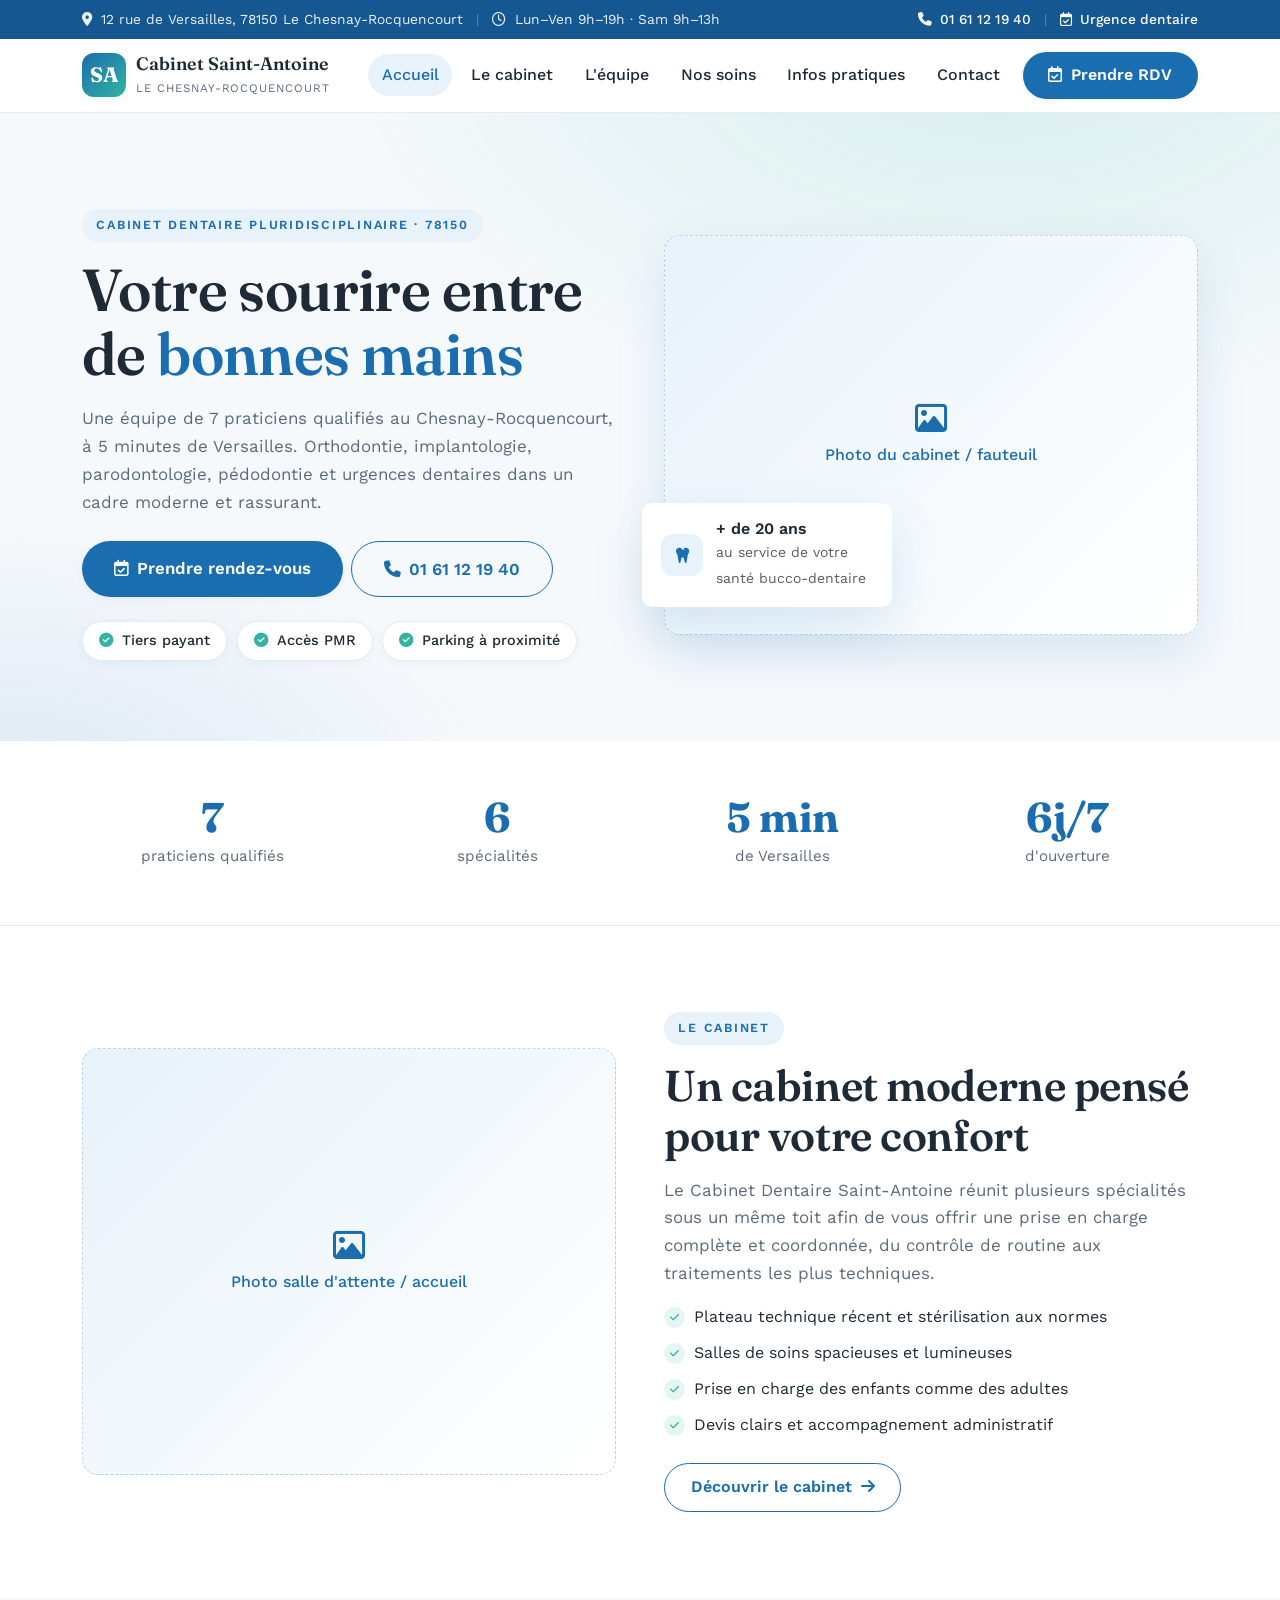
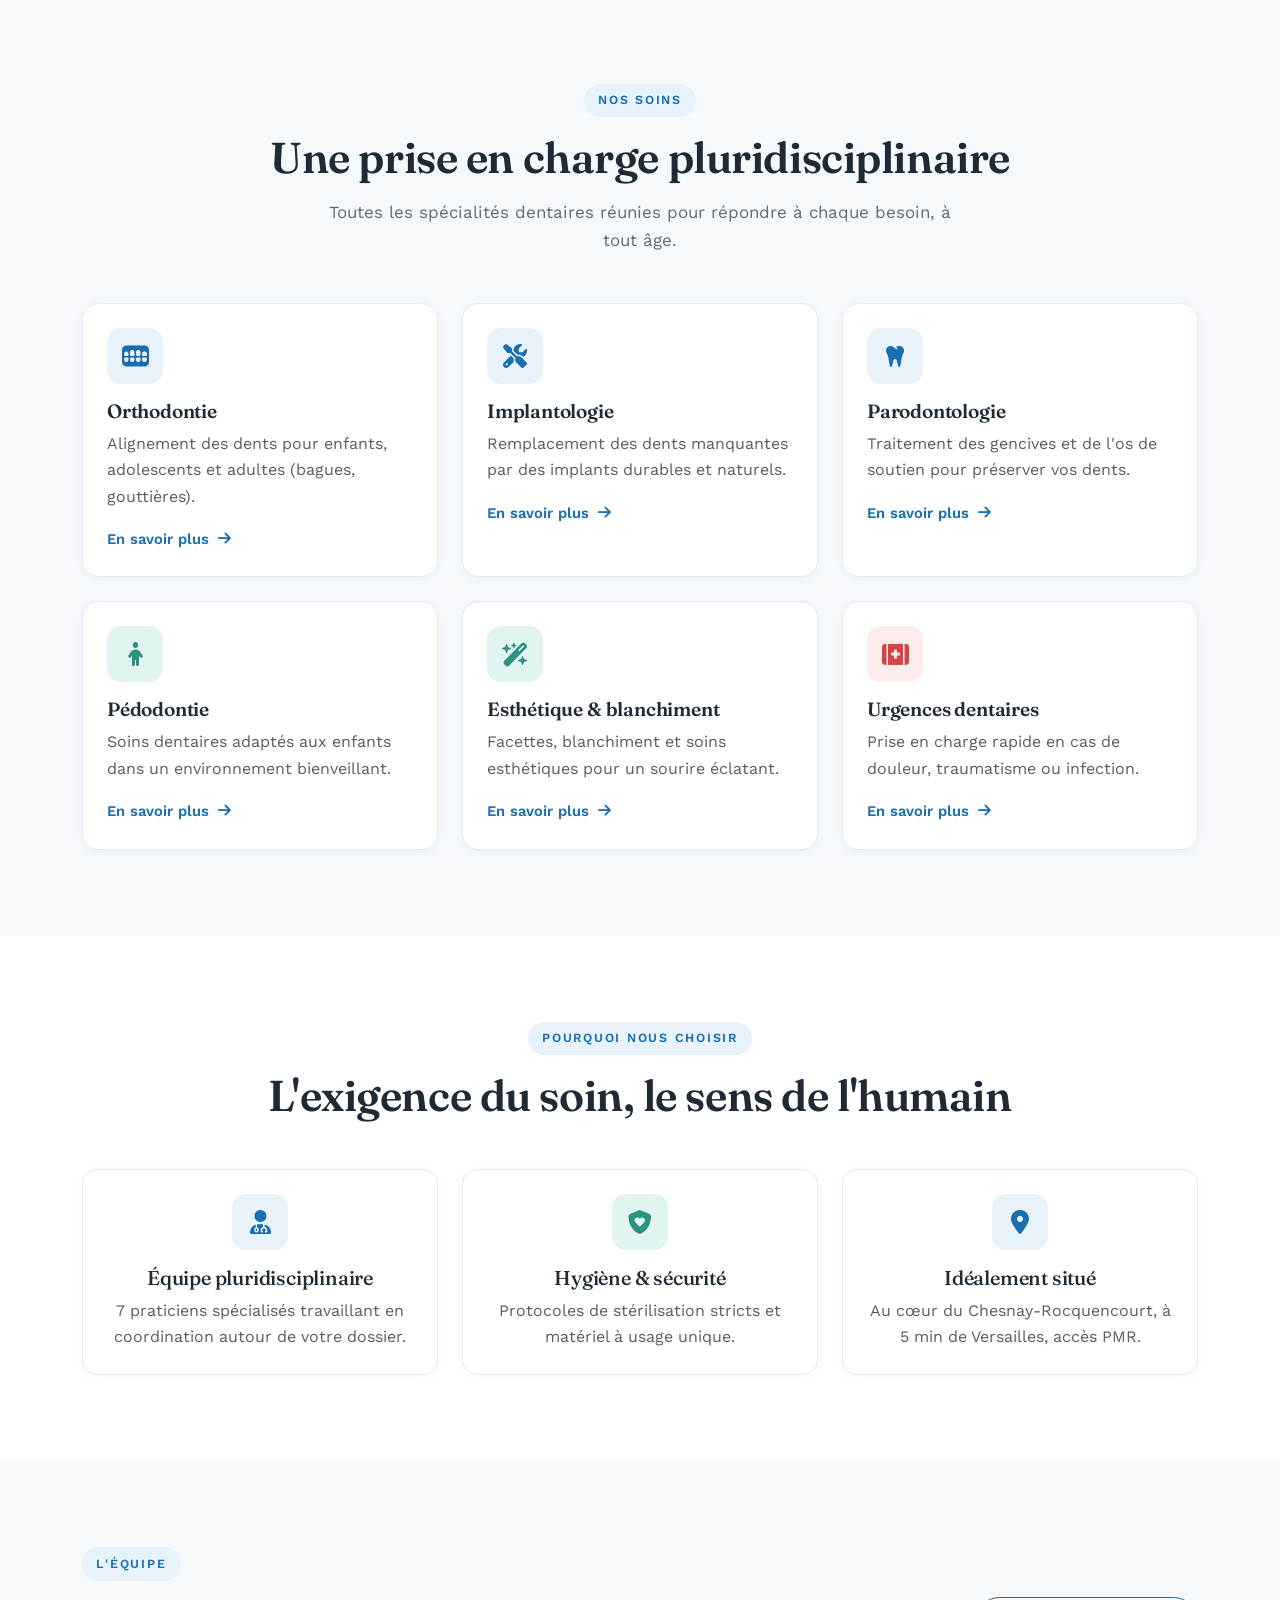
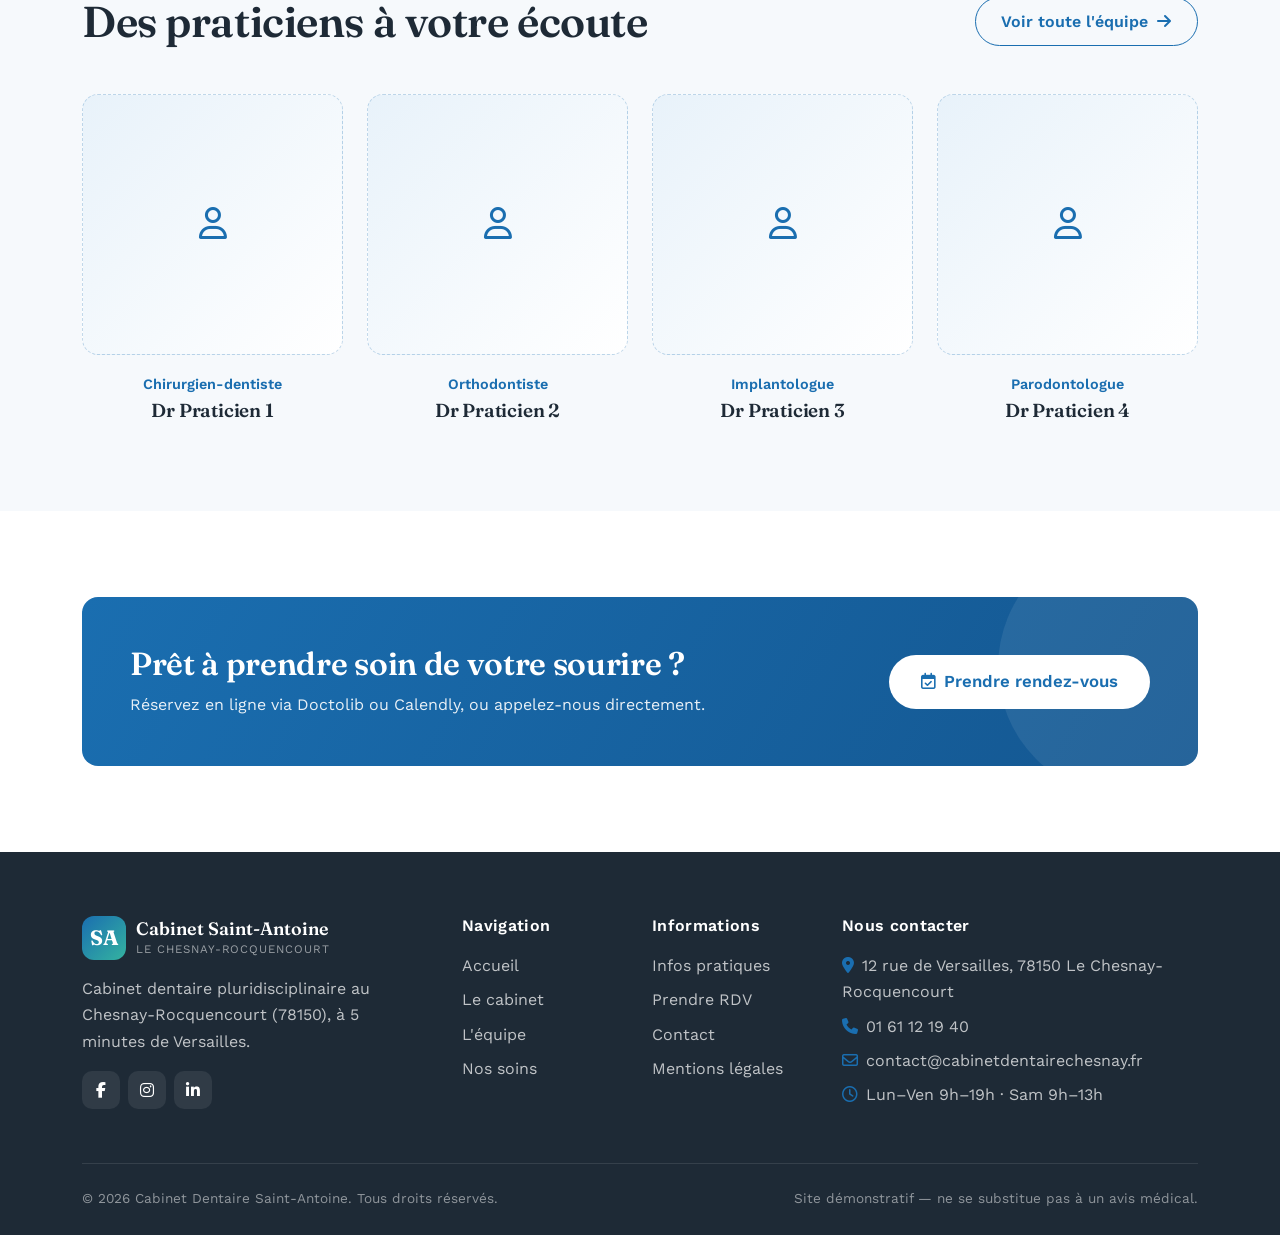
<file: index.html>
<!DOCTYPE html>
<html lang="fr">
<head>
  <meta charset="UTF-8">
  <meta name="viewport" content="width=device-width, initial-scale=1.0">
  <title>Cabinet Dentaire Le Chesnay | Dentiste Saint-Antoine (78150)</title>
  <meta name="description" content="Cabinet dentaire pluridisciplinaire au Chesnay-Rocquencourt (78150). Orthodontie, implants, urgences, pédodontie. 7 praticiens qualifiés. Prenez RDV au 01 61 12 19 40. À 5 min de Versailles.">
  <meta name="theme-color" content="#1a6eb0">

  <!-- Bootstrap 5 -->
  <link href="https://cdn.jsdelivr.net/npm/bootstrap@5.3.3/dist/css/bootstrap.min.css" rel="stylesheet">
  <!-- Font Awesome -->
  <link rel="stylesheet" href="https://cdnjs.cloudflare.com/ajax/libs/font-awesome/6.5.2/css/all.min.css">
  <!-- Fonts -->
  <link rel="preconnect" href="https://fonts.googleapis.com">
  <link rel="preconnect" href="https://fonts.gstatic.com" crossorigin>
  <link href="https://fonts.googleapis.com/css2?family=Fraunces:opsz,wght@9..144,400;9..144,500;9..144,600;9..144,700&family=Work+Sans:wght@400;500;600&display=swap" rel="stylesheet">
  <link href="css/style.css" rel="stylesheet">
</head>
<body>

  <!-- ===== Topbar ===== -->
  <div class="topbar d-none d-lg-block">
    <div class="container d-flex justify-content-between align-items-center py-2">
      <div>
        <i class="fa-solid fa-location-dot me-1"></i> 12 rue de Versailles, 78150 Le Chesnay-Rocquencourt
        <span class="sep mx-2">|</span>
        <i class="fa-regular fa-clock me-1"></i> Lun–Ven 9h–19h · Sam 9h–13h
      </div>
      <div>
        <a href="tel:0161121940"><i class="fa-solid fa-phone me-1"></i> 01 61 12 19 40</a>
        <span class="sep mx-2">|</span>
        <a href="rendez-vous.html"><i class="fa-regular fa-calendar-check me-1"></i> Urgence dentaire</a>
      </div>
    </div>
  </div>

  <!-- ===== Navbar ===== -->
  <nav class="navbar navbar-expand-lg sticky-top">
    <div class="container">
      <a class="navbar-brand" href="index.html">
        <span class="brand-mark">SA</span>
        <span class="brand-text">
          <span class="name d-block">Cabinet Saint-Antoine</span>
          <span class="sub">Le Chesnay-Rocquencourt</span>
        </span>
      </a>
      <button class="navbar-toggler border-0" type="button" data-bs-toggle="collapse" data-bs-target="#nav">
        <span class="navbar-toggler-icon"></span>
      </button>
      <div class="collapse navbar-collapse" id="nav">
        <ul class="navbar-nav ms-auto align-items-lg-center">
          <li class="nav-item"><a class="nav-link" href="index.html">Accueil</a></li>
          <li class="nav-item"><a class="nav-link" href="cabinet.html">Le cabinet</a></li>
          <li class="nav-item"><a class="nav-link" href="equipe.html">L'équipe</a></li>
          <li class="nav-item"><a class="nav-link" href="soins.html">Nos soins</a></li>
          <li class="nav-item"><a class="nav-link" href="infos-pratiques.html">Infos pratiques</a></li>
          <li class="nav-item"><a class="nav-link" href="contact.html">Contact</a></li>
          <li class="nav-item"><a class="btn btn-primary-c" href="rendez-vous.html"><i class="fa-regular fa-calendar-check me-1"></i> Prendre RDV</a></li>
        </ul>
      </div>
    </div>
  </nav>

  <!-- ===== Hero ===== -->
  <header class="hero">
    <div class="container">
      <div class="row align-items-center g-5">
        <div class="col-lg-6 reveal">
          <span class="eyebrow">Cabinet dentaire pluridisciplinaire · 78150</span>
          <h1>Votre sourire entre de <span class="text-primary-c">bonnes mains</span></h1>
          <p class="lead-muted mb-4">
            Une équipe de 7 praticiens qualifiés au Chesnay-Rocquencourt, à 5 minutes de Versailles.
            Orthodontie, implantologie, parodontologie, pédodontie et urgences dentaires
            dans un cadre moderne et rassurant.
          </p>
          <div class="d-flex flex-wrap gap-2 mb-4">
            <a href="rendez-vous.html" class="btn btn-primary-c btn-lg-c"><i class="fa-regular fa-calendar-check me-2"></i>Prendre rendez-vous</a>
            <a href="tel:0161121940" class="btn btn-outline-c btn-lg-c"><i class="fa-solid fa-phone me-2"></i>01 61 12 19 40</a>
          </div>
          <div class="d-flex flex-wrap hero-badges">
            <span class="hero-badge"><i class="fa-solid fa-circle-check me-1"></i> Tiers payant</span>
            <span class="hero-badge"><i class="fa-solid fa-circle-check me-1"></i> Accès PMR</span>
            <span class="hero-badge"><i class="fa-solid fa-circle-check me-1"></i> Parking à proximité</span>
          </div>
        </div>
        <div class="col-lg-6 reveal">
          <div class="position-relative">
            <div class="hero-img img-ph" style="aspect-ratio:4/3;">
              <span><i class="fa-regular fa-image fa-2x d-block mb-2"></i>Photo du cabinet / fauteuil</span>
            </div>
            <div class="floating-card d-none d-md-flex">
              <span class="ic"><i class="fa-solid fa-tooth"></i></span>
              <div>
                <div class="fw-semibold" style="line-height:1.2;">+ de 20 ans</div>
                <small class="text-muted">au service de votre santé bucco-dentaire</small>
              </div>
            </div>
          </div>
        </div>
      </div>
    </div>
  </header>

  <!-- ===== Stats ===== -->
  <section class="section-sm border-bottom" style="border-color:var(--line)!important;">
    <div class="container">
      <div class="row text-center g-4">
        <div class="col-6 col-md-3 stat reveal"><div class="num">7</div><div class="label">praticiens qualifiés</div></div>
        <div class="col-6 col-md-3 stat reveal"><div class="num">6</div><div class="label">spécialités</div></div>
        <div class="col-6 col-md-3 stat reveal"><div class="num">5 min</div><div class="label">de Versailles</div></div>
        <div class="col-6 col-md-3 stat reveal"><div class="num">6j/7</div><div class="label">d'ouverture</div></div>
      </div>
    </div>
  </section>

  <!-- ===== Intro ===== -->
  <section class="section">
    <div class="container">
      <div class="row align-items-center g-5">
        <div class="col-lg-6 reveal order-lg-2">
          <span class="eyebrow">Le cabinet</span>
          <h2 class="section-title">Un cabinet moderne pensé pour votre confort</h2>
          <p class="lead-muted">
            Le Cabinet Dentaire Saint-Antoine réunit plusieurs spécialités sous un même toit afin de vous
            offrir une prise en charge complète et coordonnée, du contrôle de routine aux traitements les plus techniques.
          </p>
          <ul class="list-check mt-3">
            <li>Plateau technique récent et stérilisation aux normes</li>
            <li>Salles de soins spacieuses et lumineuses</li>
            <li>Prise en charge des enfants comme des adultes</li>
            <li>Devis clairs et accompagnement administratif</li>
          </ul>
          <a href="cabinet.html" class="btn btn-outline-c mt-2">Découvrir le cabinet <i class="fa-solid fa-arrow-right ms-1"></i></a>
        </div>
        <div class="col-lg-6 reveal order-lg-1">
          <div class="img-ph" style="aspect-ratio:5/4;border-radius:var(--radius);">
            <span><i class="fa-regular fa-image fa-2x d-block mb-2"></i>Photo salle d'attente / accueil</span>
          </div>
        </div>
      </div>
    </div>
  </section>

  <!-- ===== Services ===== -->
  <section class="section bg-soft">
    <div class="container">
      <div class="text-center mb-5 reveal">
        <span class="eyebrow">Nos soins</span>
        <h2 class="section-title">Une prise en charge pluridisciplinaire</h2>
        <p class="lead-muted mx-auto" style="max-width:640px;">Toutes les spécialités dentaires réunies pour répondre à chaque besoin, à tout âge.</p>
      </div>
      <div class="row g-4">
        <div class="col-md-6 col-lg-4 reveal">
          <a href="soins.html#orthodontie" class="service-card card-soft p-4">
            <div class="feature-icon"><i class="fa-solid fa-teeth"></i></div>
            <h3>Orthodontie</h3>
            <p class="text-muted">Alignement des dents pour enfants, adolescents et adultes (bagues, gouttières).</p>
            <span class="more">En savoir plus <i class="fa-solid fa-arrow-right ms-1"></i></span>
          </a>
        </div>
        <div class="col-md-6 col-lg-4 reveal">
          <a href="soins.html#implantologie" class="service-card card-soft p-4">
            <div class="feature-icon"><i class="fa-solid fa-screwdriver-wrench"></i></div>
            <h3>Implantologie</h3>
            <p class="text-muted">Remplacement des dents manquantes par des implants durables et naturels.</p>
            <span class="more">En savoir plus <i class="fa-solid fa-arrow-right ms-1"></i></span>
          </a>
        </div>
        <div class="col-md-6 col-lg-4 reveal">
          <a href="soins.html#parodontologie" class="service-card card-soft p-4">
            <div class="feature-icon"><i class="fa-solid fa-tooth"></i></div>
            <h3>Parodontologie</h3>
            <p class="text-muted">Traitement des gencives et de l'os de soutien pour préserver vos dents.</p>
            <span class="more">En savoir plus <i class="fa-solid fa-arrow-right ms-1"></i></span>
          </a>
        </div>
        <div class="col-md-6 col-lg-4 reveal">
          <a href="soins.html#pedodontie" class="service-card card-soft p-4">
            <div class="feature-icon alt"><i class="fa-solid fa-child"></i></div>
            <h3>Pédodontie</h3>
            <p class="text-muted">Soins dentaires adaptés aux enfants dans un environnement bienveillant.</p>
            <span class="more">En savoir plus <i class="fa-solid fa-arrow-right ms-1"></i></span>
          </a>
        </div>
        <div class="col-md-6 col-lg-4 reveal">
          <a href="soins.html#esthetique" class="service-card card-soft p-4">
            <div class="feature-icon alt"><i class="fa-solid fa-wand-magic-sparkles"></i></div>
            <h3>Esthétique &amp; blanchiment</h3>
            <p class="text-muted">Facettes, blanchiment et soins esthétiques pour un sourire éclatant.</p>
            <span class="more">En savoir plus <i class="fa-solid fa-arrow-right ms-1"></i></span>
          </a>
        </div>
        <div class="col-md-6 col-lg-4 reveal">
          <a href="soins.html#urgences" class="service-card card-soft p-4">
            <div class="feature-icon" style="background:#fdecec;color:#d64545;"><i class="fa-solid fa-kit-medical"></i></div>
            <h3>Urgences dentaires</h3>
            <p class="text-muted">Prise en charge rapide en cas de douleur, traumatisme ou infection.</p>
            <span class="more">En savoir plus <i class="fa-solid fa-arrow-right ms-1"></i></span>
          </a>
        </div>
      </div>
    </div>
  </section>

  <!-- ===== Why us ===== -->
  <section class="section">
    <div class="container">
      <div class="text-center mb-5 reveal">
        <span class="eyebrow">Pourquoi nous choisir</span>
        <h2 class="section-title">L'exigence du soin, le sens de l'humain</h2>
      </div>
      <div class="row g-4">
        <div class="col-md-4 reveal">
          <div class="card-soft p-4 text-center">
            <div class="feature-icon mx-auto"><i class="fa-solid fa-user-doctor"></i></div>
            <h3 class="h5">Équipe pluridisciplinaire</h3>
            <p class="text-muted mb-0">7 praticiens spécialisés travaillant en coordination autour de votre dossier.</p>
          </div>
        </div>
        <div class="col-md-4 reveal">
          <div class="card-soft p-4 text-center">
            <div class="feature-icon mx-auto alt"><i class="fa-solid fa-shield-heart"></i></div>
            <h3 class="h5">Hygiène &amp; sécurité</h3>
            <p class="text-muted mb-0">Protocoles de stérilisation stricts et matériel à usage unique.</p>
          </div>
        </div>
        <div class="col-md-4 reveal">
          <div class="card-soft p-4 text-center">
            <div class="feature-icon mx-auto"><i class="fa-solid fa-location-dot"></i></div>
            <h3 class="h5">Idéalement situé</h3>
            <p class="text-muted mb-0">Au cœur du Chesnay-Rocquencourt, à 5 min de Versailles, accès PMR.</p>
          </div>
        </div>
      </div>
    </div>
  </section>

  <!-- ===== Team teaser ===== -->
  <section class="section bg-soft">
    <div class="container">
      <div class="d-flex flex-wrap justify-content-between align-items-end mb-5 gap-3 reveal">
        <div>
          <span class="eyebrow">L'équipe</span>
          <h2 class="section-title mb-0">Des praticiens à votre écoute</h2>
        </div>
        <a href="equipe.html" class="btn btn-outline-c">Voir toute l'équipe <i class="fa-solid fa-arrow-right ms-1"></i></a>
      </div>
      <div class="row g-4">
        <div class="col-6 col-lg-3 reveal team-card text-center">
          <div class="photo img-ph"><span><i class="fa-regular fa-user fa-2x"></i></span></div>
          <span class="role">Chirurgien-dentiste</span>
          <h3>Dr Praticien 1</h3>
        </div>
        <div class="col-6 col-lg-3 reveal team-card text-center">
          <div class="photo img-ph"><span><i class="fa-regular fa-user fa-2x"></i></span></div>
          <span class="role">Orthodontiste</span>
          <h3>Dr Praticien 2</h3>
        </div>
        <div class="col-6 col-lg-3 reveal team-card text-center">
          <div class="photo img-ph"><span><i class="fa-regular fa-user fa-2x"></i></span></div>
          <span class="role">Implantologue</span>
          <h3>Dr Praticien 3</h3>
        </div>
        <div class="col-6 col-lg-3 reveal team-card text-center">
          <div class="photo img-ph"><span><i class="fa-regular fa-user fa-2x"></i></span></div>
          <span class="role">Parodontologue</span>
          <h3>Dr Praticien 4</h3>
        </div>
      </div>
    </div>
  </section>

  <!-- ===== CTA ===== -->
  <section class="section">
    <div class="container">
      <div class="cta-band reveal">
        <div class="row align-items-center position-relative" style="z-index:1;">
          <div class="col-lg-8">
            <h2 class="mb-2">Prêt à prendre soin de votre sourire ?</h2>
            <p class="mb-lg-0" style="color:rgba(255,255,255,.9);">Réservez en ligne via Doctolib ou Calendly, ou appelez-nous directement.</p>
          </div>
          <div class="col-lg-4 text-lg-end">
            <a href="rendez-vous.html" class="btn btn-light-c btn-lg-c"><i class="fa-regular fa-calendar-check me-2"></i>Prendre rendez-vous</a>
          </div>
        </div>
      </div>
    </div>
  </section>

  <!-- ===== Footer (shared) ===== -->
  <footer class="footer">
    <div class="container">
      <div class="row g-4">
        <div class="col-lg-4">
          <a class="navbar-brand mb-3" href="index.html">
            <span class="brand-mark">SA</span>
            <span class="brand-text">
              <span class="name d-block text-white">Cabinet Saint-Antoine</span>
              <span class="sub" style="color:rgba(255,255,255,.55);">Le Chesnay-Rocquencourt</span>
            </span>
          </a>
          <p class="mt-3" style="max-width:320px;">Cabinet dentaire pluridisciplinaire au Chesnay-Rocquencourt (78150), à 5 minutes de Versailles.</p>
          <div class="social d-flex gap-2 mt-3">
            <a href="#" aria-label="Facebook"><i class="fa-brands fa-facebook-f"></i></a>
            <a href="#" aria-label="Instagram"><i class="fa-brands fa-instagram"></i></a>
            <a href="#" aria-label="LinkedIn"><i class="fa-brands fa-linkedin-in"></i></a>
          </div>
        </div>
        <div class="col-6 col-lg-2">
          <h5>Navigation</h5>
          <ul class="list-unstyled d-grid gap-2">
            <li><a href="index.html">Accueil</a></li>
            <li><a href="cabinet.html">Le cabinet</a></li>
            <li><a href="equipe.html">L'équipe</a></li>
            <li><a href="soins.html">Nos soins</a></li>
          </ul>
        </div>
        <div class="col-6 col-lg-2">
          <h5>Informations</h5>
          <ul class="list-unstyled d-grid gap-2">
            <li><a href="infos-pratiques.html">Infos pratiques</a></li>
            <li><a href="rendez-vous.html">Prendre RDV</a></li>
            <li><a href="contact.html">Contact</a></li>
            <li><a href="mentions-legales.html">Mentions légales</a></li>
          </ul>
        </div>
        <div class="col-lg-4">
          <h5>Nous contacter</h5>
          <ul class="list-unstyled d-grid gap-2">
            <li><i class="fa-solid fa-location-dot me-2 text-primary-c"></i>12 rue de Versailles, 78150 Le Chesnay-Rocquencourt</li>
            <li><i class="fa-solid fa-phone me-2 text-primary-c"></i><a href="tel:0161121940">01 61 12 19 40</a></li>
            <li><i class="fa-regular fa-envelope me-2 text-primary-c"></i><a href="mailto:contact@cabinetdentairechesnay.fr">contact@cabinetdentairechesnay.fr</a></li>
            <li><i class="fa-regular fa-clock me-2 text-primary-c"></i>Lun–Ven 9h–19h · Sam 9h–13h</li>
          </ul>
        </div>
      </div>
      <div class="footer-bottom d-flex flex-wrap justify-content-between gap-2">
        <span>© <span data-year>2026</span> Cabinet Dentaire Saint-Antoine. Tous droits réservés.</span>
        <span>Site démonstratif — ne se substitue pas à un avis médical.</span>
      </div>
    </div>
  </footer>

  <!-- sticky mobile CTA -->
  <a href="rendez-vous.html" class="btn btn-primary-c btn-lg-c mobile-rdv shadow"><i class="fa-regular fa-calendar-check me-2"></i>Prendre rendez-vous</a>

  <script src="https://cdn.jsdelivr.net/npm/bootstrap@5.3.3/dist/js/bootstrap.bundle.min.js"></script>
  <script src="js/main.js"></script>
</body>
</html>
</file>
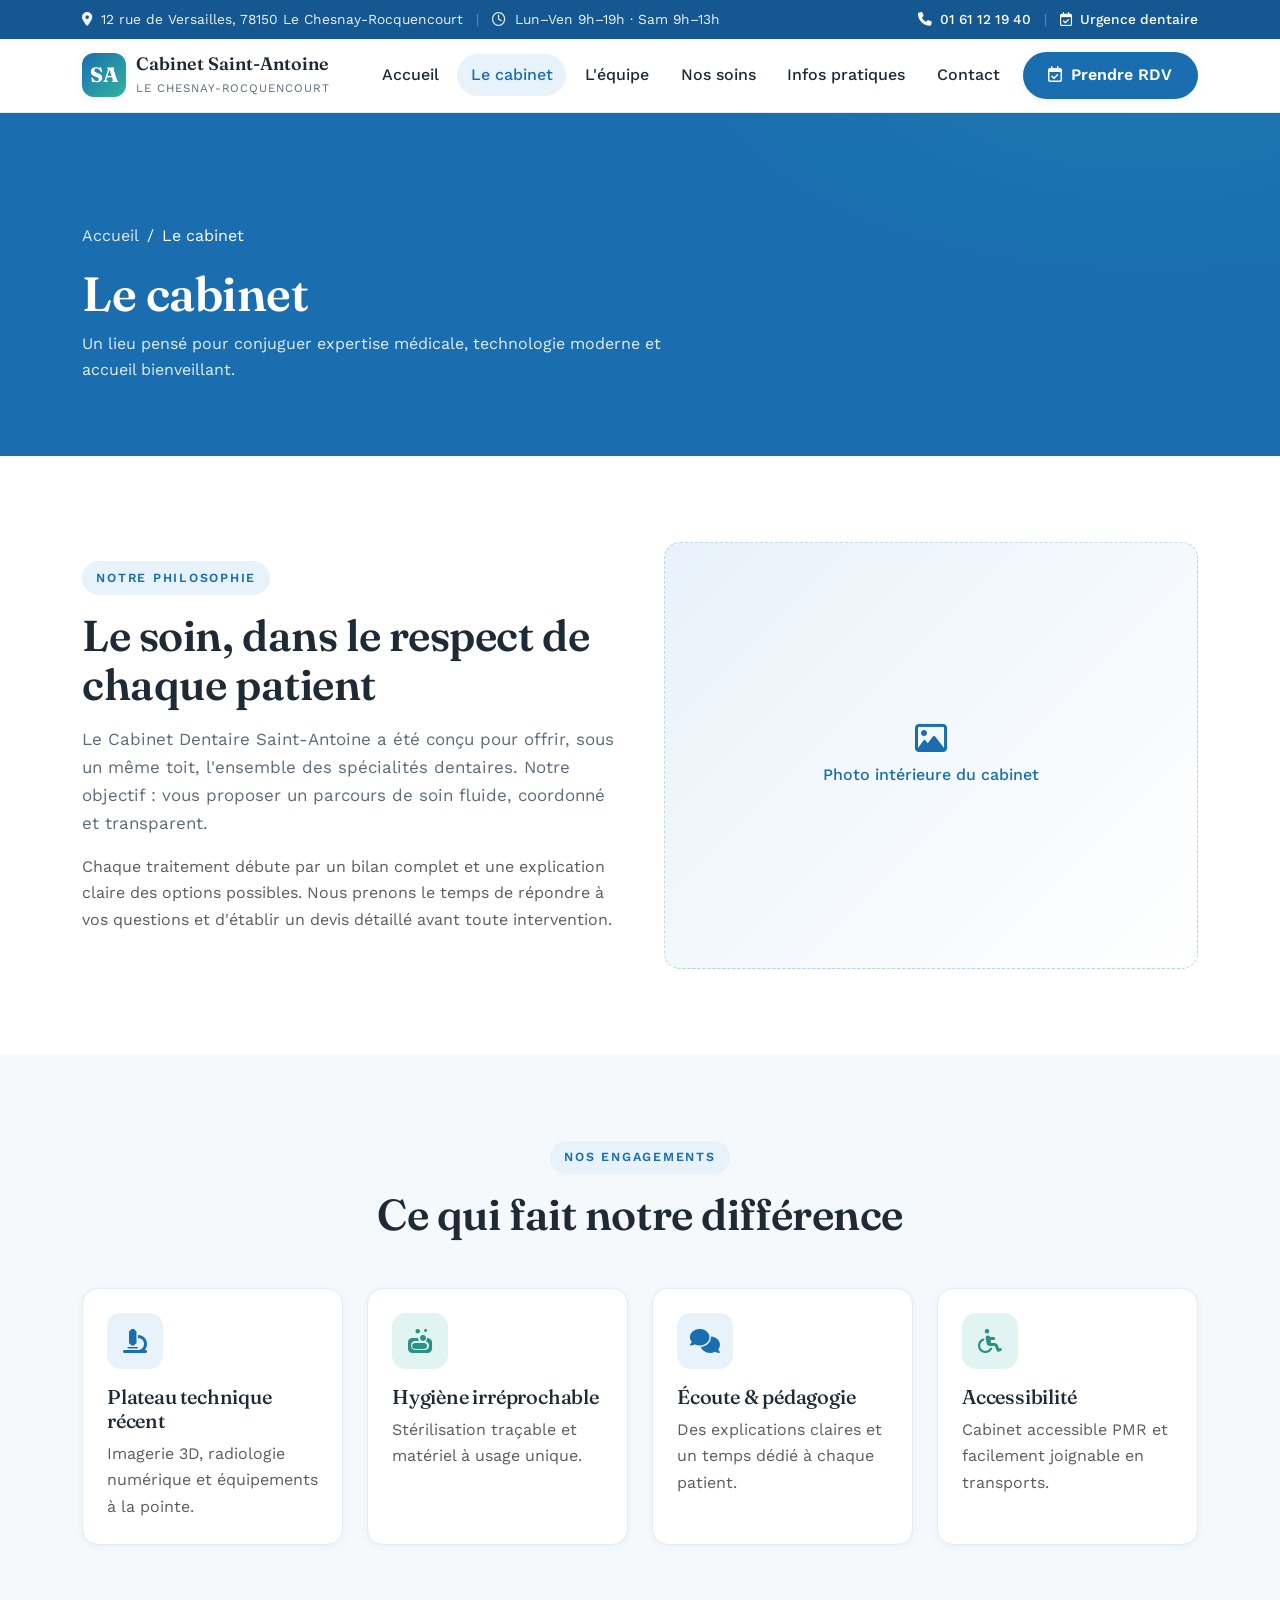
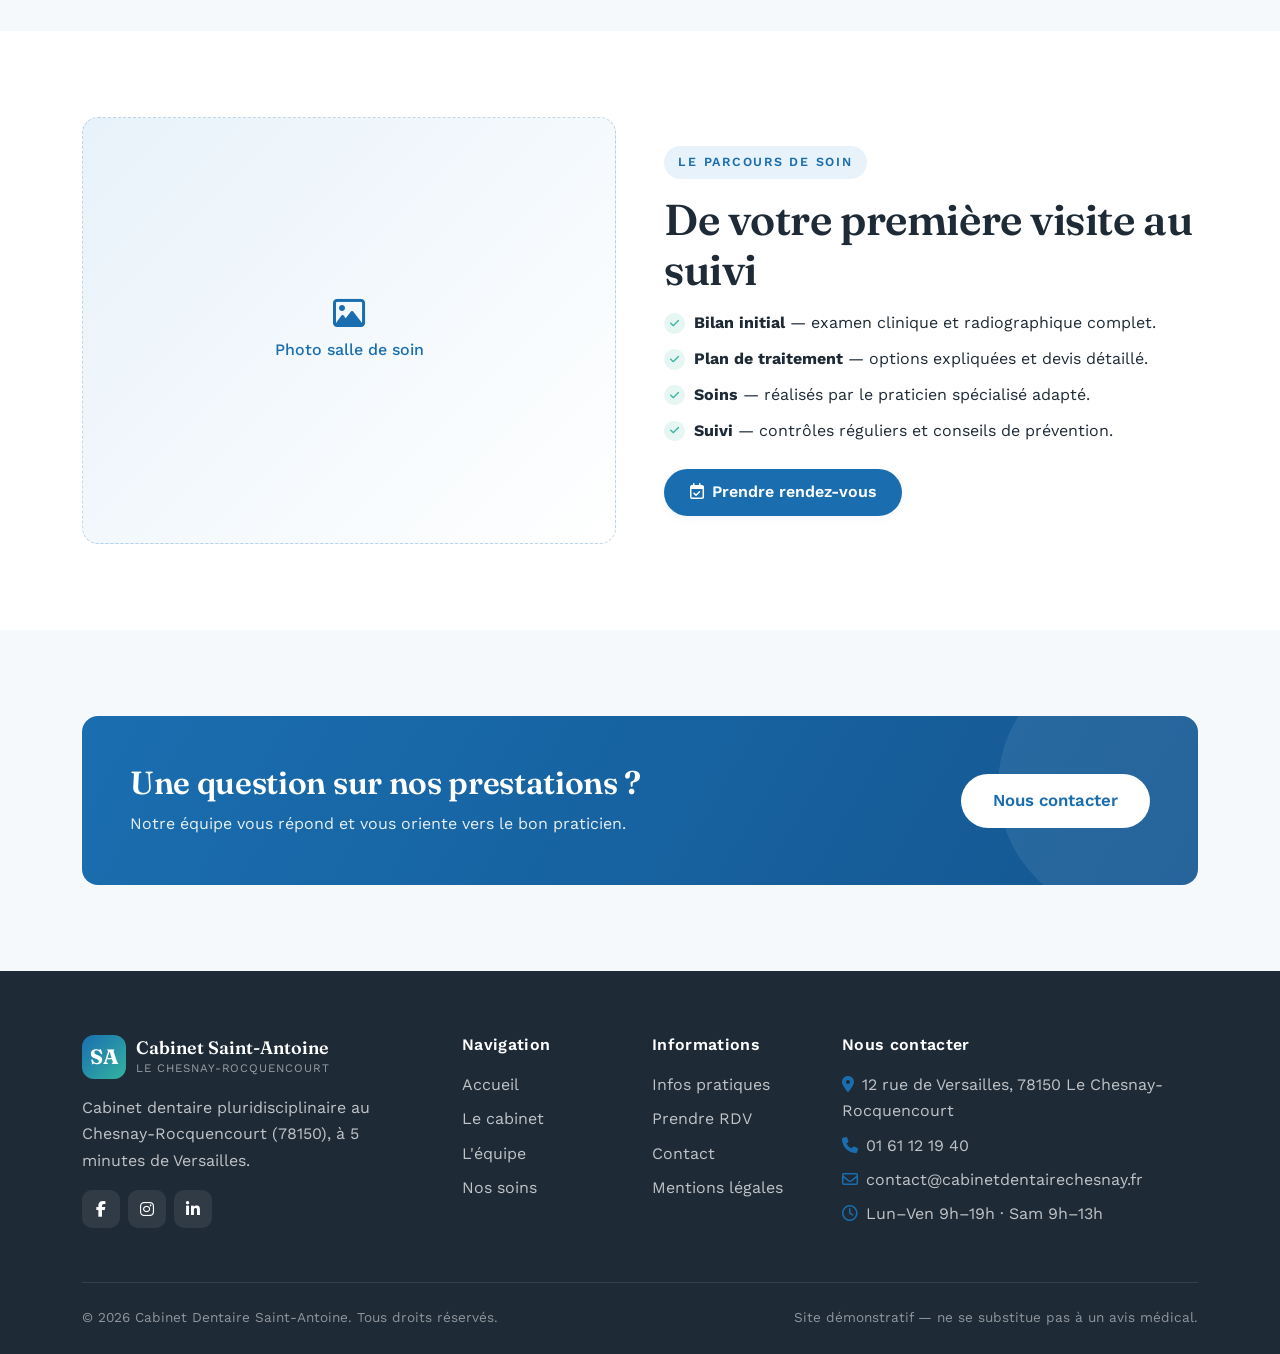
<file: cabinet.html>
<!DOCTYPE html>
<html lang="fr">
<head>
  <meta charset="UTF-8">
  <meta name="viewport" content="width=device-width, initial-scale=1.0">
  <title>Le cabinet | Cabinet Dentaire Saint-Antoine Le Chesnay (78150)</title>
  <meta name="description" content="Découvrez le Cabinet Dentaire Saint-Antoine au Chesnay-Rocquencourt : plateau technique moderne, équipe pluridisciplinaire et accueil chaleureux à 5 min de Versailles.">
  <meta name="theme-color" content="#1a6eb0">
  <link href="https://cdn.jsdelivr.net/npm/bootstrap@5.3.3/dist/css/bootstrap.min.css" rel="stylesheet">
  <link rel="stylesheet" href="https://cdnjs.cloudflare.com/ajax/libs/font-awesome/6.5.2/css/all.min.css">
  <link rel="preconnect" href="https://fonts.googleapis.com">
  <link rel="preconnect" href="https://fonts.gstatic.com" crossorigin>
  <link href="https://fonts.googleapis.com/css2?family=Fraunces:opsz,wght@9..144,400;9..144,500;9..144,600;9..144,700&family=Work+Sans:wght@400;500;600&display=swap" rel="stylesheet">
  <link href="css/style.css" rel="stylesheet">
</head>
<body>
  <div class="topbar d-none d-lg-block">
    <div class="container d-flex justify-content-between align-items-center py-2">
      <div><i class="fa-solid fa-location-dot me-1"></i> 12 rue de Versailles, 78150 Le Chesnay-Rocquencourt <span class="sep mx-2">|</span> <i class="fa-regular fa-clock me-1"></i> Lun–Ven 9h–19h · Sam 9h–13h</div>
      <div><a href="tel:0161121940"><i class="fa-solid fa-phone me-1"></i> 01 61 12 19 40</a> <span class="sep mx-2">|</span> <a href="rendez-vous.html"><i class="fa-regular fa-calendar-check me-1"></i> Urgence dentaire</a></div>
    </div>
  </div>

  <nav class="navbar navbar-expand-lg sticky-top">
    <div class="container">
      <a class="navbar-brand" href="index.html"><span class="brand-mark">SA</span><span class="brand-text"><span class="name d-block">Cabinet Saint-Antoine</span><span class="sub">Le Chesnay-Rocquencourt</span></span></a>
      <button class="navbar-toggler border-0" type="button" data-bs-toggle="collapse" data-bs-target="#nav"><span class="navbar-toggler-icon"></span></button>
      <div class="collapse navbar-collapse" id="nav">
        <ul class="navbar-nav ms-auto align-items-lg-center">
          <li class="nav-item"><a class="nav-link" href="index.html">Accueil</a></li>
          <li class="nav-item"><a class="nav-link" href="cabinet.html">Le cabinet</a></li>
          <li class="nav-item"><a class="nav-link" href="equipe.html">L'équipe</a></li>
          <li class="nav-item"><a class="nav-link" href="soins.html">Nos soins</a></li>
          <li class="nav-item"><a class="nav-link" href="infos-pratiques.html">Infos pratiques</a></li>
          <li class="nav-item"><a class="nav-link" href="contact.html">Contact</a></li>
          <li class="nav-item"><a class="btn btn-primary-c" href="rendez-vous.html"><i class="fa-regular fa-calendar-check me-1"></i> Prendre RDV</a></li>
        </ul>
      </div>
    </div>
  </nav>

  <section class="page-head">
    <div class="container">
      <nav class="breadcrumb mb-3"><a href="index.html">Accueil</a><span class="mx-2">/</span><span class="active">Le cabinet</span></nav>
      <h1>Le cabinet</h1>
      <p class="mt-2">Un lieu pensé pour conjuguer expertise médicale, technologie moderne et accueil bienveillant.</p>
    </div>
  </section>

  <section class="section">
    <div class="container">
      <div class="row align-items-center g-5">
        <div class="col-lg-6 reveal">
          <span class="eyebrow">Notre philosophie</span>
          <h2 class="section-title">Le soin, dans le respect de chaque patient</h2>
          <p class="lead-muted">Le Cabinet Dentaire Saint-Antoine a été conçu pour offrir, sous un même toit, l'ensemble des spécialités dentaires. Notre objectif : vous proposer un parcours de soin fluide, coordonné et transparent.</p>
          <p class="text-muted">Chaque traitement débute par un bilan complet et une explication claire des options possibles. Nous prenons le temps de répondre à vos questions et d'établir un devis détaillé avant toute intervention.</p>
        </div>
        <div class="col-lg-6 reveal">
          <div class="img-ph" style="aspect-ratio:5/4;border-radius:var(--radius);"><span><i class="fa-regular fa-image fa-2x d-block mb-2"></i>Photo intérieure du cabinet</span></div>
        </div>
      </div>
    </div>
  </section>

  <section class="section bg-soft">
    <div class="container">
      <div class="text-center mb-5 reveal"><span class="eyebrow">Nos engagements</span><h2 class="section-title">Ce qui fait notre différence</h2></div>
      <div class="row g-4">
        <div class="col-md-6 col-lg-3 reveal"><div class="card-soft p-4 h-100"><div class="feature-icon"><i class="fa-solid fa-microscope"></i></div><h3 class="h5">Plateau technique récent</h3><p class="text-muted mb-0">Imagerie 3D, radiologie numérique et équipements à la pointe.</p></div></div>
        <div class="col-md-6 col-lg-3 reveal"><div class="card-soft p-4 h-100"><div class="feature-icon alt"><i class="fa-solid fa-soap"></i></div><h3 class="h5">Hygiène irréprochable</h3><p class="text-muted mb-0">Stérilisation traçable et matériel à usage unique.</p></div></div>
        <div class="col-md-6 col-lg-3 reveal"><div class="card-soft p-4 h-100"><div class="feature-icon"><i class="fa-solid fa-comments"></i></div><h3 class="h5">Écoute &amp; pédagogie</h3><p class="text-muted mb-0">Des explications claires et un temps dédié à chaque patient.</p></div></div>
        <div class="col-md-6 col-lg-3 reveal"><div class="card-soft p-4 h-100"><div class="feature-icon alt"><i class="fa-solid fa-wheelchair"></i></div><h3 class="h5">Accessibilité</h3><p class="text-muted mb-0">Cabinet accessible PMR et facilement joignable en transports.</p></div></div>
      </div>
    </div>
  </section>

  <section class="section">
    <div class="container">
      <div class="row align-items-center g-5">
        <div class="col-lg-6 reveal order-lg-2">
          <span class="eyebrow">Le parcours de soin</span>
          <h2 class="section-title">De votre première visite au suivi</h2>
          <ul class="list-check mt-3">
            <li><strong>Bilan initial</strong> — examen clinique et radiographique complet.</li>
            <li><strong>Plan de traitement</strong> — options expliquées et devis détaillé.</li>
            <li><strong>Soins</strong> — réalisés par le praticien spécialisé adapté.</li>
            <li><strong>Suivi</strong> — contrôles réguliers et conseils de prévention.</li>
          </ul>
          <a href="rendez-vous.html" class="btn btn-primary-c mt-2"><i class="fa-regular fa-calendar-check me-2"></i>Prendre rendez-vous</a>
        </div>
        <div class="col-lg-6 reveal order-lg-1">
          <div class="img-ph" style="aspect-ratio:5/4;border-radius:var(--radius);"><span><i class="fa-regular fa-image fa-2x d-block mb-2"></i>Photo salle de soin</span></div>
        </div>
      </div>
    </div>
  </section>

  <section class="section bg-soft">
    <div class="container"><div class="cta-band reveal"><div class="row align-items-center position-relative" style="z-index:1;"><div class="col-lg-8"><h2 class="mb-2">Une question sur nos prestations ?</h2><p class="mb-lg-0" style="color:rgba(255,255,255,.9);">Notre équipe vous répond et vous oriente vers le bon praticien.</p></div><div class="col-lg-4 text-lg-end"><a href="contact.html" class="btn btn-light-c btn-lg-c">Nous contacter</a></div></div></div></div>
  </section>

  <footer class="footer">
    <div class="container">
      <div class="row g-4">
        <div class="col-lg-4">
          <a class="navbar-brand mb-3" href="index.html">
            <span class="brand-mark">SA</span>
            <span class="brand-text">
              <span class="name d-block text-white">Cabinet Saint-Antoine</span>
              <span class="sub" style="color:rgba(255,255,255,.55);">Le Chesnay-Rocquencourt</span>
            </span>
          </a>
          <p class="mt-3" style="max-width:320px;">Cabinet dentaire pluridisciplinaire au Chesnay-Rocquencourt (78150), à 5 minutes de Versailles.</p>
          <div class="social d-flex gap-2 mt-3">
            <a href="#" aria-label="Facebook"><i class="fa-brands fa-facebook-f"></i></a>
            <a href="#" aria-label="Instagram"><i class="fa-brands fa-instagram"></i></a>
            <a href="#" aria-label="LinkedIn"><i class="fa-brands fa-linkedin-in"></i></a>
          </div>
        </div>
        <div class="col-6 col-lg-2">
          <h5>Navigation</h5>
          <ul class="list-unstyled d-grid gap-2">
            <li><a href="index.html">Accueil</a></li>
            <li><a href="cabinet.html">Le cabinet</a></li>
            <li><a href="equipe.html">L'équipe</a></li>
            <li><a href="soins.html">Nos soins</a></li>
          </ul>
        </div>
        <div class="col-6 col-lg-2">
          <h5>Informations</h5>
          <ul class="list-unstyled d-grid gap-2">
            <li><a href="infos-pratiques.html">Infos pratiques</a></li>
            <li><a href="rendez-vous.html">Prendre RDV</a></li>
            <li><a href="contact.html">Contact</a></li>
            <li><a href="mentions-legales.html">Mentions légales</a></li>
          </ul>
        </div>
        <div class="col-lg-4">
          <h5>Nous contacter</h5>
          <ul class="list-unstyled d-grid gap-2">
            <li><i class="fa-solid fa-location-dot me-2 text-primary-c"></i>12 rue de Versailles, 78150 Le Chesnay-Rocquencourt</li>
            <li><i class="fa-solid fa-phone me-2 text-primary-c"></i><a href="tel:0161121940">01 61 12 19 40</a></li>
            <li><i class="fa-regular fa-envelope me-2 text-primary-c"></i><a href="mailto:contact@cabinetdentairechesnay.fr">contact@cabinetdentairechesnay.fr</a></li>
            <li><i class="fa-regular fa-clock me-2 text-primary-c"></i>Lun–Ven 9h–19h · Sam 9h–13h</li>
          </ul>
        </div>
      </div>
      <div class="footer-bottom d-flex flex-wrap justify-content-between gap-2">
        <span>© <span data-year>2026</span> Cabinet Dentaire Saint-Antoine. Tous droits réservés.</span>
        <span>Site démonstratif — ne se substitue pas à un avis médical.</span>
      </div>
    </div>
  </footer>

  <a href="rendez-vous.html" class="btn btn-primary-c btn-lg-c mobile-rdv shadow"><i class="fa-regular fa-calendar-check me-2"></i>Prendre rendez-vous</a>
  <script src="https://cdn.jsdelivr.net/npm/bootstrap@5.3.3/dist/js/bootstrap.bundle.min.js"></script>
  <script src="js/main.js"></script>
</body>
</html>
</file>
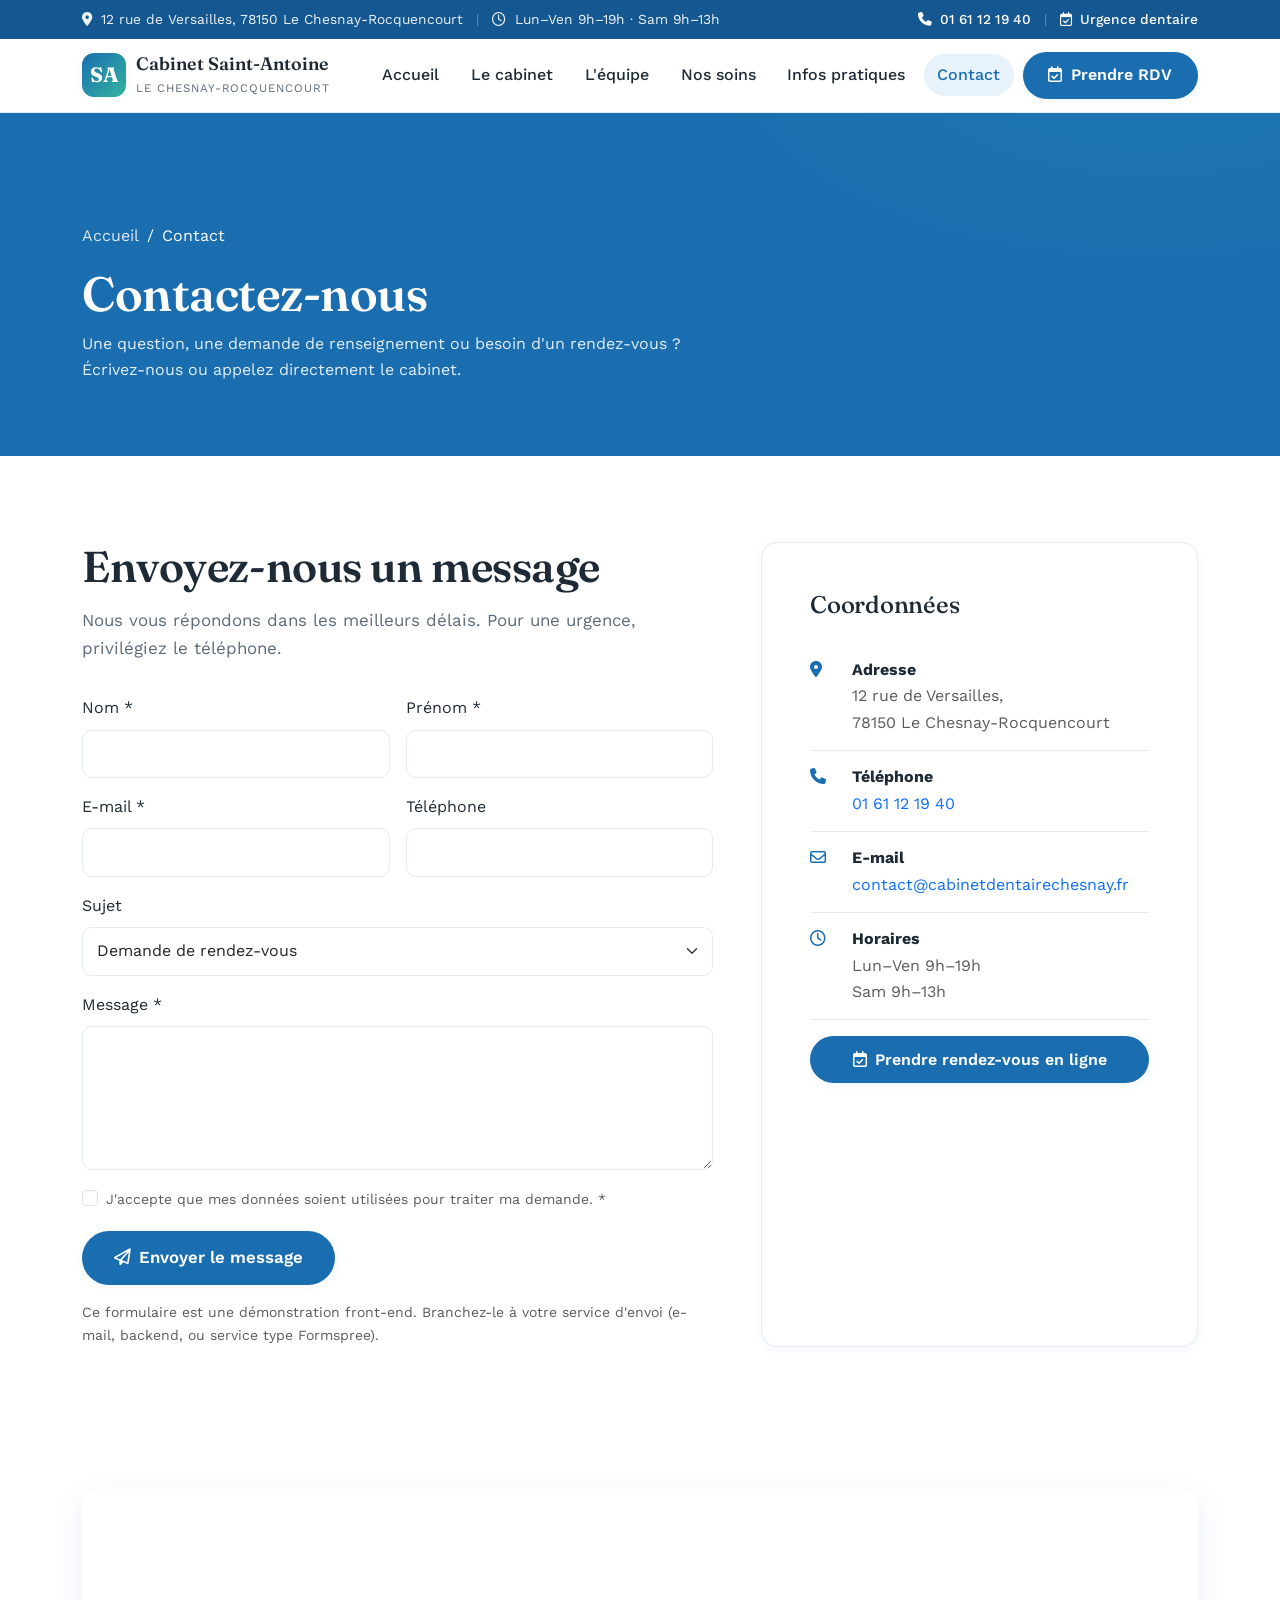
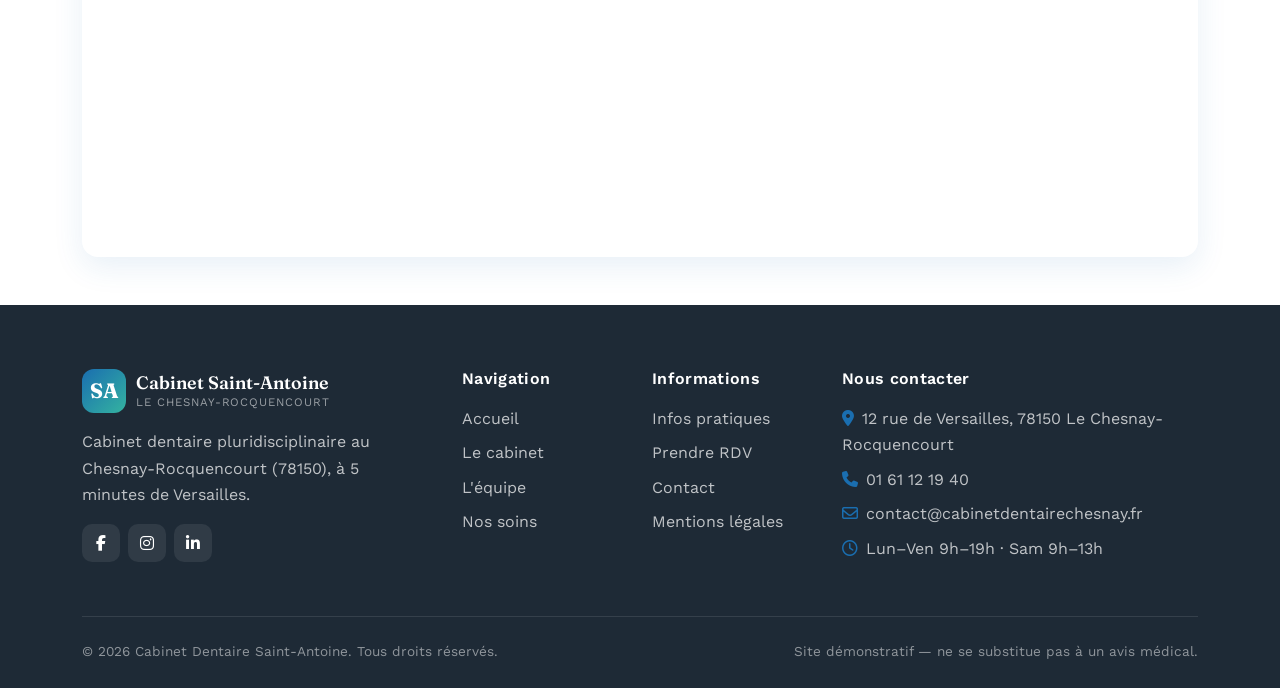
<file: contact.html>
<!DOCTYPE html>
<html lang="fr">
<head>
  <meta charset="UTF-8">
  <meta name="viewport" content="width=device-width, initial-scale=1.0">
  <title>Contact | Cabinet Dentaire Saint-Antoine Le Chesnay (78150)</title>
  <meta name="description" content="Contactez le Cabinet Dentaire Saint-Antoine au Chesnay-Rocquencourt : formulaire, téléphone 01 61 12 19 40, e-mail et plan d'accès.">
  <meta name="theme-color" content="#1a6eb0">
  <link href="https://cdn.jsdelivr.net/npm/bootstrap@5.3.3/dist/css/bootstrap.min.css" rel="stylesheet">
  <link rel="stylesheet" href="https://cdnjs.cloudflare.com/ajax/libs/font-awesome/6.5.2/css/all.min.css">
  <link rel="preconnect" href="https://fonts.googleapis.com">
  <link rel="preconnect" href="https://fonts.gstatic.com" crossorigin>
  <link href="https://fonts.googleapis.com/css2?family=Fraunces:opsz,wght@9..144,400;9..144,500;9..144,600;9..144,700&family=Work+Sans:wght@400;500;600&display=swap" rel="stylesheet">
  <link href="css/style.css" rel="stylesheet">
  
</head>
<body>
  <div class="topbar d-none d-lg-block">
    <div class="container d-flex justify-content-between align-items-center py-2">
      <div><i class="fa-solid fa-location-dot me-1"></i> 12 rue de Versailles, 78150 Le Chesnay-Rocquencourt <span class="sep mx-2">|</span> <i class="fa-regular fa-clock me-1"></i> Lun–Ven 9h–19h · Sam 9h–13h</div>
      <div><a href="tel:0161121940"><i class="fa-solid fa-phone me-1"></i> 01 61 12 19 40</a> <span class="sep mx-2">|</span> <a href="rendez-vous.html"><i class="fa-regular fa-calendar-check me-1"></i> Urgence dentaire</a></div>
    </div>
  </div>
  <nav class="navbar navbar-expand-lg sticky-top">
    <div class="container">
      <a class="navbar-brand" href="index.html"><span class="brand-mark">SA</span><span class="brand-text"><span class="name d-block">Cabinet Saint-Antoine</span><span class="sub">Le Chesnay-Rocquencourt</span></span></a>
      <button class="navbar-toggler border-0" type="button" data-bs-toggle="collapse" data-bs-target="#nav"><span class="navbar-toggler-icon"></span></button>
      <div class="collapse navbar-collapse" id="nav">
        <ul class="navbar-nav ms-auto align-items-lg-center">
          <li class="nav-item"><a class="nav-link" href="index.html">Accueil</a></li>
          <li class="nav-item"><a class="nav-link" href="cabinet.html">Le cabinet</a></li>
          <li class="nav-item"><a class="nav-link" href="equipe.html">L'équipe</a></li>
          <li class="nav-item"><a class="nav-link" href="soins.html">Nos soins</a></li>
          <li class="nav-item"><a class="nav-link" href="infos-pratiques.html">Infos pratiques</a></li>
          <li class="nav-item"><a class="nav-link" href="contact.html">Contact</a></li>
          <li class="nav-item"><a class="btn btn-primary-c" href="rendez-vous.html"><i class="fa-regular fa-calendar-check me-1"></i> Prendre RDV</a></li>
        </ul>
      </div>
    </div>
  </nav>
  <section class="page-head">
    <div class="container">
      <nav class="breadcrumb mb-3"><a href="index.html">Accueil</a><span class="mx-2">/</span><span class="active">Contact</span></nav>
      <h1>Contactez-nous</h1>
      <p class="mt-2">Une question, une demande de renseignement ou besoin d'un rendez-vous ? Écrivez-nous ou appelez directement le cabinet.</p>
    </div>
  </section>

  <section class="section">
    <div class="container">
      <div class="row g-5">
        <div class="col-lg-7 reveal">
          <h2 class="section-title">Envoyez-nous un message</h2>
          <p class="lead-muted">Nous vous répondons dans les meilleurs délais. Pour une urgence, privilégiez le téléphone.</p>
          <div id="formAlert" class="alert alert-success d-none mt-3"><i class="fa-solid fa-circle-check me-2"></i>Merci, votre message a bien été envoyé. Nous vous recontacterons rapidement.</div>
          <form id="contactForm" class="row g-3 mt-2 needs-validation" novalidate>
            <div class="col-md-6"><label class="form-label">Nom *</label><input type="text" class="form-control" required><div class="invalid-feedback">Merci d'indiquer votre nom.</div></div>
            <div class="col-md-6"><label class="form-label">Prénom *</label><input type="text" class="form-control" required><div class="invalid-feedback">Merci d'indiquer votre prénom.</div></div>
            <div class="col-md-6"><label class="form-label">E-mail *</label><input type="email" class="form-control" required><div class="invalid-feedback">Adresse e-mail invalide.</div></div>
            <div class="col-md-6"><label class="form-label">Téléphone</label><input type="tel" class="form-control"></div>
            <div class="col-12"><label class="form-label">Sujet</label>
              <select class="form-select"><option>Demande de rendez-vous</option><option>Renseignement général</option><option>Urgence dentaire</option><option>Devis / facturation</option><option>Autre</option></select>
            </div>
            <div class="col-12"><label class="form-label">Message *</label><textarea class="form-control" rows="5" required></textarea><div class="invalid-feedback">Merci d'écrire votre message.</div></div>
            <div class="col-12"><div class="form-check"><input class="form-check-input" type="checkbox" id="consent" required><label class="form-check-label small text-muted" for="consent">J'accepte que mes données soient utilisées pour traiter ma demande. *</label><div class="invalid-feedback">Consentement requis.</div></div></div>
            <div class="col-12"><button type="submit" class="btn btn-primary-c btn-lg-c"><i class="fa-regular fa-paper-plane me-2"></i>Envoyer le message</button></div>
            <p class="small text-muted mb-0">Ce formulaire est une démonstration front-end. Branchez-le à votre service d'envoi (e-mail, backend, ou service type Formspree).</p>
          </form>
        </div>
        <div class="col-lg-5 reveal">
          <div class="card-soft p-4 p-lg-5 h-100">
            <h2 class="h4 mb-4">Coordonnées</h2>
            <div class="info-row"><span class="ic"><i class="fa-solid fa-location-dot"></i></span><div><strong>Adresse</strong><br><span class="text-muted">12 rue de Versailles,<br>78150 Le Chesnay-Rocquencourt</span></div></div>
            <div class="info-row"><span class="ic"><i class="fa-solid fa-phone"></i></span><div><strong>Téléphone</strong><br><a href="tel:0161121940">01 61 12 19 40</a></div></div>
            <div class="info-row"><span class="ic"><i class="fa-regular fa-envelope"></i></span><div><strong>E-mail</strong><br><a href="mailto:contact@cabinetdentairechesnay.fr">contact@cabinetdentairechesnay.fr</a></div></div>
            <div class="info-row"><span class="ic"><i class="fa-regular fa-clock"></i></span><div><strong>Horaires</strong><br><span class="text-muted">Lun–Ven 9h–19h<br>Sam 9h–13h</span></div></div>
            <a href="rendez-vous.html" class="btn btn-primary-c w-100 mt-3"><i class="fa-regular fa-calendar-check me-2"></i>Prendre rendez-vous en ligne</a>
          </div>
        </div>
      </div>
    </div>
  </section>

  <section class="section-sm pb-5">
    <div class="container">
      <div class="reveal" style="border-radius:var(--radius);overflow:hidden;box-shadow:var(--shadow-md);">
        <iframe class="map-frame" loading="lazy" title="Carte"
          src="https://www.openstreetmap.org/export/embed.html?bbox=2.1044%2C48.8106%2C2.1444%2C48.8306&layer=mapnik&marker=48.8206%2C2.1244"></iframe>
      </div>
    </div>
  </section>

  <footer class="footer">
    <div class="container">
      <div class="row g-4">
        <div class="col-lg-4">
          <a class="navbar-brand mb-3" href="index.html">
            <span class="brand-mark">SA</span>
            <span class="brand-text">
              <span class="name d-block text-white">Cabinet Saint-Antoine</span>
              <span class="sub" style="color:rgba(255,255,255,.55);">Le Chesnay-Rocquencourt</span>
            </span>
          </a>
          <p class="mt-3" style="max-width:320px;">Cabinet dentaire pluridisciplinaire au Chesnay-Rocquencourt (78150), à 5 minutes de Versailles.</p>
          <div class="social d-flex gap-2 mt-3">
            <a href="#" aria-label="Facebook"><i class="fa-brands fa-facebook-f"></i></a>
            <a href="#" aria-label="Instagram"><i class="fa-brands fa-instagram"></i></a>
            <a href="#" aria-label="LinkedIn"><i class="fa-brands fa-linkedin-in"></i></a>
          </div>
        </div>
        <div class="col-6 col-lg-2">
          <h5>Navigation</h5>
          <ul class="list-unstyled d-grid gap-2">
            <li><a href="index.html">Accueil</a></li>
            <li><a href="cabinet.html">Le cabinet</a></li>
            <li><a href="equipe.html">L'équipe</a></li>
            <li><a href="soins.html">Nos soins</a></li>
          </ul>
        </div>
        <div class="col-6 col-lg-2">
          <h5>Informations</h5>
          <ul class="list-unstyled d-grid gap-2">
            <li><a href="infos-pratiques.html">Infos pratiques</a></li>
            <li><a href="rendez-vous.html">Prendre RDV</a></li>
            <li><a href="contact.html">Contact</a></li>
            <li><a href="mentions-legales.html">Mentions légales</a></li>
          </ul>
        </div>
        <div class="col-lg-4">
          <h5>Nous contacter</h5>
          <ul class="list-unstyled d-grid gap-2">
            <li><i class="fa-solid fa-location-dot me-2 text-primary-c"></i>12 rue de Versailles, 78150 Le Chesnay-Rocquencourt</li>
            <li><i class="fa-solid fa-phone me-2 text-primary-c"></i><a href="tel:0161121940">01 61 12 19 40</a></li>
            <li><i class="fa-regular fa-envelope me-2 text-primary-c"></i><a href="mailto:contact@cabinetdentairechesnay.fr">contact@cabinetdentairechesnay.fr</a></li>
            <li><i class="fa-regular fa-clock me-2 text-primary-c"></i>Lun–Ven 9h–19h · Sam 9h–13h</li>
          </ul>
        </div>
      </div>
      <div class="footer-bottom d-flex flex-wrap justify-content-between gap-2">
        <span>© <span data-year>2026</span> Cabinet Dentaire Saint-Antoine. Tous droits réservés.</span>
        <span>Site démonstratif — ne se substitue pas à un avis médical.</span>
      </div>
    </div>
  </footer>

  <a href="rendez-vous.html" class="btn btn-primary-c btn-lg-c mobile-rdv shadow"><i class="fa-regular fa-calendar-check me-2"></i>Prendre rendez-vous</a>
  <script src="https://cdn.jsdelivr.net/npm/bootstrap@5.3.3/dist/js/bootstrap.bundle.min.js"></script>
  <script src="js/main.js"></script>
  
</body>
</html>
</file>
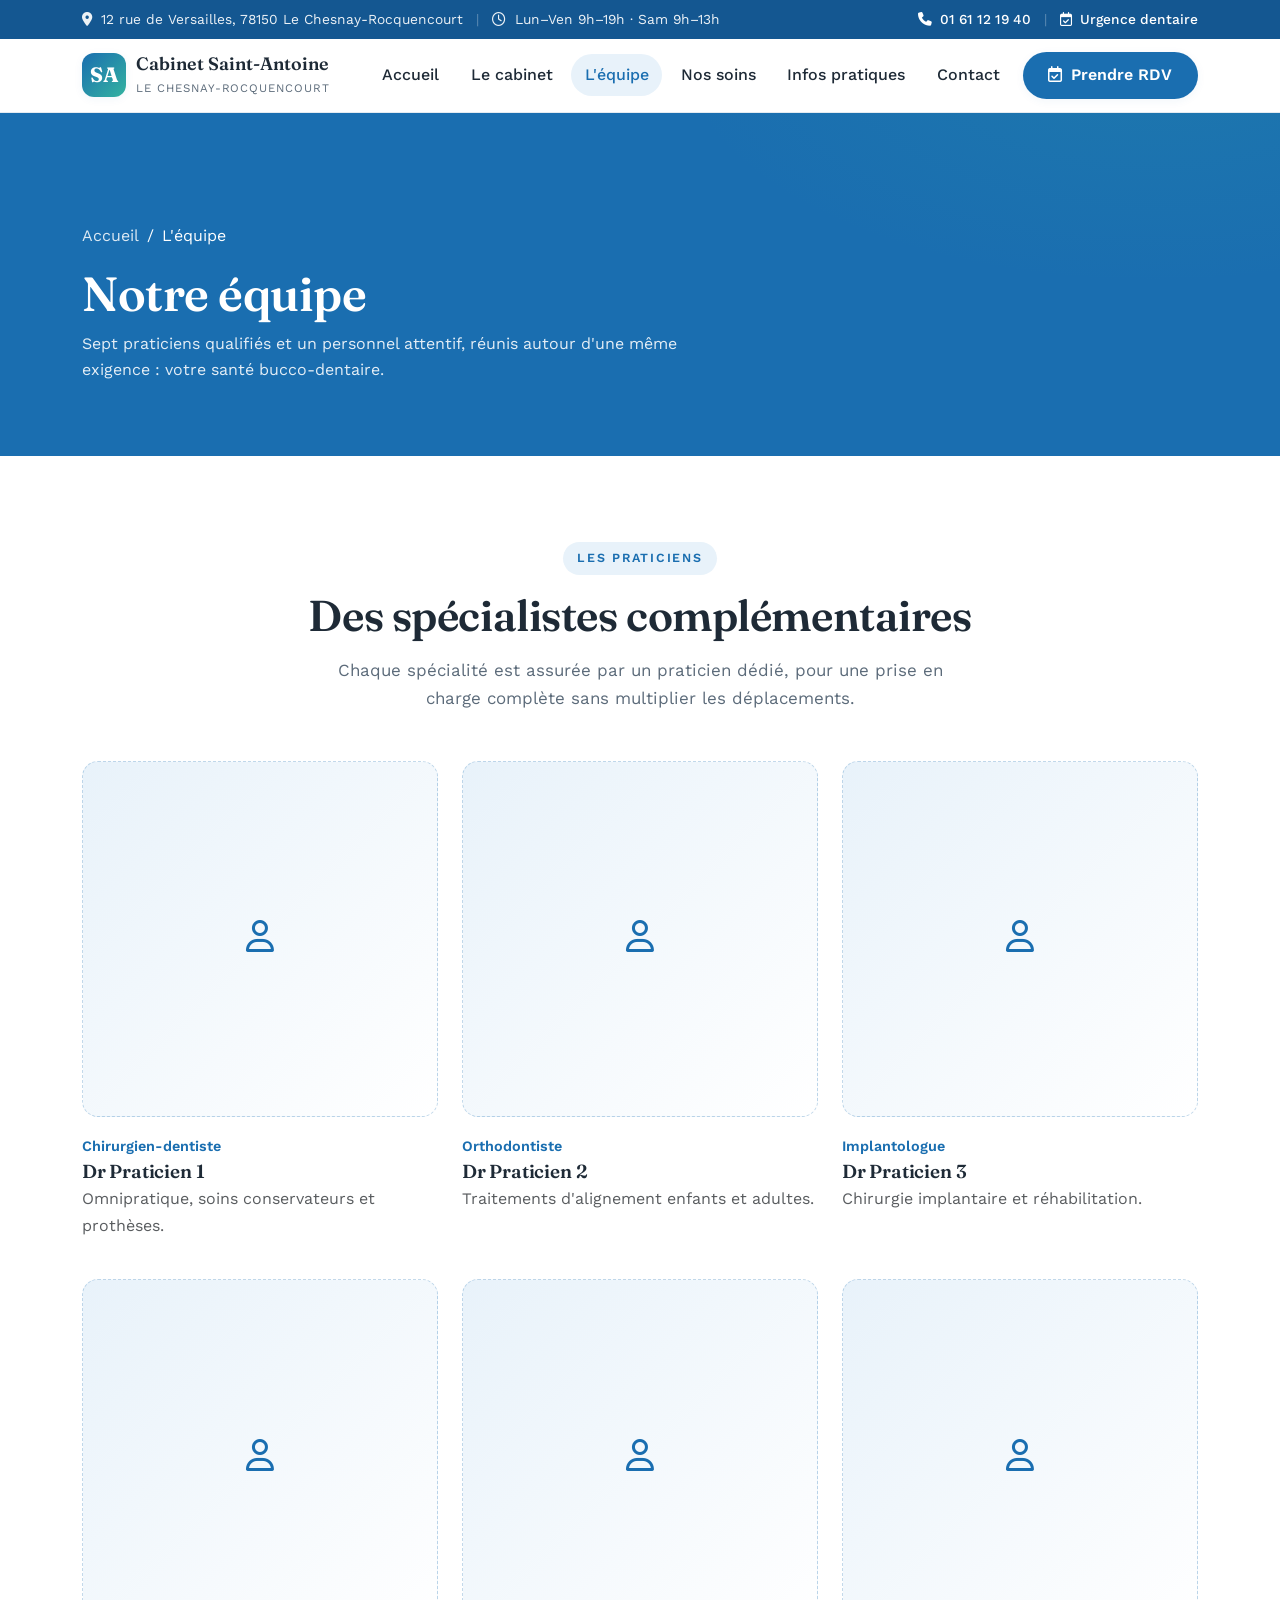
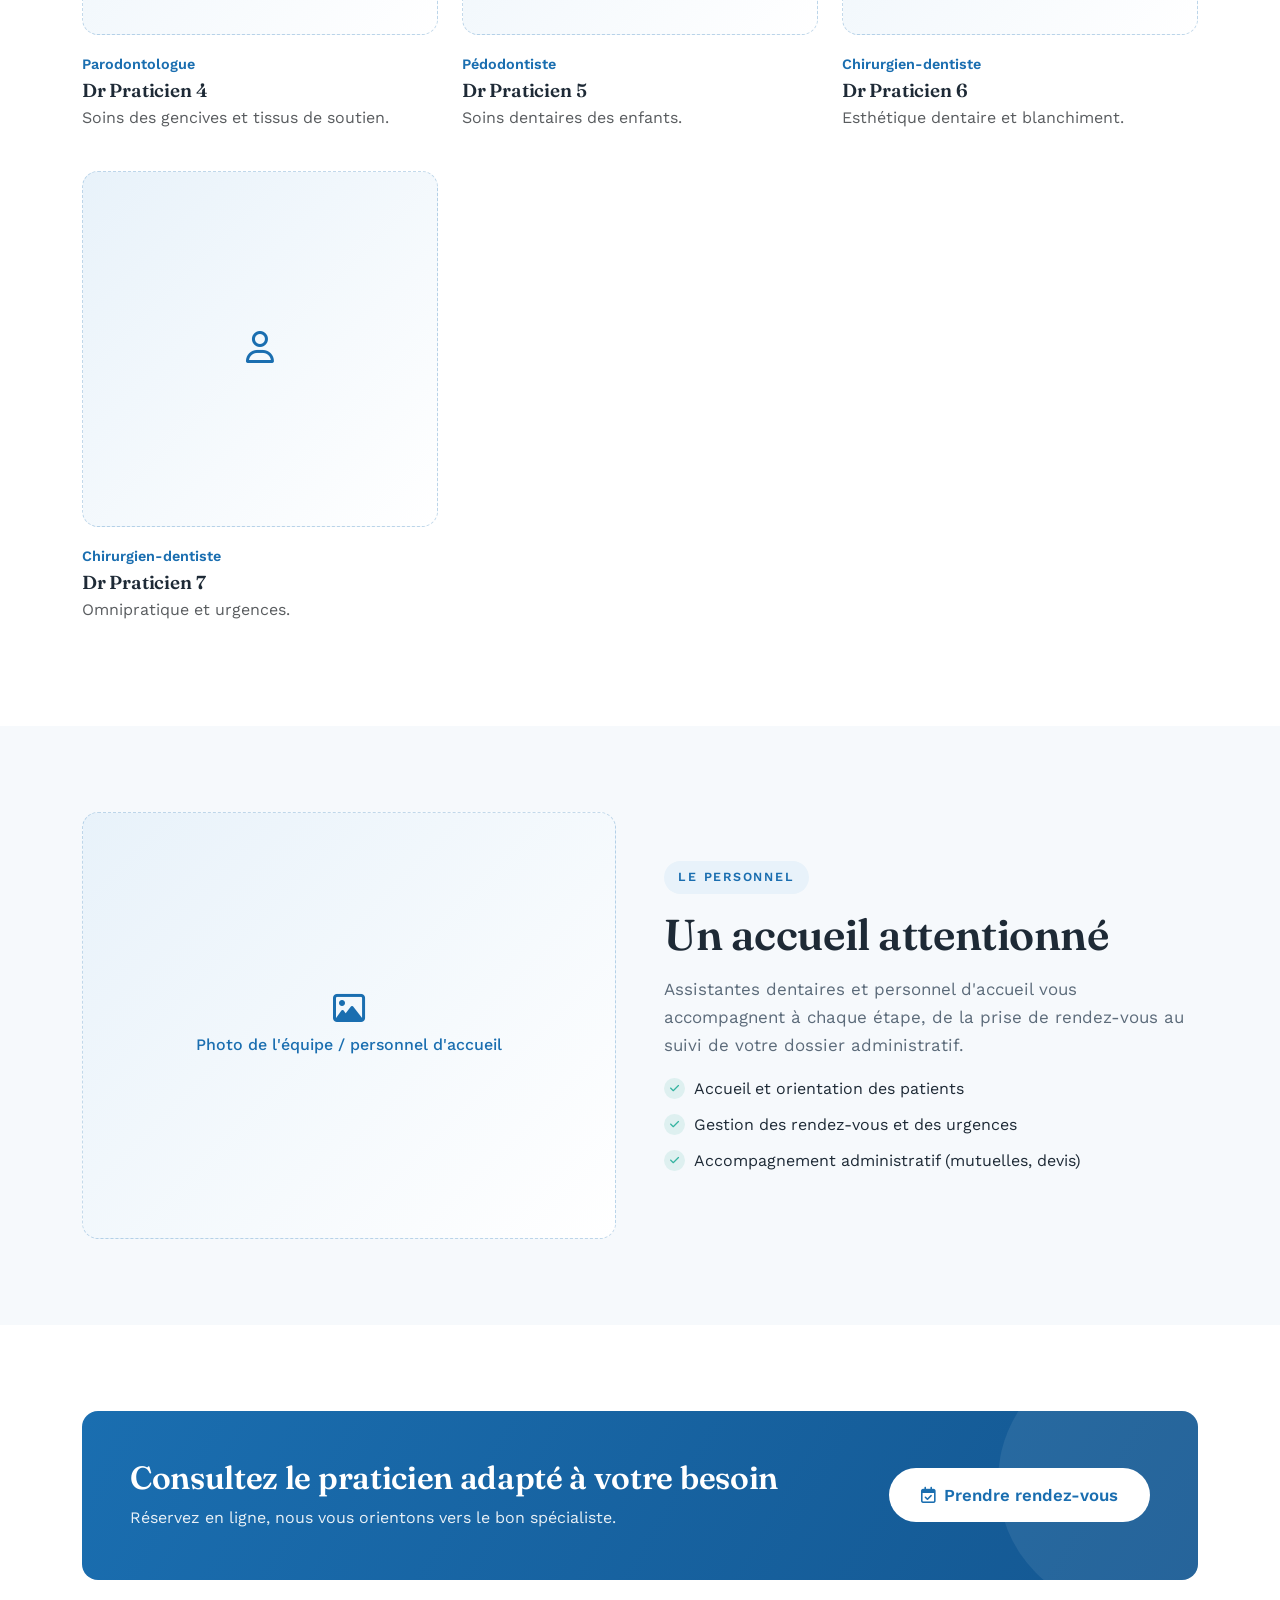
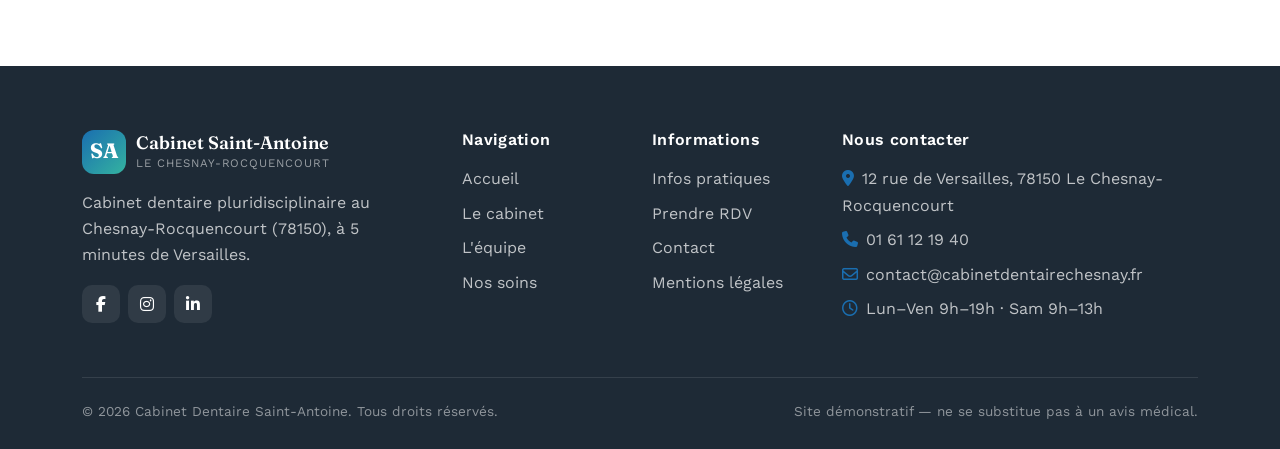
<file: equipe.html>
<!DOCTYPE html>
<html lang="fr">
<head>
  <meta charset="UTF-8">
  <meta name="viewport" content="width=device-width, initial-scale=1.0">
  <title>L'équipe | Cabinet Dentaire Saint-Antoine Le Chesnay (78150)</title>
  <meta name="description" content="Découvrez les 7 praticiens du Cabinet Dentaire Saint-Antoine au Chesnay-Rocquencourt : orthodontiste, implantologue, parodontologue, pédodontiste et chirurgiens-dentistes.">
  <meta name="theme-color" content="#1a6eb0">
  <link href="https://cdn.jsdelivr.net/npm/bootstrap@5.3.3/dist/css/bootstrap.min.css" rel="stylesheet">
  <link rel="stylesheet" href="https://cdnjs.cloudflare.com/ajax/libs/font-awesome/6.5.2/css/all.min.css">
  <link rel="preconnect" href="https://fonts.googleapis.com">
  <link rel="preconnect" href="https://fonts.gstatic.com" crossorigin>
  <link href="https://fonts.googleapis.com/css2?family=Fraunces:opsz,wght@9..144,400;9..144,500;9..144,600;9..144,700&family=Work+Sans:wght@400;500;600&display=swap" rel="stylesheet">
  <link href="css/style.css" rel="stylesheet">
  
</head>
<body>
  <div class="topbar d-none d-lg-block">
    <div class="container d-flex justify-content-between align-items-center py-2">
      <div><i class="fa-solid fa-location-dot me-1"></i> 12 rue de Versailles, 78150 Le Chesnay-Rocquencourt <span class="sep mx-2">|</span> <i class="fa-regular fa-clock me-1"></i> Lun–Ven 9h–19h · Sam 9h–13h</div>
      <div><a href="tel:0161121940"><i class="fa-solid fa-phone me-1"></i> 01 61 12 19 40</a> <span class="sep mx-2">|</span> <a href="rendez-vous.html"><i class="fa-regular fa-calendar-check me-1"></i> Urgence dentaire</a></div>
    </div>
  </div>
  <nav class="navbar navbar-expand-lg sticky-top">
    <div class="container">
      <a class="navbar-brand" href="index.html"><span class="brand-mark">SA</span><span class="brand-text"><span class="name d-block">Cabinet Saint-Antoine</span><span class="sub">Le Chesnay-Rocquencourt</span></span></a>
      <button class="navbar-toggler border-0" type="button" data-bs-toggle="collapse" data-bs-target="#nav"><span class="navbar-toggler-icon"></span></button>
      <div class="collapse navbar-collapse" id="nav">
        <ul class="navbar-nav ms-auto align-items-lg-center">
          <li class="nav-item"><a class="nav-link" href="index.html">Accueil</a></li>
          <li class="nav-item"><a class="nav-link" href="cabinet.html">Le cabinet</a></li>
          <li class="nav-item"><a class="nav-link" href="equipe.html">L'équipe</a></li>
          <li class="nav-item"><a class="nav-link" href="soins.html">Nos soins</a></li>
          <li class="nav-item"><a class="nav-link" href="infos-pratiques.html">Infos pratiques</a></li>
          <li class="nav-item"><a class="nav-link" href="contact.html">Contact</a></li>
          <li class="nav-item"><a class="btn btn-primary-c" href="rendez-vous.html"><i class="fa-regular fa-calendar-check me-1"></i> Prendre RDV</a></li>
        </ul>
      </div>
    </div>
  </nav>
  <section class="page-head">
    <div class="container">
      <nav class="breadcrumb mb-3"><a href="index.html">Accueil</a><span class="mx-2">/</span><span class="active">L'équipe</span></nav>
      <h1>Notre équipe</h1>
      <p class="mt-2">Sept praticiens qualifiés et un personnel attentif, réunis autour d'une même exigence : votre santé bucco-dentaire.</p>
    </div>
  </section>

  <section class="section">
    <div class="container">
      <div class="text-center mb-5 reveal"><span class="eyebrow">Les praticiens</span><h2 class="section-title">Des spécialistes complémentaires</h2><p class="lead-muted mx-auto" style="max-width:620px;">Chaque spécialité est assurée par un praticien dédié, pour une prise en charge complète sans multiplier les déplacements.</p></div>
      <div class="row g-4">
        <div class="col-sm-6 col-lg-4 reveal team-card">
          <div class="photo img-ph"><span><i class="fa-regular fa-user fa-2x"></i></span></div>
          <span class="role">Chirurgien-dentiste</span>
          <h3>Dr Praticien 1</h3>
          <p class="text-muted">Omnipratique, soins conservateurs et prothèses.</p>
        </div>
        <div class="col-sm-6 col-lg-4 reveal team-card">
          <div class="photo img-ph"><span><i class="fa-regular fa-user fa-2x"></i></span></div>
          <span class="role">Orthodontiste</span>
          <h3>Dr Praticien 2</h3>
          <p class="text-muted">Traitements d'alignement enfants et adultes.</p>
        </div>
        <div class="col-sm-6 col-lg-4 reveal team-card">
          <div class="photo img-ph"><span><i class="fa-regular fa-user fa-2x"></i></span></div>
          <span class="role">Implantologue</span>
          <h3>Dr Praticien 3</h3>
          <p class="text-muted">Chirurgie implantaire et réhabilitation.</p>
        </div>
        <div class="col-sm-6 col-lg-4 reveal team-card">
          <div class="photo img-ph"><span><i class="fa-regular fa-user fa-2x"></i></span></div>
          <span class="role">Parodontologue</span>
          <h3>Dr Praticien 4</h3>
          <p class="text-muted">Soins des gencives et tissus de soutien.</p>
        </div>
        <div class="col-sm-6 col-lg-4 reveal team-card">
          <div class="photo img-ph"><span><i class="fa-regular fa-user fa-2x"></i></span></div>
          <span class="role">Pédodontiste</span>
          <h3>Dr Praticien 5</h3>
          <p class="text-muted">Soins dentaires des enfants.</p>
        </div>
        <div class="col-sm-6 col-lg-4 reveal team-card">
          <div class="photo img-ph"><span><i class="fa-regular fa-user fa-2x"></i></span></div>
          <span class="role">Chirurgien-dentiste</span>
          <h3>Dr Praticien 6</h3>
          <p class="text-muted">Esthétique dentaire et blanchiment.</p>
        </div>
        <div class="col-sm-6 col-lg-4 reveal team-card">
          <div class="photo img-ph"><span><i class="fa-regular fa-user fa-2x"></i></span></div>
          <span class="role">Chirurgien-dentiste</span>
          <h3>Dr Praticien 7</h3>
          <p class="text-muted">Omnipratique et urgences.</p>
        </div>
      </div>
    </div>
  </section>
  <section class="section bg-soft">
    <div class="container">
      <div class="row align-items-center g-5">
        <div class="col-lg-6 reveal"><div class="img-ph" style="aspect-ratio:5/4;border-radius:var(--radius);"><span><i class="fa-regular fa-image fa-2x d-block mb-2"></i>Photo de l'équipe / personnel d'accueil</span></div></div>
        <div class="col-lg-6 reveal"><span class="eyebrow">Le personnel</span><h2 class="section-title">Un accueil attentionné</h2><p class="lead-muted">Assistantes dentaires et personnel d'accueil vous accompagnent à chaque étape, de la prise de rendez-vous au suivi de votre dossier administratif.</p><ul class="list-check mt-3"><li>Accueil et orientation des patients</li><li>Gestion des rendez-vous et des urgences</li><li>Accompagnement administratif (mutuelles, devis)</li></ul></div>
      </div>
    </div>
  </section>
  <section class="section">
    <div class="container"><div class="cta-band reveal"><div class="row align-items-center position-relative" style="z-index:1;"><div class="col-lg-8"><h2 class="mb-2">Consultez le praticien adapté à votre besoin</h2><p class="mb-lg-0" style="color:rgba(255,255,255,.9);">Réservez en ligne, nous vous orientons vers le bon spécialiste.</p></div><div class="col-lg-4 text-lg-end"><a href="rendez-vous.html" class="btn btn-light-c btn-lg-c"><i class="fa-regular fa-calendar-check me-2"></i>Prendre rendez-vous</a></div></div></div></div>
  </section>

  <footer class="footer">
    <div class="container">
      <div class="row g-4">
        <div class="col-lg-4">
          <a class="navbar-brand mb-3" href="index.html">
            <span class="brand-mark">SA</span>
            <span class="brand-text">
              <span class="name d-block text-white">Cabinet Saint-Antoine</span>
              <span class="sub" style="color:rgba(255,255,255,.55);">Le Chesnay-Rocquencourt</span>
            </span>
          </a>
          <p class="mt-3" style="max-width:320px;">Cabinet dentaire pluridisciplinaire au Chesnay-Rocquencourt (78150), à 5 minutes de Versailles.</p>
          <div class="social d-flex gap-2 mt-3">
            <a href="#" aria-label="Facebook"><i class="fa-brands fa-facebook-f"></i></a>
            <a href="#" aria-label="Instagram"><i class="fa-brands fa-instagram"></i></a>
            <a href="#" aria-label="LinkedIn"><i class="fa-brands fa-linkedin-in"></i></a>
          </div>
        </div>
        <div class="col-6 col-lg-2">
          <h5>Navigation</h5>
          <ul class="list-unstyled d-grid gap-2">
            <li><a href="index.html">Accueil</a></li>
            <li><a href="cabinet.html">Le cabinet</a></li>
            <li><a href="equipe.html">L'équipe</a></li>
            <li><a href="soins.html">Nos soins</a></li>
          </ul>
        </div>
        <div class="col-6 col-lg-2">
          <h5>Informations</h5>
          <ul class="list-unstyled d-grid gap-2">
            <li><a href="infos-pratiques.html">Infos pratiques</a></li>
            <li><a href="rendez-vous.html">Prendre RDV</a></li>
            <li><a href="contact.html">Contact</a></li>
            <li><a href="mentions-legales.html">Mentions légales</a></li>
          </ul>
        </div>
        <div class="col-lg-4">
          <h5>Nous contacter</h5>
          <ul class="list-unstyled d-grid gap-2">
            <li><i class="fa-solid fa-location-dot me-2 text-primary-c"></i>12 rue de Versailles, 78150 Le Chesnay-Rocquencourt</li>
            <li><i class="fa-solid fa-phone me-2 text-primary-c"></i><a href="tel:0161121940">01 61 12 19 40</a></li>
            <li><i class="fa-regular fa-envelope me-2 text-primary-c"></i><a href="mailto:contact@cabinetdentairechesnay.fr">contact@cabinetdentairechesnay.fr</a></li>
            <li><i class="fa-regular fa-clock me-2 text-primary-c"></i>Lun–Ven 9h–19h · Sam 9h–13h</li>
          </ul>
        </div>
      </div>
      <div class="footer-bottom d-flex flex-wrap justify-content-between gap-2">
        <span>© <span data-year>2026</span> Cabinet Dentaire Saint-Antoine. Tous droits réservés.</span>
        <span>Site démonstratif — ne se substitue pas à un avis médical.</span>
      </div>
    </div>
  </footer>

  <a href="rendez-vous.html" class="btn btn-primary-c btn-lg-c mobile-rdv shadow"><i class="fa-regular fa-calendar-check me-2"></i>Prendre rendez-vous</a>
  <script src="https://cdn.jsdelivr.net/npm/bootstrap@5.3.3/dist/js/bootstrap.bundle.min.js"></script>
  <script src="js/main.js"></script>
  
</body>
</html>
</file>
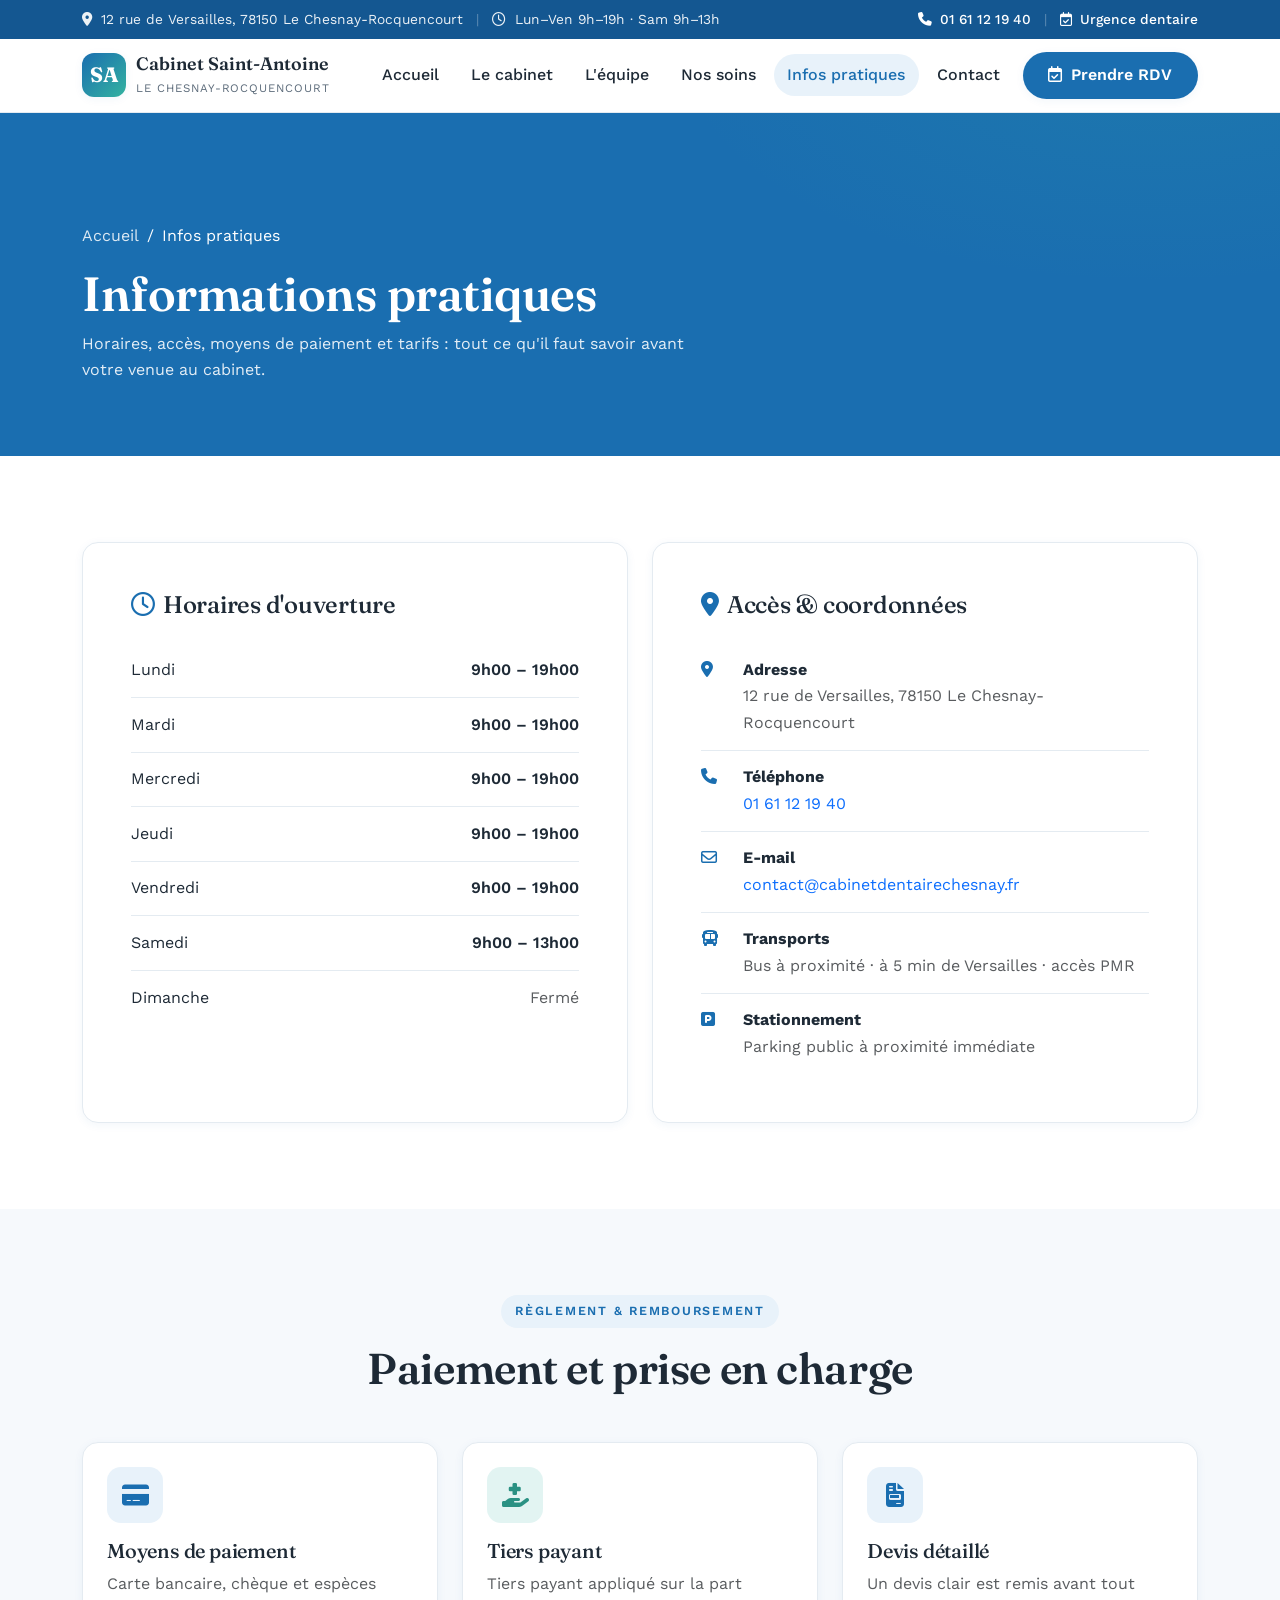
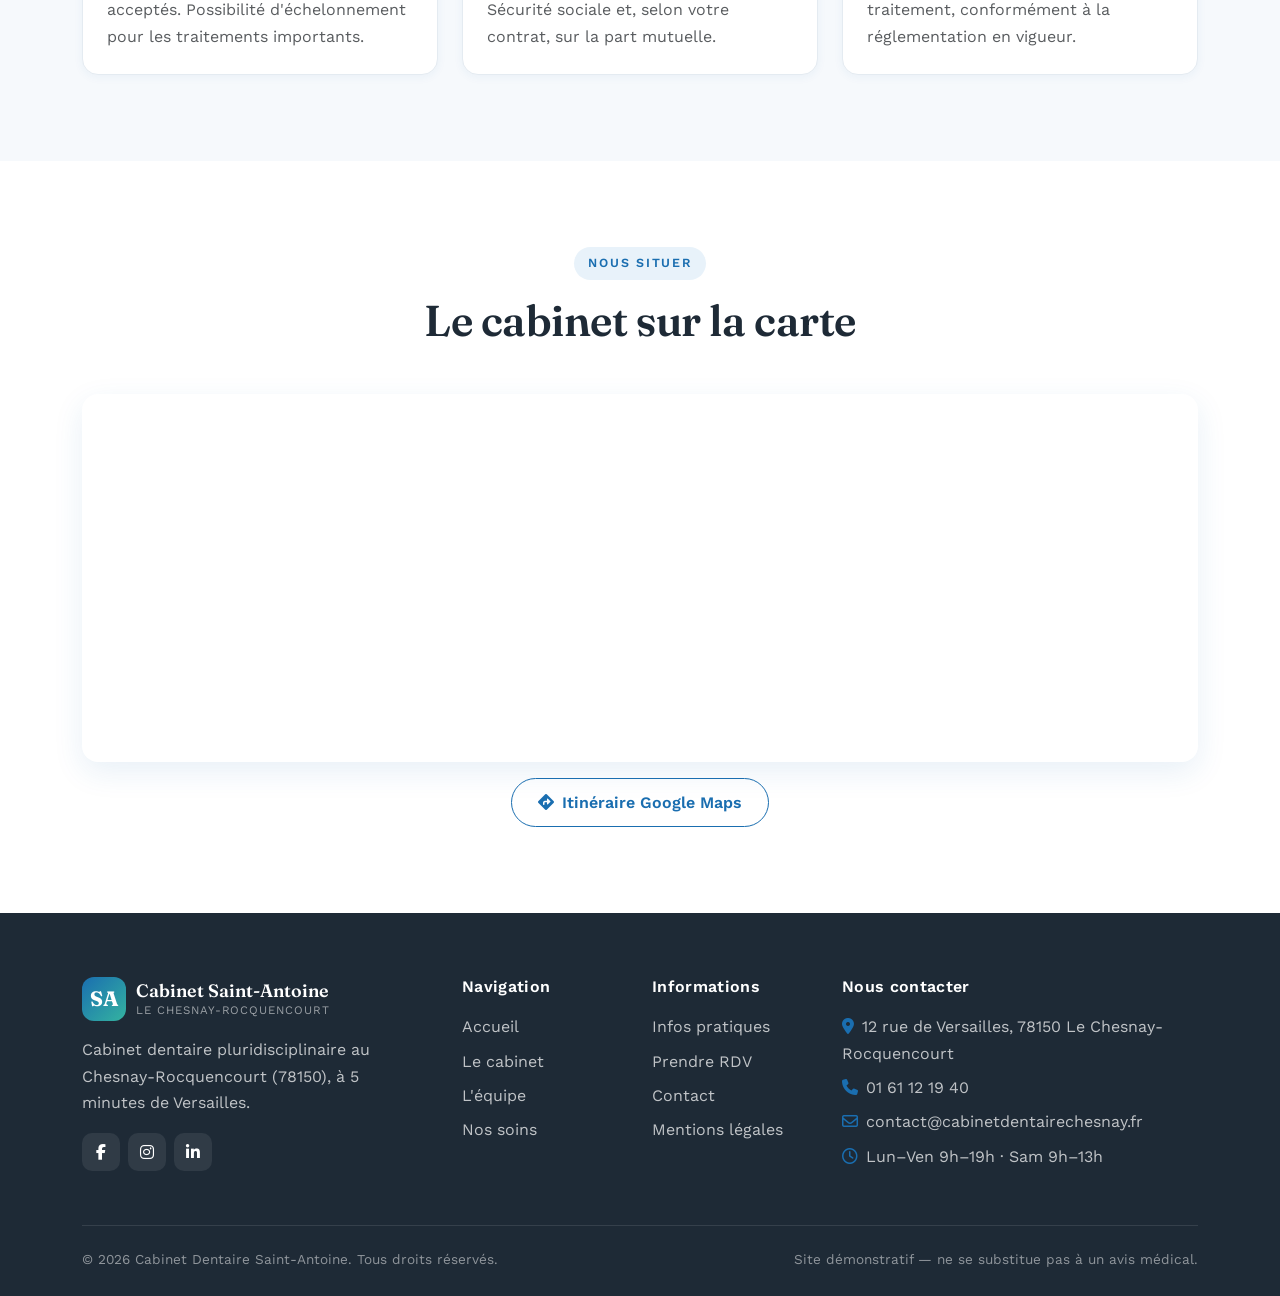
<file: infos-pratiques.html>
<!DOCTYPE html>
<html lang="fr">
<head>
  <meta charset="UTF-8">
  <meta name="viewport" content="width=device-width, initial-scale=1.0">
  <title>Infos pratiques | Cabinet Dentaire Saint-Antoine Le Chesnay (78150)</title>
  <meta name="description" content="Horaires, accès, stationnement, moyens de paiement et tiers payant du Cabinet Dentaire Saint-Antoine au Chesnay-Rocquencourt.">
  <meta name="theme-color" content="#1a6eb0">
  <link href="https://cdn.jsdelivr.net/npm/bootstrap@5.3.3/dist/css/bootstrap.min.css" rel="stylesheet">
  <link rel="stylesheet" href="https://cdnjs.cloudflare.com/ajax/libs/font-awesome/6.5.2/css/all.min.css">
  <link rel="preconnect" href="https://fonts.googleapis.com">
  <link rel="preconnect" href="https://fonts.gstatic.com" crossorigin>
  <link href="https://fonts.googleapis.com/css2?family=Fraunces:opsz,wght@9..144,400;9..144,500;9..144,600;9..144,700&family=Work+Sans:wght@400;500;600&display=swap" rel="stylesheet">
  <link href="css/style.css" rel="stylesheet">
  
</head>
<body>
  <div class="topbar d-none d-lg-block">
    <div class="container d-flex justify-content-between align-items-center py-2">
      <div><i class="fa-solid fa-location-dot me-1"></i> 12 rue de Versailles, 78150 Le Chesnay-Rocquencourt <span class="sep mx-2">|</span> <i class="fa-regular fa-clock me-1"></i> Lun–Ven 9h–19h · Sam 9h–13h</div>
      <div><a href="tel:0161121940"><i class="fa-solid fa-phone me-1"></i> 01 61 12 19 40</a> <span class="sep mx-2">|</span> <a href="rendez-vous.html"><i class="fa-regular fa-calendar-check me-1"></i> Urgence dentaire</a></div>
    </div>
  </div>
  <nav class="navbar navbar-expand-lg sticky-top">
    <div class="container">
      <a class="navbar-brand" href="index.html"><span class="brand-mark">SA</span><span class="brand-text"><span class="name d-block">Cabinet Saint-Antoine</span><span class="sub">Le Chesnay-Rocquencourt</span></span></a>
      <button class="navbar-toggler border-0" type="button" data-bs-toggle="collapse" data-bs-target="#nav"><span class="navbar-toggler-icon"></span></button>
      <div class="collapse navbar-collapse" id="nav">
        <ul class="navbar-nav ms-auto align-items-lg-center">
          <li class="nav-item"><a class="nav-link" href="index.html">Accueil</a></li>
          <li class="nav-item"><a class="nav-link" href="cabinet.html">Le cabinet</a></li>
          <li class="nav-item"><a class="nav-link" href="equipe.html">L'équipe</a></li>
          <li class="nav-item"><a class="nav-link" href="soins.html">Nos soins</a></li>
          <li class="nav-item"><a class="nav-link" href="infos-pratiques.html">Infos pratiques</a></li>
          <li class="nav-item"><a class="nav-link" href="contact.html">Contact</a></li>
          <li class="nav-item"><a class="btn btn-primary-c" href="rendez-vous.html"><i class="fa-regular fa-calendar-check me-1"></i> Prendre RDV</a></li>
        </ul>
      </div>
    </div>
  </nav>
  <section class="page-head">
    <div class="container">
      <nav class="breadcrumb mb-3"><a href="index.html">Accueil</a><span class="mx-2">/</span><span class="active">Infos pratiques</span></nav>
      <h1>Informations pratiques</h1>
      <p class="mt-2">Horaires, accès, moyens de paiement et tarifs : tout ce qu'il faut savoir avant votre venue au cabinet.</p>
    </div>
  </section>

  <section class="section">
    <div class="container">
      <div class="row g-4">
        <div class="col-lg-6 reveal">
          <div class="card-soft p-4 p-lg-5 h-100">
            <h2 class="h4 mb-4"><i class="fa-regular fa-clock me-2 text-primary-c"></i>Horaires d'ouverture</h2>
            <div class="info-row"><span>Lundi</span><span class="ms-auto fw-semibold">9h00 – 19h00</span></div>
            <div class="info-row"><span>Mardi</span><span class="ms-auto fw-semibold">9h00 – 19h00</span></div>
            <div class="info-row"><span>Mercredi</span><span class="ms-auto fw-semibold">9h00 – 19h00</span></div>
            <div class="info-row"><span>Jeudi</span><span class="ms-auto fw-semibold">9h00 – 19h00</span></div>
            <div class="info-row"><span>Vendredi</span><span class="ms-auto fw-semibold">9h00 – 19h00</span></div>
            <div class="info-row"><span>Samedi</span><span class="ms-auto fw-semibold">9h00 – 13h00</span></div>
            <div class="info-row"><span>Dimanche</span><span class="ms-auto text-muted">Fermé</span></div>
          </div>
        </div>
        <div class="col-lg-6 reveal">
          <div class="card-soft p-4 p-lg-5 h-100">
            <h2 class="h4 mb-4"><i class="fa-solid fa-location-dot me-2 text-primary-c"></i>Accès &amp; coordonnées</h2>
            <div class="info-row"><span class="ic"><i class="fa-solid fa-location-dot"></i></span><div><strong>Adresse</strong><br><span class="text-muted">12 rue de Versailles, 78150 Le Chesnay-Rocquencourt</span></div></div>
            <div class="info-row"><span class="ic"><i class="fa-solid fa-phone"></i></span><div><strong>Téléphone</strong><br><a href="tel:0161121940">01 61 12 19 40</a></div></div>
            <div class="info-row"><span class="ic"><i class="fa-regular fa-envelope"></i></span><div><strong>E-mail</strong><br><a href="mailto:contact@cabinetdentairechesnay.fr">contact@cabinetdentairechesnay.fr</a></div></div>
            <div class="info-row"><span class="ic"><i class="fa-solid fa-bus"></i></span><div><strong>Transports</strong><br><span class="text-muted">Bus à proximité · à 5 min de Versailles · accès PMR</span></div></div>
            <div class="info-row"><span class="ic"><i class="fa-solid fa-square-parking"></i></span><div><strong>Stationnement</strong><br><span class="text-muted">Parking public à proximité immédiate</span></div></div>
          </div>
        </div>
      </div>
    </div>
  </section>

  <section class="section bg-soft">
    <div class="container">
      <div class="text-center mb-5 reveal"><span class="eyebrow">Règlement &amp; remboursement</span><h2 class="section-title">Paiement et prise en charge</h2></div>
      <div class="row g-4">
        <div class="col-md-4 reveal"><div class="card-soft p-4 h-100"><div class="feature-icon"><i class="fa-solid fa-credit-card"></i></div><h3 class="h5">Moyens de paiement</h3><p class="text-muted mb-0">Carte bancaire, chèque et espèces acceptés. Possibilité d'échelonnement pour les traitements importants.</p></div></div>
        <div class="col-md-4 reveal"><div class="card-soft p-4 h-100"><div class="feature-icon alt"><i class="fa-solid fa-hand-holding-medical"></i></div><h3 class="h5">Tiers payant</h3><p class="text-muted mb-0">Tiers payant appliqué sur la part Sécurité sociale et, selon votre contrat, sur la part mutuelle.</p></div></div>
        <div class="col-md-4 reveal"><div class="card-soft p-4 h-100"><div class="feature-icon"><i class="fa-solid fa-file-invoice"></i></div><h3 class="h5">Devis détaillé</h3><p class="text-muted mb-0">Un devis clair est remis avant tout traitement, conformément à la réglementation en vigueur.</p></div></div>
      </div>
    </div>
  </section>

  <section class="section">
    <div class="container">
      <div class="text-center mb-5 reveal"><span class="eyebrow">Nous situer</span><h2 class="section-title">Le cabinet sur la carte</h2></div>
      <div class="reveal" style="border-radius:var(--radius);overflow:hidden;box-shadow:var(--shadow-md);">
        <iframe class="map-frame" loading="lazy" title="Carte Le Chesnay-Rocquencourt"
          src="https://www.openstreetmap.org/export/embed.html?bbox=2.1044%2C48.8106%2C2.1444%2C48.8306&layer=mapnik&marker=48.8206%2C2.1244"></iframe>
      </div>
      <div class="text-center mt-3"><a href="https://www.google.com/maps/search/?api=1&query=Le+Chesnay-Rocquencourt+78150" target="_blank" rel="noopener" class="btn btn-outline-c"><i class="fa-solid fa-diamond-turn-right me-2"></i>Itinéraire Google Maps</a></div>
    </div>
  </section>

  <footer class="footer">
    <div class="container">
      <div class="row g-4">
        <div class="col-lg-4">
          <a class="navbar-brand mb-3" href="index.html">
            <span class="brand-mark">SA</span>
            <span class="brand-text">
              <span class="name d-block text-white">Cabinet Saint-Antoine</span>
              <span class="sub" style="color:rgba(255,255,255,.55);">Le Chesnay-Rocquencourt</span>
            </span>
          </a>
          <p class="mt-3" style="max-width:320px;">Cabinet dentaire pluridisciplinaire au Chesnay-Rocquencourt (78150), à 5 minutes de Versailles.</p>
          <div class="social d-flex gap-2 mt-3">
            <a href="#" aria-label="Facebook"><i class="fa-brands fa-facebook-f"></i></a>
            <a href="#" aria-label="Instagram"><i class="fa-brands fa-instagram"></i></a>
            <a href="#" aria-label="LinkedIn"><i class="fa-brands fa-linkedin-in"></i></a>
          </div>
        </div>
        <div class="col-6 col-lg-2">
          <h5>Navigation</h5>
          <ul class="list-unstyled d-grid gap-2">
            <li><a href="index.html">Accueil</a></li>
            <li><a href="cabinet.html">Le cabinet</a></li>
            <li><a href="equipe.html">L'équipe</a></li>
            <li><a href="soins.html">Nos soins</a></li>
          </ul>
        </div>
        <div class="col-6 col-lg-2">
          <h5>Informations</h5>
          <ul class="list-unstyled d-grid gap-2">
            <li><a href="infos-pratiques.html">Infos pratiques</a></li>
            <li><a href="rendez-vous.html">Prendre RDV</a></li>
            <li><a href="contact.html">Contact</a></li>
            <li><a href="mentions-legales.html">Mentions légales</a></li>
          </ul>
        </div>
        <div class="col-lg-4">
          <h5>Nous contacter</h5>
          <ul class="list-unstyled d-grid gap-2">
            <li><i class="fa-solid fa-location-dot me-2 text-primary-c"></i>12 rue de Versailles, 78150 Le Chesnay-Rocquencourt</li>
            <li><i class="fa-solid fa-phone me-2 text-primary-c"></i><a href="tel:0161121940">01 61 12 19 40</a></li>
            <li><i class="fa-regular fa-envelope me-2 text-primary-c"></i><a href="mailto:contact@cabinetdentairechesnay.fr">contact@cabinetdentairechesnay.fr</a></li>
            <li><i class="fa-regular fa-clock me-2 text-primary-c"></i>Lun–Ven 9h–19h · Sam 9h–13h</li>
          </ul>
        </div>
      </div>
      <div class="footer-bottom d-flex flex-wrap justify-content-between gap-2">
        <span>© <span data-year>2026</span> Cabinet Dentaire Saint-Antoine. Tous droits réservés.</span>
        <span>Site démonstratif — ne se substitue pas à un avis médical.</span>
      </div>
    </div>
  </footer>

  <a href="rendez-vous.html" class="btn btn-primary-c btn-lg-c mobile-rdv shadow"><i class="fa-regular fa-calendar-check me-2"></i>Prendre rendez-vous</a>
  <script src="https://cdn.jsdelivr.net/npm/bootstrap@5.3.3/dist/js/bootstrap.bundle.min.js"></script>
  <script src="js/main.js"></script>
  
</body>
</html>
</file>
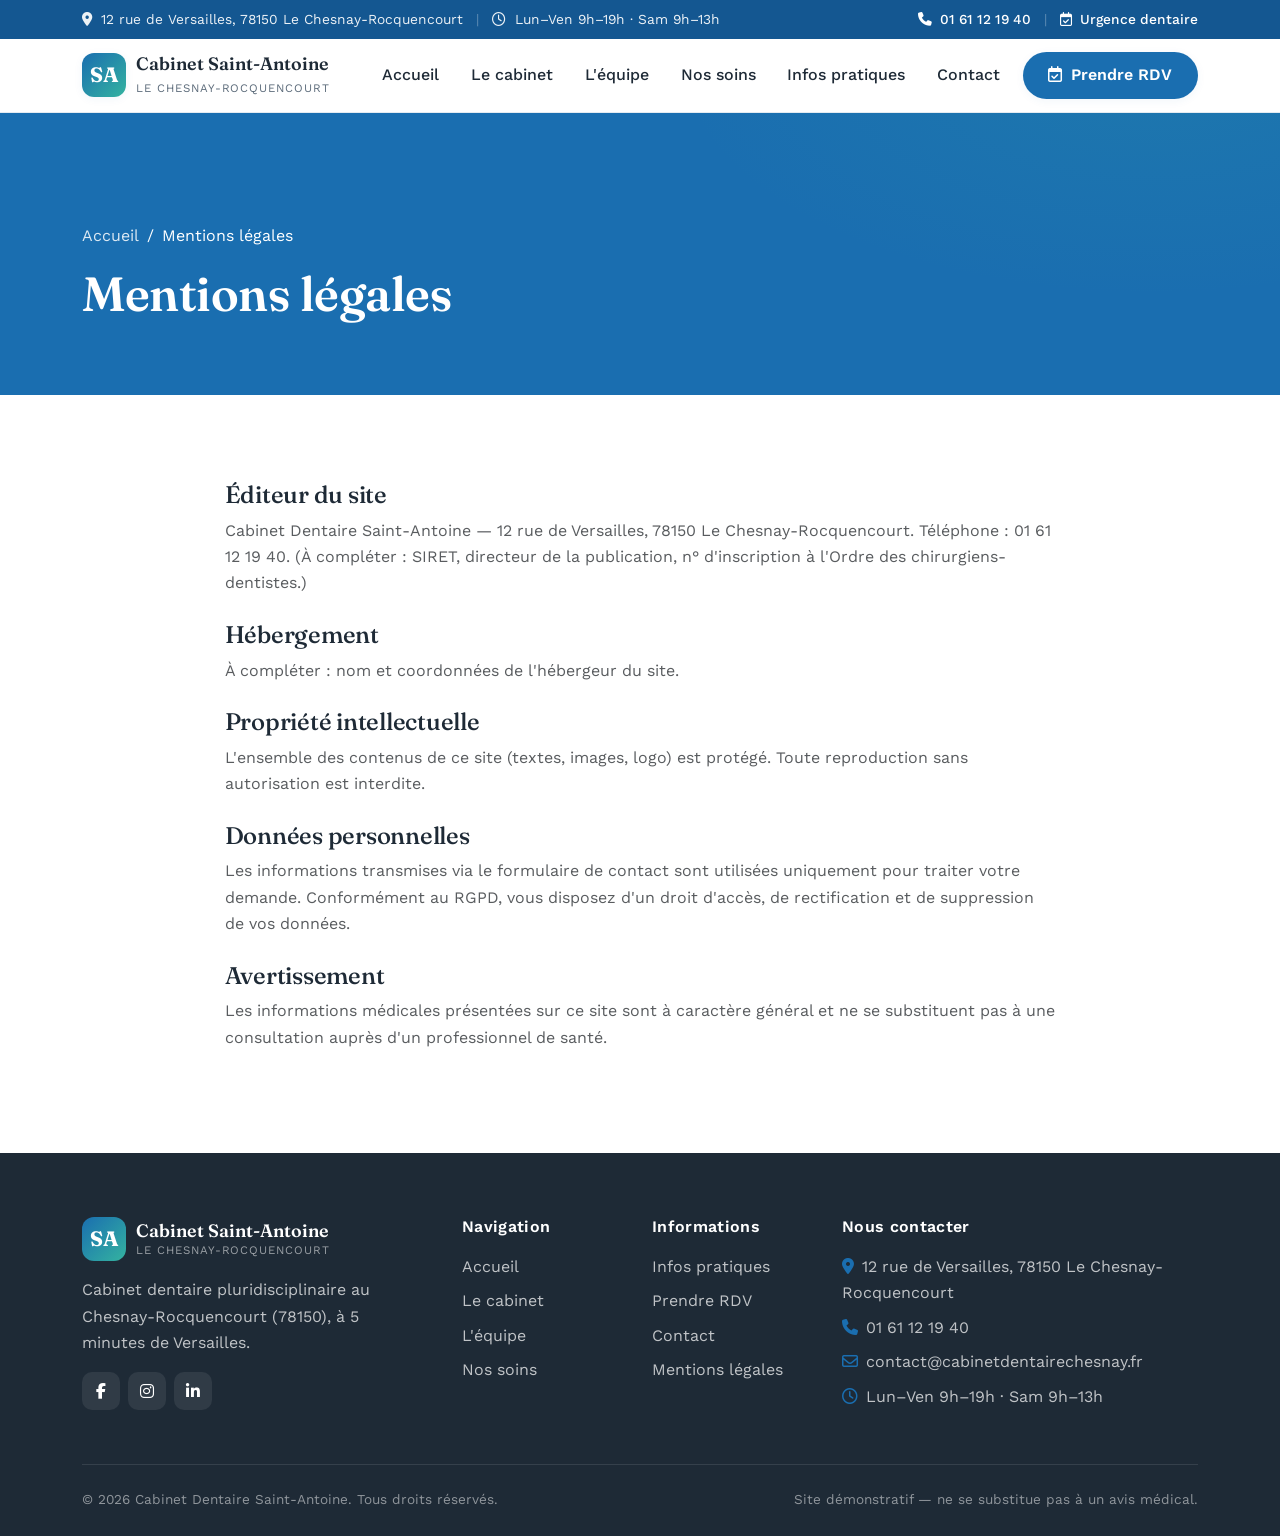
<file: mentions-legales.html>
<!DOCTYPE html>
<html lang="fr">
<head>
  <meta charset="UTF-8">
  <meta name="viewport" content="width=device-width, initial-scale=1.0">
  <title>Mentions légales | Cabinet Dentaire Saint-Antoine Le Chesnay</title>
  <meta name="description" content="Mentions légales du Cabinet Dentaire Saint-Antoine au Chesnay-Rocquencourt.">
  <meta name="theme-color" content="#1a6eb0">
  <link href="https://cdn.jsdelivr.net/npm/bootstrap@5.3.3/dist/css/bootstrap.min.css" rel="stylesheet">
  <link rel="stylesheet" href="https://cdnjs.cloudflare.com/ajax/libs/font-awesome/6.5.2/css/all.min.css">
  <link rel="preconnect" href="https://fonts.googleapis.com">
  <link rel="preconnect" href="https://fonts.gstatic.com" crossorigin>
  <link href="https://fonts.googleapis.com/css2?family=Fraunces:opsz,wght@9..144,400;9..144,500;9..144,600;9..144,700&family=Work+Sans:wght@400;500;600&display=swap" rel="stylesheet">
  <link href="css/style.css" rel="stylesheet">
  
</head>
<body>
  <div class="topbar d-none d-lg-block">
    <div class="container d-flex justify-content-between align-items-center py-2">
      <div><i class="fa-solid fa-location-dot me-1"></i> 12 rue de Versailles, 78150 Le Chesnay-Rocquencourt <span class="sep mx-2">|</span> <i class="fa-regular fa-clock me-1"></i> Lun–Ven 9h–19h · Sam 9h–13h</div>
      <div><a href="tel:0161121940"><i class="fa-solid fa-phone me-1"></i> 01 61 12 19 40</a> <span class="sep mx-2">|</span> <a href="rendez-vous.html"><i class="fa-regular fa-calendar-check me-1"></i> Urgence dentaire</a></div>
    </div>
  </div>
  <nav class="navbar navbar-expand-lg sticky-top">
    <div class="container">
      <a class="navbar-brand" href="index.html"><span class="brand-mark">SA</span><span class="brand-text"><span class="name d-block">Cabinet Saint-Antoine</span><span class="sub">Le Chesnay-Rocquencourt</span></span></a>
      <button class="navbar-toggler border-0" type="button" data-bs-toggle="collapse" data-bs-target="#nav"><span class="navbar-toggler-icon"></span></button>
      <div class="collapse navbar-collapse" id="nav">
        <ul class="navbar-nav ms-auto align-items-lg-center">
          <li class="nav-item"><a class="nav-link" href="index.html">Accueil</a></li>
          <li class="nav-item"><a class="nav-link" href="cabinet.html">Le cabinet</a></li>
          <li class="nav-item"><a class="nav-link" href="equipe.html">L'équipe</a></li>
          <li class="nav-item"><a class="nav-link" href="soins.html">Nos soins</a></li>
          <li class="nav-item"><a class="nav-link" href="infos-pratiques.html">Infos pratiques</a></li>
          <li class="nav-item"><a class="nav-link" href="contact.html">Contact</a></li>
          <li class="nav-item"><a class="btn btn-primary-c" href="rendez-vous.html"><i class="fa-regular fa-calendar-check me-1"></i> Prendre RDV</a></li>
        </ul>
      </div>
    </div>
  </nav>
  <section class="page-head">
    <div class="container">
      <nav class="breadcrumb mb-3"><a href="index.html">Accueil</a><span class="mx-2">/</span><span class="active">Mentions légales</span></nav>
      <h1>Mentions légales</h1>
      <p class="mt-2"></p>
    </div>
  </section>

  <section class="section">
    <div class="container"><div class="row justify-content-center"><div class="col-lg-9 reveal">
      <h2 class="h4">Éditeur du site</h2>
      <p class="text-muted">Cabinet Dentaire Saint-Antoine — 12 rue de Versailles, 78150 Le Chesnay-Rocquencourt. Téléphone : 01 61 12 19 40. (À compléter : SIRET, directeur de la publication, n° d'inscription à l'Ordre des chirurgiens-dentistes.)</p>
      <h2 class="h4 mt-4">Hébergement</h2>
      <p class="text-muted">À compléter : nom et coordonnées de l'hébergeur du site.</p>
      <h2 class="h4 mt-4">Propriété intellectuelle</h2>
      <p class="text-muted">L'ensemble des contenus de ce site (textes, images, logo) est protégé. Toute reproduction sans autorisation est interdite.</p>
      <h2 class="h4 mt-4">Données personnelles</h2>
      <p class="text-muted">Les informations transmises via le formulaire de contact sont utilisées uniquement pour traiter votre demande. Conformément au RGPD, vous disposez d'un droit d'accès, de rectification et de suppression de vos données.</p>
      <h2 class="h4 mt-4">Avertissement</h2>
      <p class="text-muted">Les informations médicales présentées sur ce site sont à caractère général et ne se substituent pas à une consultation auprès d'un professionnel de santé.</p>
    </div></div></div>
  </section>

  <footer class="footer">
    <div class="container">
      <div class="row g-4">
        <div class="col-lg-4">
          <a class="navbar-brand mb-3" href="index.html">
            <span class="brand-mark">SA</span>
            <span class="brand-text">
              <span class="name d-block text-white">Cabinet Saint-Antoine</span>
              <span class="sub" style="color:rgba(255,255,255,.55);">Le Chesnay-Rocquencourt</span>
            </span>
          </a>
          <p class="mt-3" style="max-width:320px;">Cabinet dentaire pluridisciplinaire au Chesnay-Rocquencourt (78150), à 5 minutes de Versailles.</p>
          <div class="social d-flex gap-2 mt-3">
            <a href="#" aria-label="Facebook"><i class="fa-brands fa-facebook-f"></i></a>
            <a href="#" aria-label="Instagram"><i class="fa-brands fa-instagram"></i></a>
            <a href="#" aria-label="LinkedIn"><i class="fa-brands fa-linkedin-in"></i></a>
          </div>
        </div>
        <div class="col-6 col-lg-2">
          <h5>Navigation</h5>
          <ul class="list-unstyled d-grid gap-2">
            <li><a href="index.html">Accueil</a></li>
            <li><a href="cabinet.html">Le cabinet</a></li>
            <li><a href="equipe.html">L'équipe</a></li>
            <li><a href="soins.html">Nos soins</a></li>
          </ul>
        </div>
        <div class="col-6 col-lg-2">
          <h5>Informations</h5>
          <ul class="list-unstyled d-grid gap-2">
            <li><a href="infos-pratiques.html">Infos pratiques</a></li>
            <li><a href="rendez-vous.html">Prendre RDV</a></li>
            <li><a href="contact.html">Contact</a></li>
            <li><a href="mentions-legales.html">Mentions légales</a></li>
          </ul>
        </div>
        <div class="col-lg-4">
          <h5>Nous contacter</h5>
          <ul class="list-unstyled d-grid gap-2">
            <li><i class="fa-solid fa-location-dot me-2 text-primary-c"></i>12 rue de Versailles, 78150 Le Chesnay-Rocquencourt</li>
            <li><i class="fa-solid fa-phone me-2 text-primary-c"></i><a href="tel:0161121940">01 61 12 19 40</a></li>
            <li><i class="fa-regular fa-envelope me-2 text-primary-c"></i><a href="mailto:contact@cabinetdentairechesnay.fr">contact@cabinetdentairechesnay.fr</a></li>
            <li><i class="fa-regular fa-clock me-2 text-primary-c"></i>Lun–Ven 9h–19h · Sam 9h–13h</li>
          </ul>
        </div>
      </div>
      <div class="footer-bottom d-flex flex-wrap justify-content-between gap-2">
        <span>© <span data-year>2026</span> Cabinet Dentaire Saint-Antoine. Tous droits réservés.</span>
        <span>Site démonstratif — ne se substitue pas à un avis médical.</span>
      </div>
    </div>
  </footer>

  <a href="rendez-vous.html" class="btn btn-primary-c btn-lg-c mobile-rdv shadow"><i class="fa-regular fa-calendar-check me-2"></i>Prendre rendez-vous</a>
  <script src="https://cdn.jsdelivr.net/npm/bootstrap@5.3.3/dist/js/bootstrap.bundle.min.js"></script>
  <script src="js/main.js"></script>
  
</body>
</html>
</file>
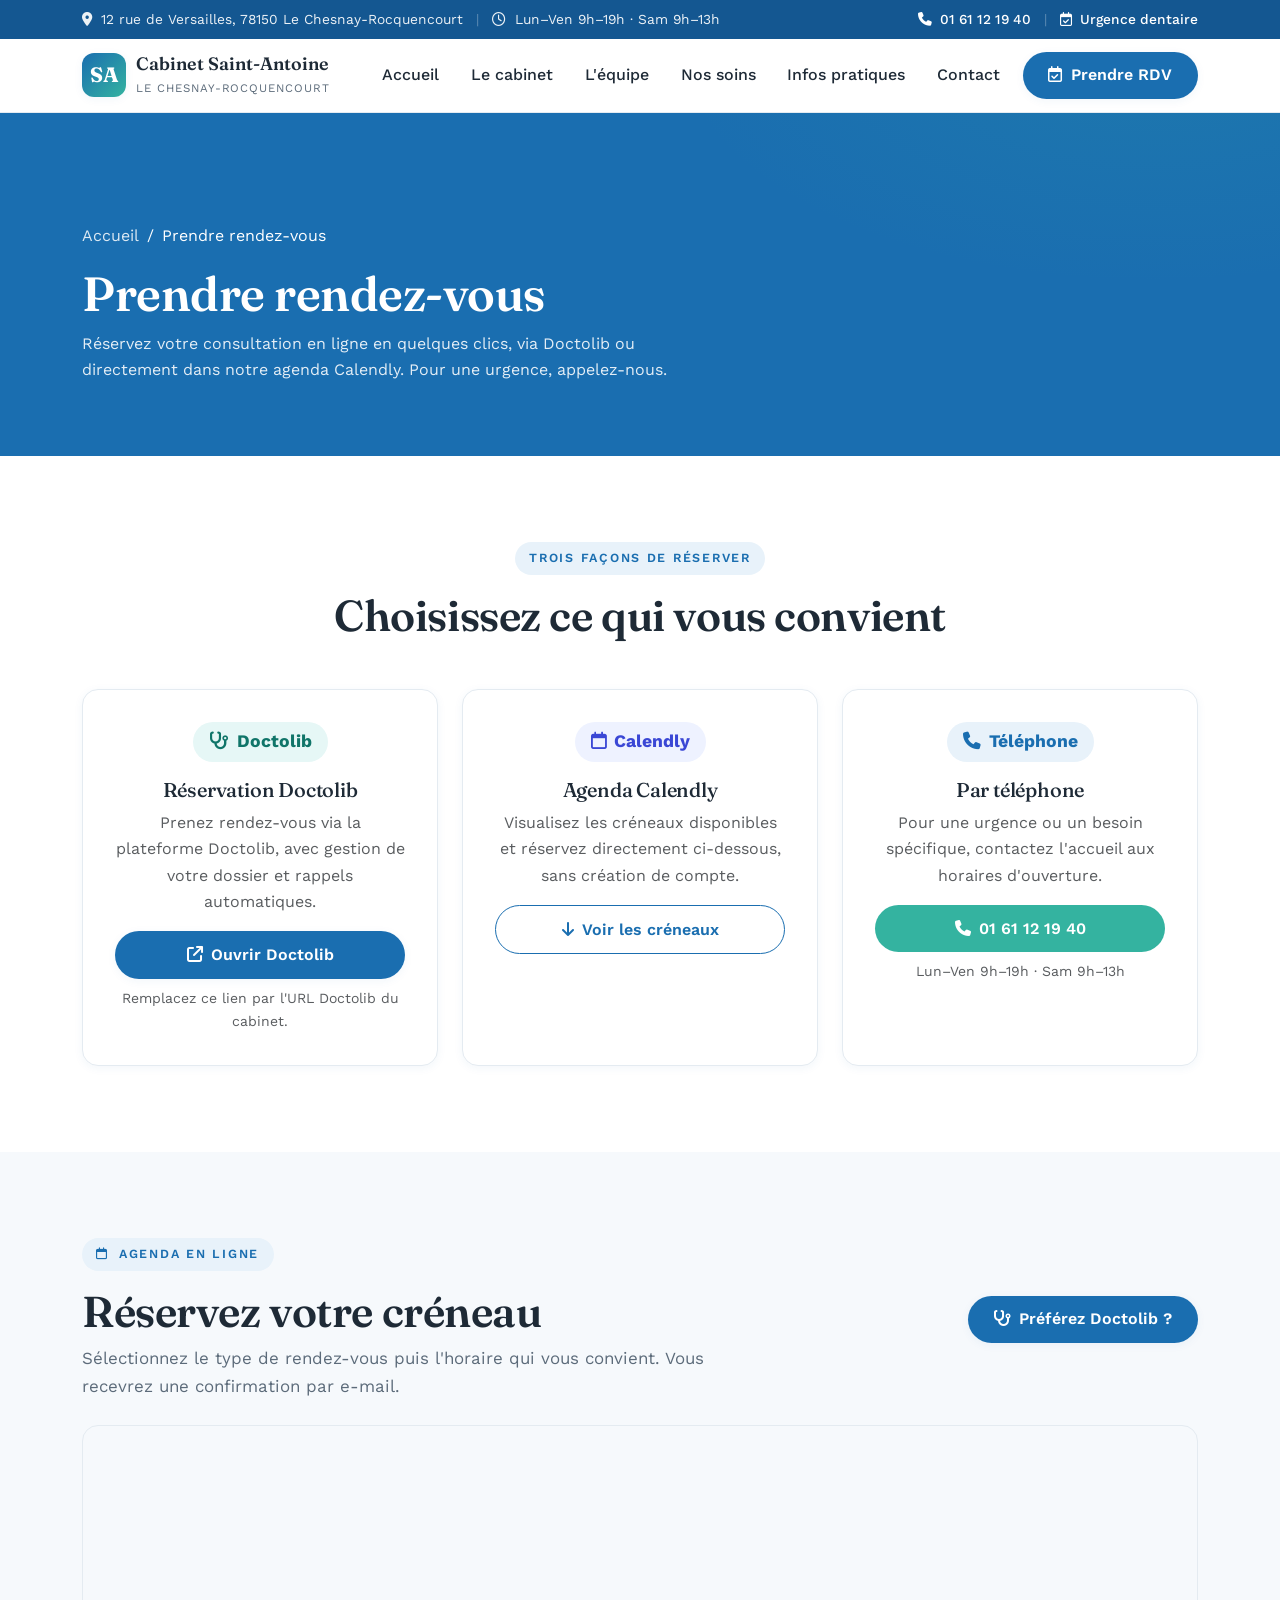
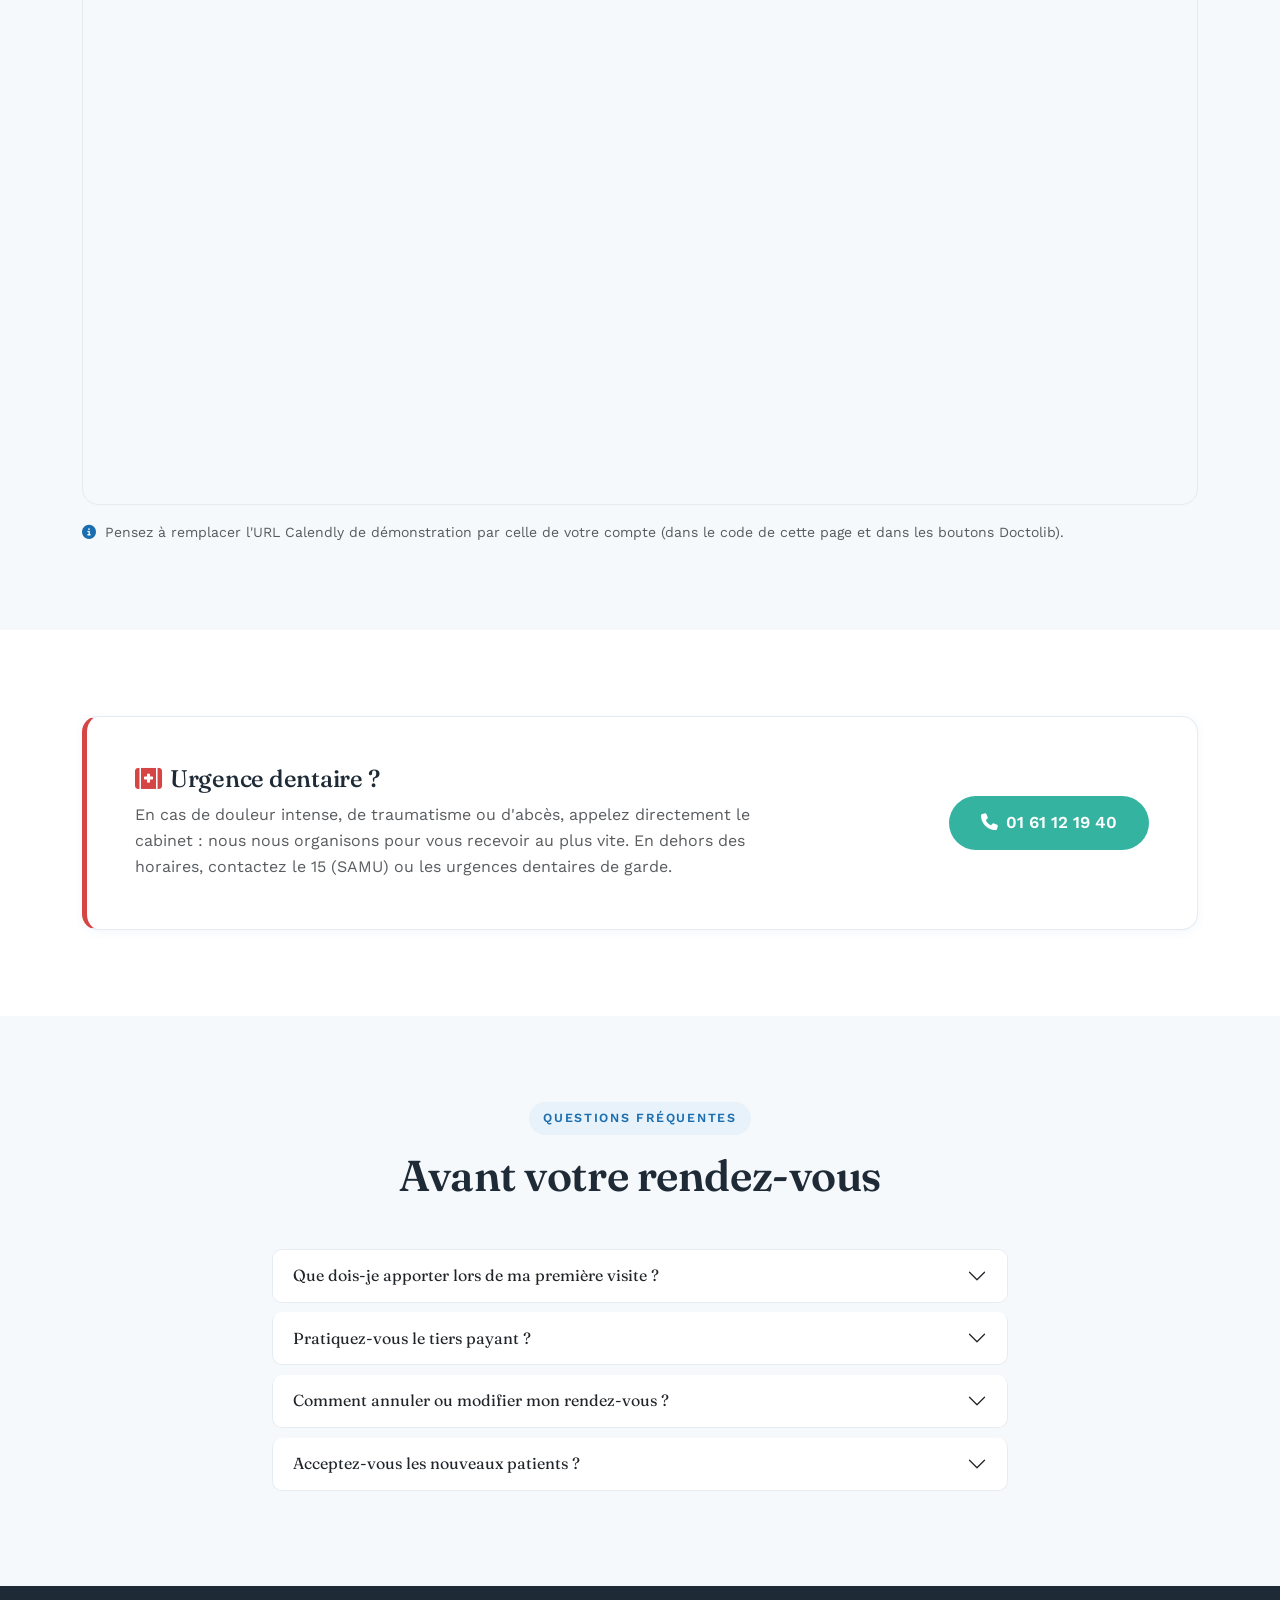
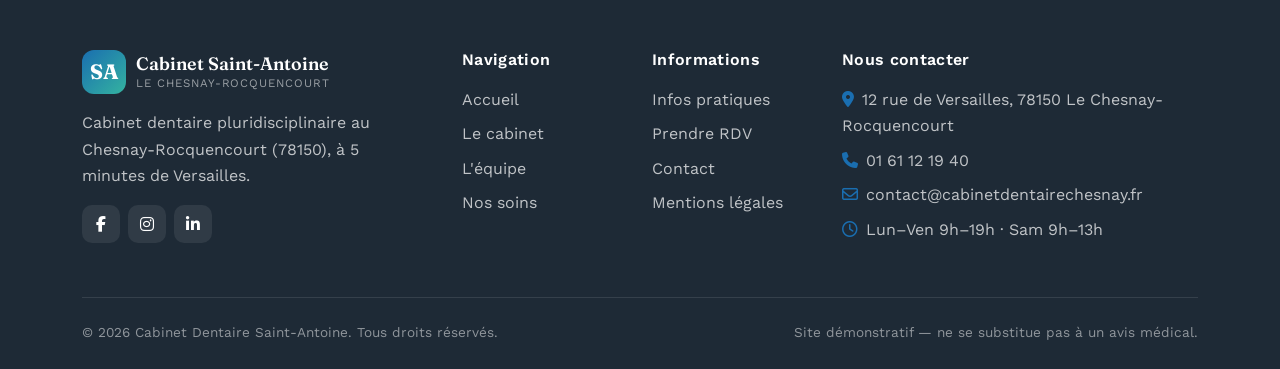
<file: rendez-vous.html>
<!DOCTYPE html>
<html lang="fr">
<head>
  <meta charset="UTF-8">
  <meta name="viewport" content="width=device-width, initial-scale=1.0">
  <title>Prendre rendez-vous | Cabinet Dentaire Saint-Antoine Le Chesnay (78150)</title>
  <meta name="description" content="Prenez rendez-vous en ligne avec le Cabinet Dentaire Saint-Antoine au Chesnay-Rocquencourt via Doctolib ou Calendly, ou appelez le 01 61 12 19 40.">
  <meta name="theme-color" content="#1a6eb0">
  <link href="https://cdn.jsdelivr.net/npm/bootstrap@5.3.3/dist/css/bootstrap.min.css" rel="stylesheet">
  <link rel="stylesheet" href="https://cdnjs.cloudflare.com/ajax/libs/font-awesome/6.5.2/css/all.min.css">
  <link rel="preconnect" href="https://fonts.googleapis.com">
  <link rel="preconnect" href="https://fonts.gstatic.com" crossorigin>
  <link href="https://fonts.googleapis.com/css2?family=Fraunces:opsz,wght@9..144,400;9..144,500;9..144,600;9..144,700&family=Work+Sans:wght@400;500;600&display=swap" rel="stylesheet">
  <link href="css/style.css" rel="stylesheet">
  <link href="https://assets.calendly.com/assets/external/widget.css" rel="stylesheet">
</head>
<body>
  <div class="topbar d-none d-lg-block">
    <div class="container d-flex justify-content-between align-items-center py-2">
      <div><i class="fa-solid fa-location-dot me-1"></i> 12 rue de Versailles, 78150 Le Chesnay-Rocquencourt <span class="sep mx-2">|</span> <i class="fa-regular fa-clock me-1"></i> Lun–Ven 9h–19h · Sam 9h–13h</div>
      <div><a href="tel:0161121940"><i class="fa-solid fa-phone me-1"></i> 01 61 12 19 40</a> <span class="sep mx-2">|</span> <a href="rendez-vous.html"><i class="fa-regular fa-calendar-check me-1"></i> Urgence dentaire</a></div>
    </div>
  </div>
  <nav class="navbar navbar-expand-lg sticky-top">
    <div class="container">
      <a class="navbar-brand" href="index.html"><span class="brand-mark">SA</span><span class="brand-text"><span class="name d-block">Cabinet Saint-Antoine</span><span class="sub">Le Chesnay-Rocquencourt</span></span></a>
      <button class="navbar-toggler border-0" type="button" data-bs-toggle="collapse" data-bs-target="#nav"><span class="navbar-toggler-icon"></span></button>
      <div class="collapse navbar-collapse" id="nav">
        <ul class="navbar-nav ms-auto align-items-lg-center">
          <li class="nav-item"><a class="nav-link" href="index.html">Accueil</a></li>
          <li class="nav-item"><a class="nav-link" href="cabinet.html">Le cabinet</a></li>
          <li class="nav-item"><a class="nav-link" href="equipe.html">L'équipe</a></li>
          <li class="nav-item"><a class="nav-link" href="soins.html">Nos soins</a></li>
          <li class="nav-item"><a class="nav-link" href="infos-pratiques.html">Infos pratiques</a></li>
          <li class="nav-item"><a class="nav-link" href="contact.html">Contact</a></li>
          <li class="nav-item"><a class="btn btn-primary-c" href="rendez-vous.html"><i class="fa-regular fa-calendar-check me-1"></i> Prendre RDV</a></li>
        </ul>
      </div>
    </div>
  </nav>
  <section class="page-head">
    <div class="container">
      <nav class="breadcrumb mb-3"><a href="index.html">Accueil</a><span class="mx-2">/</span><span class="active">Prendre rendez-vous</span></nav>
      <h1>Prendre rendez-vous</h1>
      <p class="mt-2">Réservez votre consultation en ligne en quelques clics, via Doctolib ou directement dans notre agenda Calendly. Pour une urgence, appelez-nous.</p>
    </div>
  </section>

  <!-- Options -->
  <section class="section">
    <div class="container">
      <div class="text-center mb-5 reveal">
        <span class="eyebrow">Trois façons de réserver</span>
        <h2 class="section-title">Choisissez ce qui vous convient</h2>
      </div>
      <div class="row g-4">
        <div class="col-lg-4 reveal">
          <div class="rdv-option text-center">
            <span class="logo-pill doctolib-pill"><i class="fa-solid fa-stethoscope me-2"></i>Doctolib</span>
            <h3 class="h5">Réservation Doctolib</h3>
            <p class="text-muted">Prenez rendez-vous via la plateforme Doctolib, avec gestion de votre dossier et rappels automatiques.</p>
            <a href="https://www.doctolib.fr/" target="_blank" rel="noopener" class="btn btn-primary-c w-100"><i class="fa-solid fa-arrow-up-right-from-square me-2"></i>Ouvrir Doctolib</a>
            <small class="d-block text-muted mt-2">Remplacez ce lien par l'URL Doctolib du cabinet.</small>
          </div>
        </div>
        <div class="col-lg-4 reveal">
          <div class="rdv-option text-center">
            <span class="logo-pill calendly-pill"><i class="fa-regular fa-calendar me-2"></i>Calendly</span>
            <h3 class="h5">Agenda Calendly</h3>
            <p class="text-muted">Visualisez les créneaux disponibles et réservez directement ci-dessous, sans création de compte.</p>
            <a href="#calendly" class="btn btn-outline-c w-100"><i class="fa-solid fa-arrow-down me-2"></i>Voir les créneaux</a>
          </div>
        </div>
        <div class="col-lg-4 reveal">
          <div class="rdv-option text-center">
            <span class="logo-pill" style="background:var(--primary-light);color:var(--primary);"><i class="fa-solid fa-phone me-2"></i>Téléphone</span>
            <h3 class="h5">Par téléphone</h3>
            <p class="text-muted">Pour une urgence ou un besoin spécifique, contactez l'accueil aux horaires d'ouverture.</p>
            <a href="tel:0161121940" class="btn btn-accent-c w-100"><i class="fa-solid fa-phone me-2"></i>01 61 12 19 40</a>
            <small class="d-block text-muted mt-2">Lun–Ven 9h–19h · Sam 9h–13h</small>
          </div>
        </div>
      </div>
    </div>
  </section>

  <!-- Calendly embed -->
  <section id="calendly" class="section bg-soft">
    <div class="container">
      <div class="row align-items-center g-4 mb-4 reveal">
        <div class="col-lg-7">
          <span class="eyebrow"><i class="fa-regular fa-calendar me-1"></i> Agenda en ligne</span>
          <h2 class="section-title mb-2">Réservez votre créneau</h2>
          <p class="lead-muted mb-0">Sélectionnez le type de rendez-vous puis l'horaire qui vous convient. Vous recevrez une confirmation par e-mail.</p>
        </div>
        <div class="col-lg-5 text-lg-end">
          <a href="https://www.doctolib.fr/" target="_blank" rel="noopener" class="btn btn-primary-c"><i class="fa-solid fa-stethoscope me-2"></i>Préférez Doctolib ?</a>
        </div>
      </div>
      <div class="reveal">
        <!-- Calendly inline widget : remplacez data-url par votre lien Calendly -->
        <div class="calendly-inline-widget calendly-embed"
             data-url="https://calendly.com/votre-cabinet/consultation?hide_gdpr_banner=1&primary_color=1a6eb0"
             style="min-width:320px;height:680px;"></div>
        <p class="text-muted small mt-3 mb-0"><i class="fa-solid fa-circle-info me-1 text-primary-c"></i> Pensez à remplacer l'URL Calendly de démonstration par celle de votre compte (dans le code de cette page et dans les boutons Doctolib).</p>
      </div>
    </div>
  </section>

  <!-- Urgence band -->
  <section class="section">
    <div class="container">
      <div class="card-soft p-4 p-lg-5 reveal" style="border-left:5px solid #d64545;">
        <div class="row align-items-center g-3">
          <div class="col-lg-8">
            <h2 class="h4 mb-2"><i class="fa-solid fa-kit-medical me-2" style="color:#d64545;"></i>Urgence dentaire ?</h2>
            <p class="text-muted mb-0">En cas de douleur intense, de traumatisme ou d'abcès, appelez directement le cabinet : nous nous organisons pour vous recevoir au plus vite. En dehors des horaires, contactez le 15 (SAMU) ou les urgences dentaires de garde.</p>
          </div>
          <div class="col-lg-4 text-lg-end">
            <a href="tel:0161121940" class="btn btn-accent-c btn-lg-c"><i class="fa-solid fa-phone me-2"></i>01 61 12 19 40</a>
          </div>
        </div>
      </div>
    </div>
  </section>

  <!-- FAQ -->
  <section class="section bg-soft">
    <div class="container">
      <div class="text-center mb-5 reveal"><span class="eyebrow">Questions fréquentes</span><h2 class="section-title">Avant votre rendez-vous</h2></div>
      <div class="row justify-content-center"><div class="col-lg-8 reveal">
        <div class="accordion" id="faq">
          <div class="accordion-item"><h3 class="accordion-header"><button class="accordion-button collapsed" data-bs-toggle="collapse" data-bs-target="#q1">Que dois-je apporter lors de ma première visite ?</button></h3><div id="q1" class="accordion-collapse collapse" data-bs-parent="#faq"><div class="accordion-body text-muted">Votre carte Vitale, votre carte de mutuelle et, si vous en disposez, vos précédentes radios ou comptes-rendus.</div></div></div>
          <div class="accordion-item"><h3 class="accordion-header"><button class="accordion-button collapsed" data-bs-toggle="collapse" data-bs-target="#q2">Pratiquez-vous le tiers payant ?</button></h3><div id="q2" class="accordion-collapse collapse" data-bs-parent="#faq"><div class="accordion-body text-muted">Oui, le tiers payant est appliqué sur la part Sécurité sociale, et selon votre mutuelle pour la part complémentaire.</div></div></div>
          <div class="accordion-item"><h3 class="accordion-header"><button class="accordion-button collapsed" data-bs-toggle="collapse" data-bs-target="#q3">Comment annuler ou modifier mon rendez-vous ?</button></h3><div id="q3" class="accordion-collapse collapse" data-bs-parent="#faq"><div class="accordion-body text-muted">Via le lien reçu par e-mail (Doctolib ou Calendly) ou en appelant le cabinet, au moins 24 h à l'avance si possible.</div></div></div>
          <div class="accordion-item"><h3 class="accordion-header"><button class="accordion-button collapsed" data-bs-toggle="collapse" data-bs-target="#q4">Acceptez-vous les nouveaux patients ?</button></h3><div id="q4" class="accordion-collapse collapse" data-bs-parent="#faq"><div class="accordion-body text-muted">Oui, le cabinet accueille de nouveaux patients, adultes comme enfants. Réservez simplement un créneau de première consultation.</div></div></div>
        </div>
      </div></div>
    </div>
  </section>

  <footer class="footer">
    <div class="container">
      <div class="row g-4">
        <div class="col-lg-4">
          <a class="navbar-brand mb-3" href="index.html">
            <span class="brand-mark">SA</span>
            <span class="brand-text">
              <span class="name d-block text-white">Cabinet Saint-Antoine</span>
              <span class="sub" style="color:rgba(255,255,255,.55);">Le Chesnay-Rocquencourt</span>
            </span>
          </a>
          <p class="mt-3" style="max-width:320px;">Cabinet dentaire pluridisciplinaire au Chesnay-Rocquencourt (78150), à 5 minutes de Versailles.</p>
          <div class="social d-flex gap-2 mt-3">
            <a href="#" aria-label="Facebook"><i class="fa-brands fa-facebook-f"></i></a>
            <a href="#" aria-label="Instagram"><i class="fa-brands fa-instagram"></i></a>
            <a href="#" aria-label="LinkedIn"><i class="fa-brands fa-linkedin-in"></i></a>
          </div>
        </div>
        <div class="col-6 col-lg-2">
          <h5>Navigation</h5>
          <ul class="list-unstyled d-grid gap-2">
            <li><a href="index.html">Accueil</a></li>
            <li><a href="cabinet.html">Le cabinet</a></li>
            <li><a href="equipe.html">L'équipe</a></li>
            <li><a href="soins.html">Nos soins</a></li>
          </ul>
        </div>
        <div class="col-6 col-lg-2">
          <h5>Informations</h5>
          <ul class="list-unstyled d-grid gap-2">
            <li><a href="infos-pratiques.html">Infos pratiques</a></li>
            <li><a href="rendez-vous.html">Prendre RDV</a></li>
            <li><a href="contact.html">Contact</a></li>
            <li><a href="mentions-legales.html">Mentions légales</a></li>
          </ul>
        </div>
        <div class="col-lg-4">
          <h5>Nous contacter</h5>
          <ul class="list-unstyled d-grid gap-2">
            <li><i class="fa-solid fa-location-dot me-2 text-primary-c"></i>12 rue de Versailles, 78150 Le Chesnay-Rocquencourt</li>
            <li><i class="fa-solid fa-phone me-2 text-primary-c"></i><a href="tel:0161121940">01 61 12 19 40</a></li>
            <li><i class="fa-regular fa-envelope me-2 text-primary-c"></i><a href="mailto:contact@cabinetdentairechesnay.fr">contact@cabinetdentairechesnay.fr</a></li>
            <li><i class="fa-regular fa-clock me-2 text-primary-c"></i>Lun–Ven 9h–19h · Sam 9h–13h</li>
          </ul>
        </div>
      </div>
      <div class="footer-bottom d-flex flex-wrap justify-content-between gap-2">
        <span>© <span data-year>2026</span> Cabinet Dentaire Saint-Antoine. Tous droits réservés.</span>
        <span>Site démonstratif — ne se substitue pas à un avis médical.</span>
      </div>
    </div>
  </footer>

  <a href="rendez-vous.html" class="btn btn-primary-c btn-lg-c mobile-rdv shadow"><i class="fa-regular fa-calendar-check me-2"></i>Prendre rendez-vous</a>
  <script src="https://cdn.jsdelivr.net/npm/bootstrap@5.3.3/dist/js/bootstrap.bundle.min.js"></script>
  <script src="js/main.js"></script>
  <script src="https://assets.calendly.com/assets/external/widget.js" async></script>
</body>
</html>
</file>
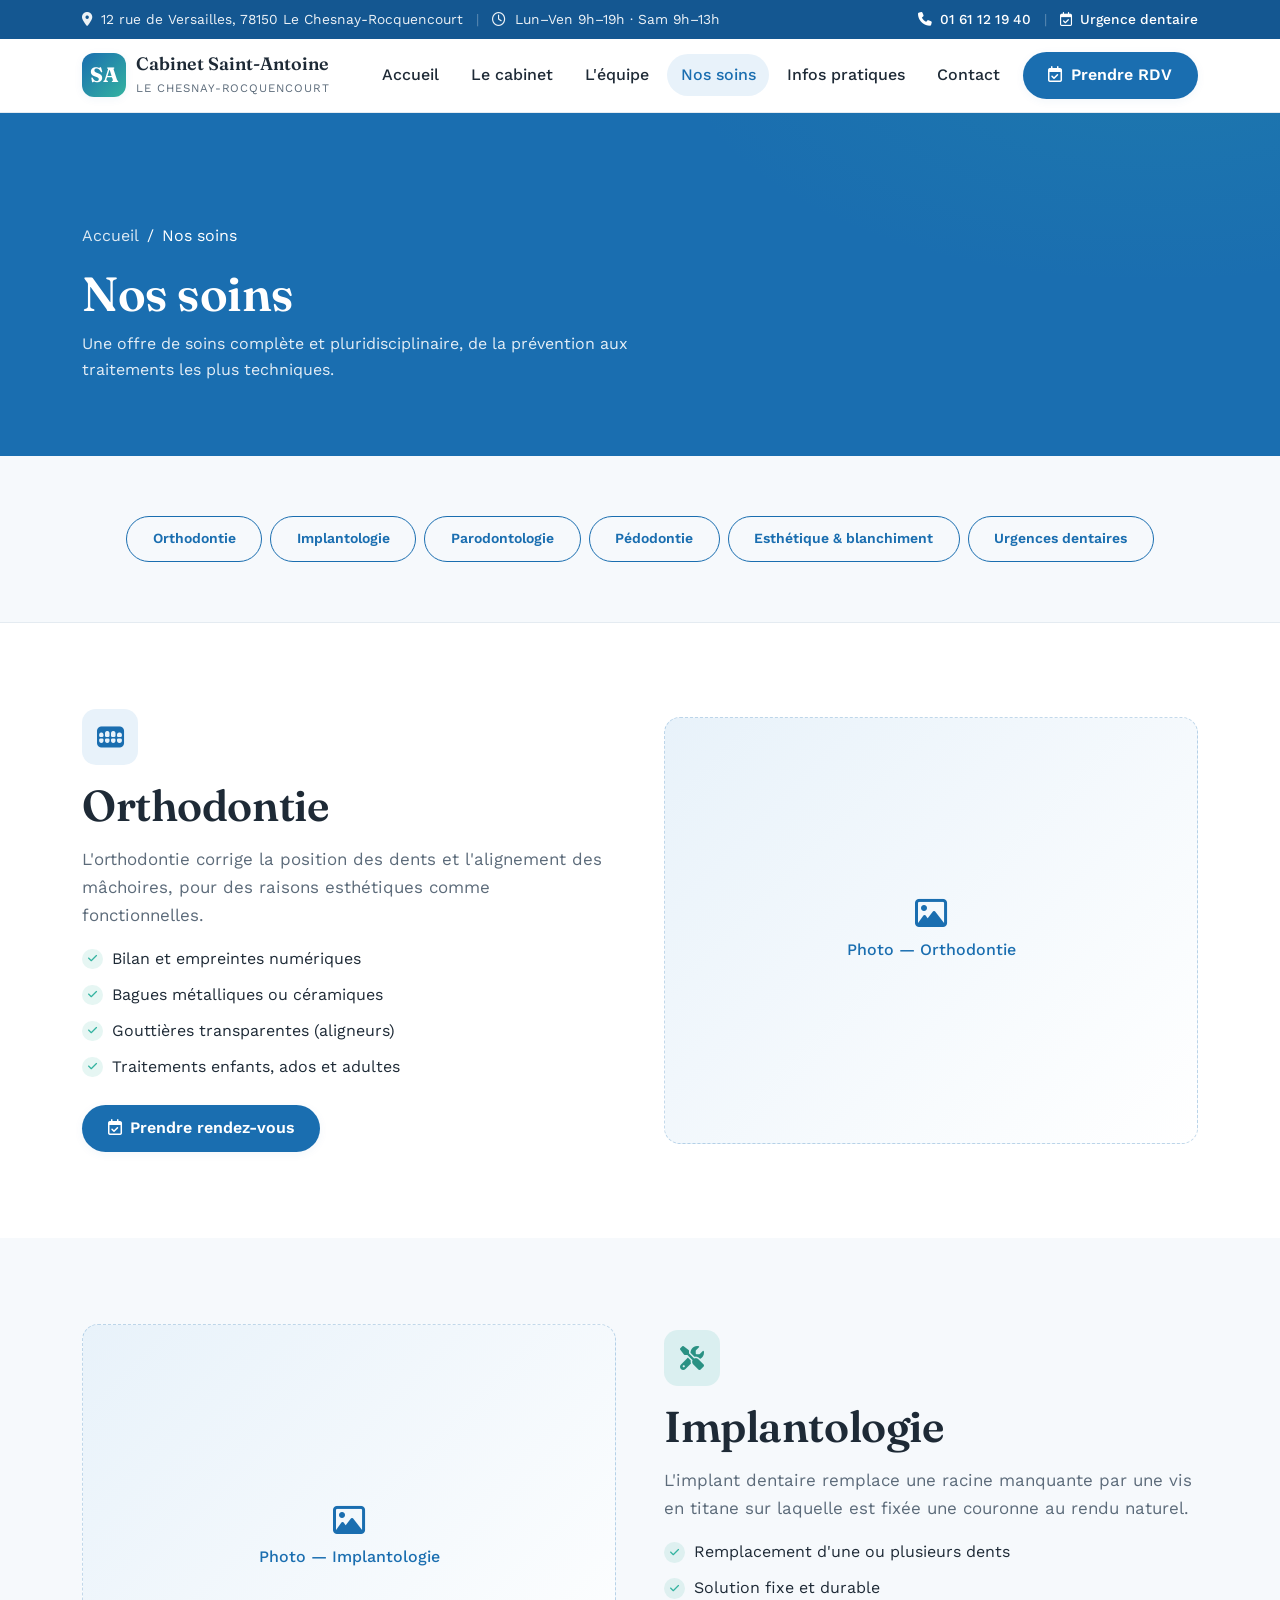
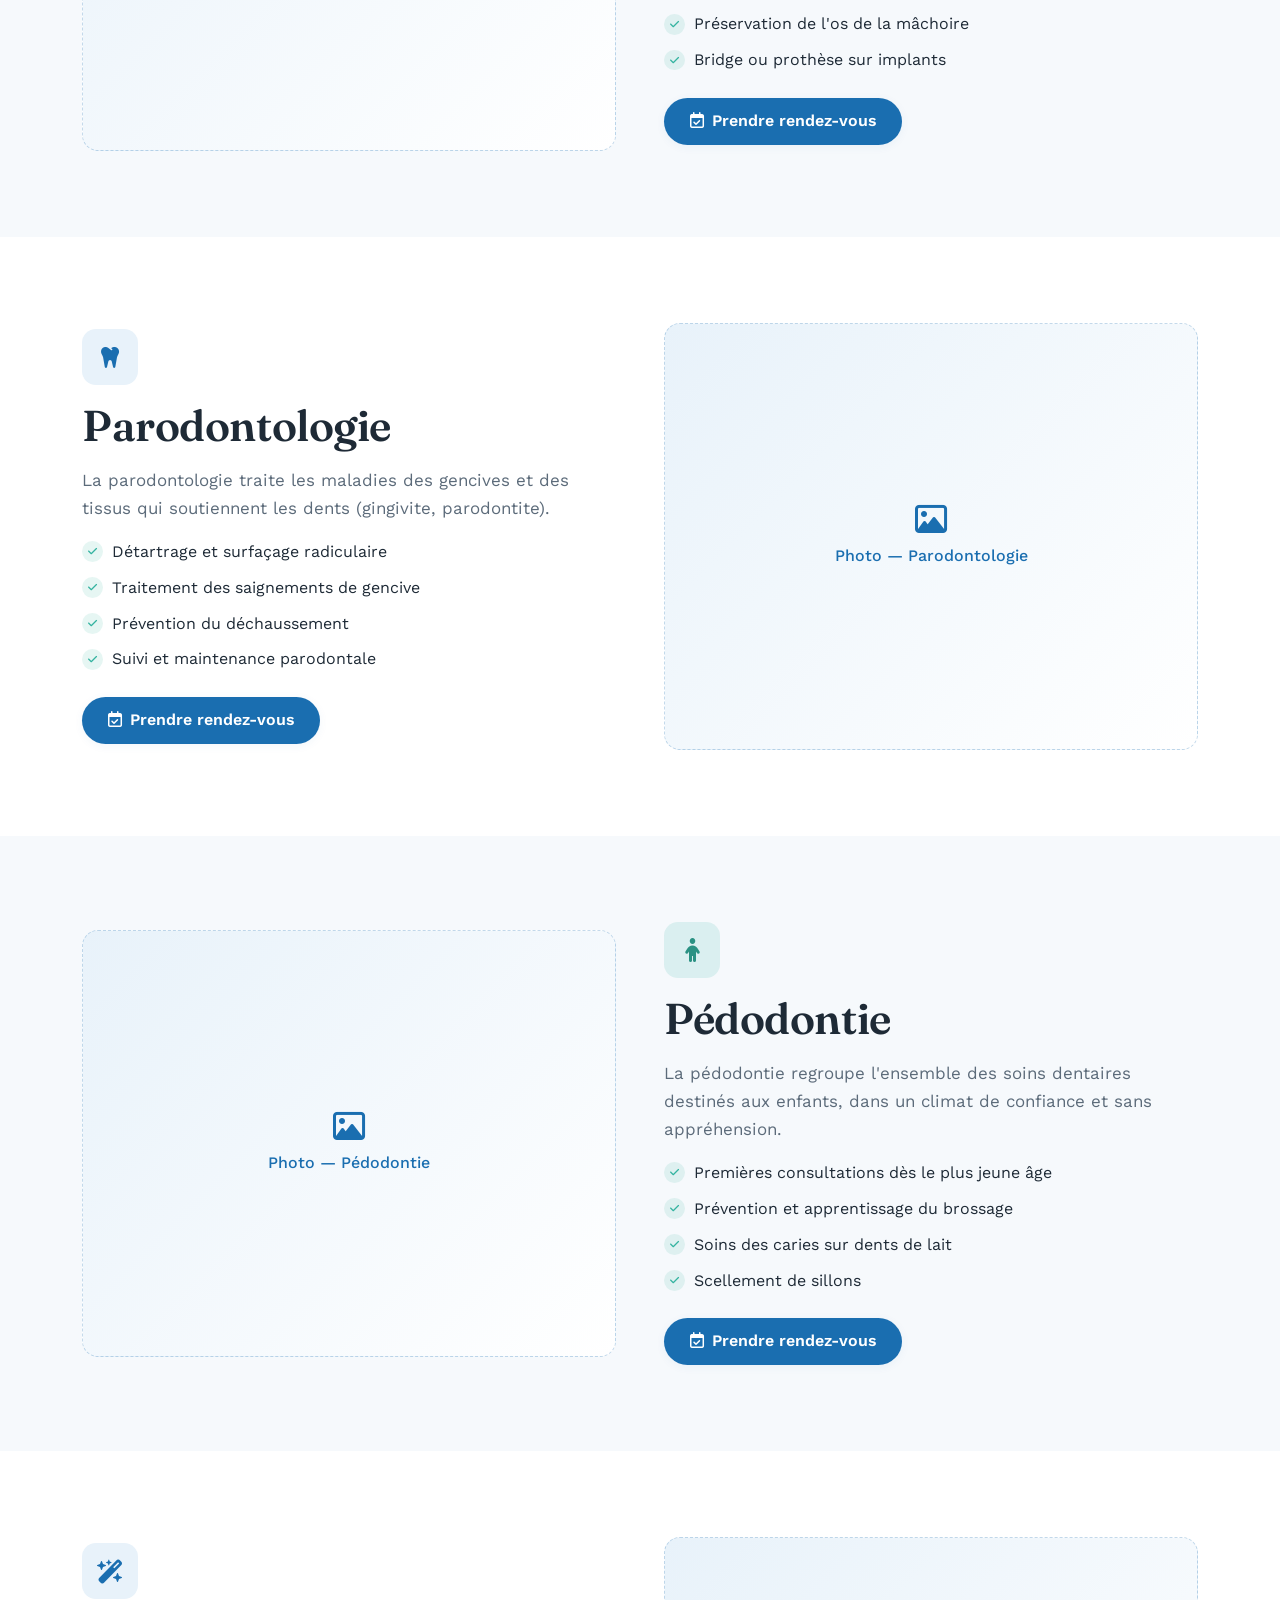
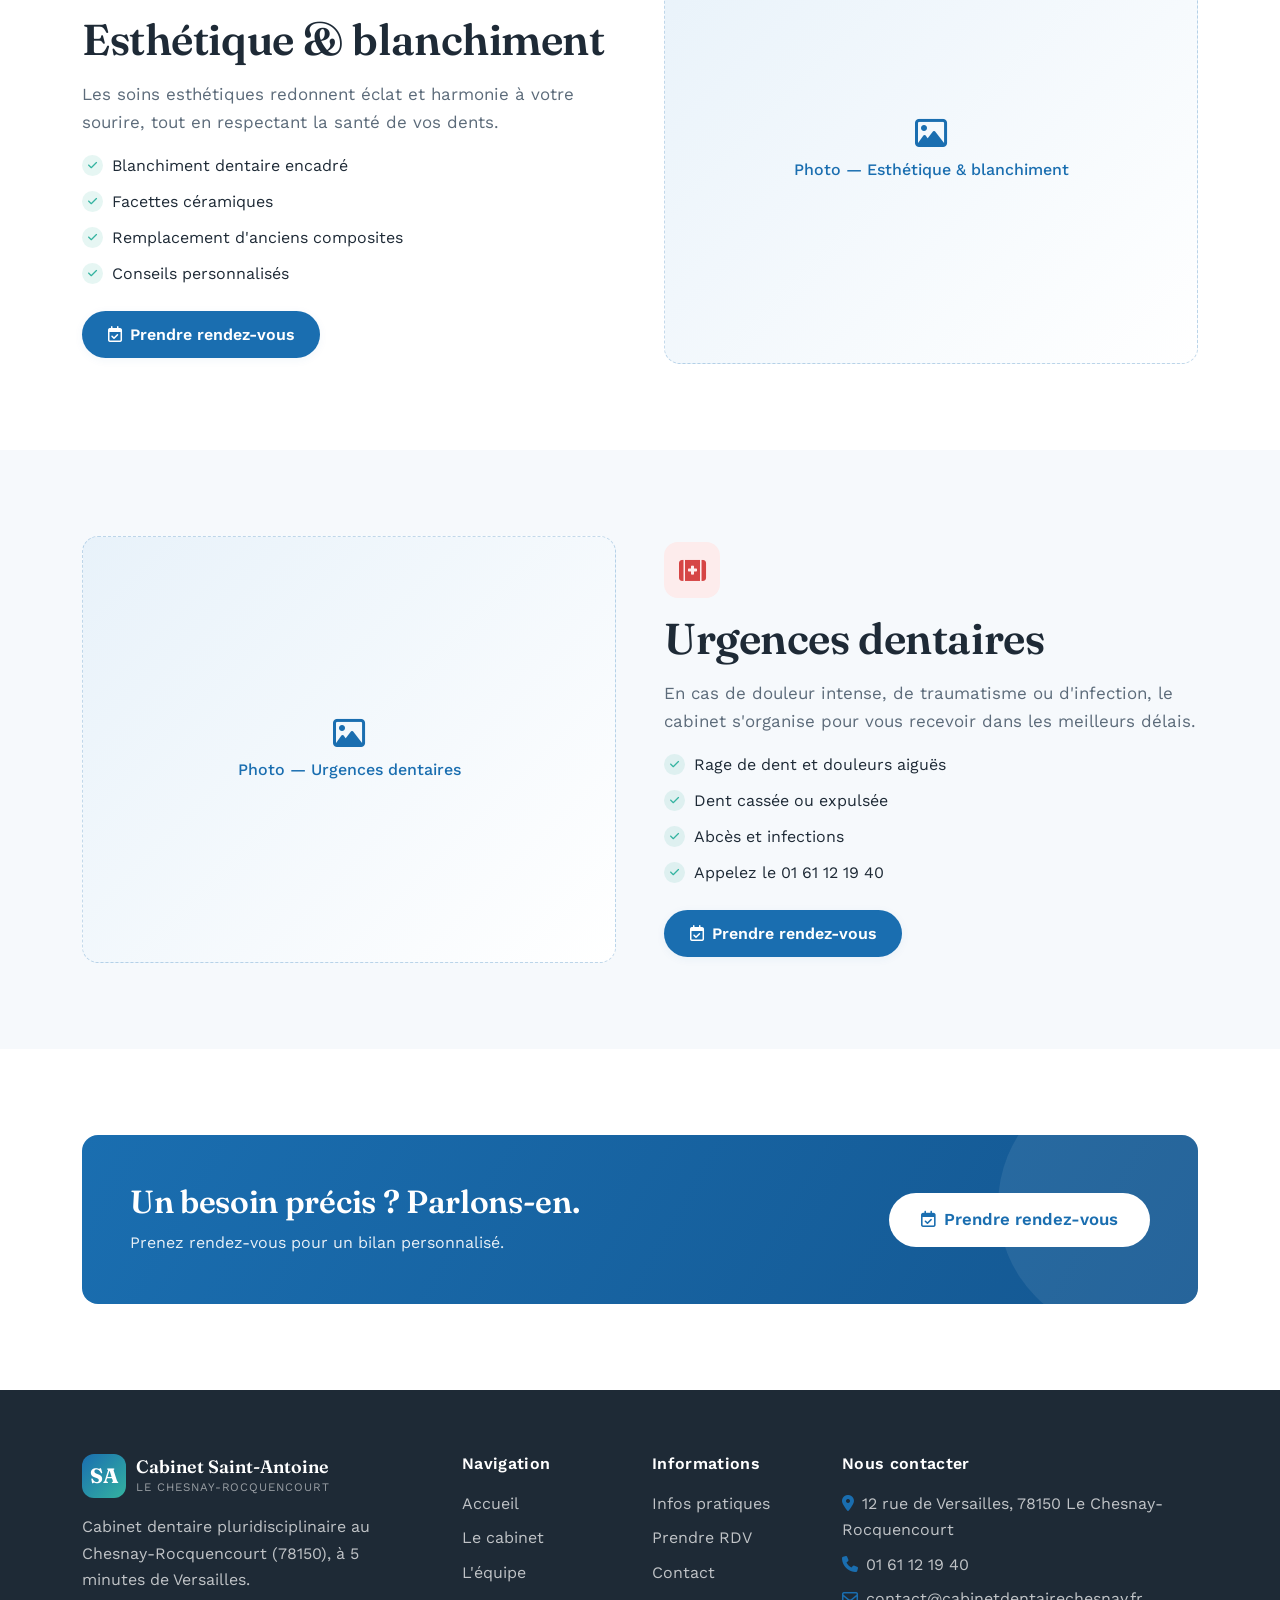
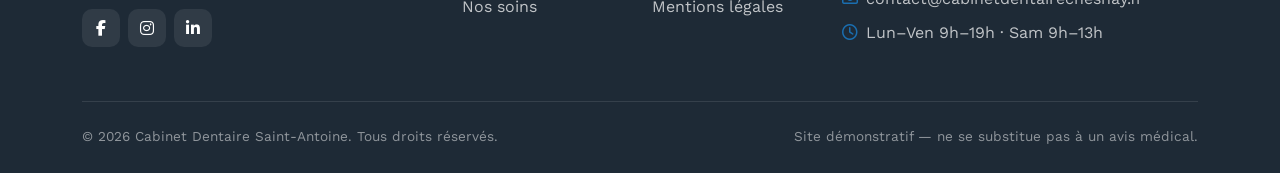
<file: soins.html>
<!DOCTYPE html>
<html lang="fr">
<head>
  <meta charset="UTF-8">
  <meta name="viewport" content="width=device-width, initial-scale=1.0">
  <title>Nos soins | Cabinet Dentaire Saint-Antoine Le Chesnay (78150)</title>
  <meta name="description" content="Orthodontie, implantologie, parodontologie, pédodontie, esthétique et urgences dentaires au Cabinet Saint-Antoine du Chesnay-Rocquencourt.">
  <meta name="theme-color" content="#1a6eb0">
  <link href="https://cdn.jsdelivr.net/npm/bootstrap@5.3.3/dist/css/bootstrap.min.css" rel="stylesheet">
  <link rel="stylesheet" href="https://cdnjs.cloudflare.com/ajax/libs/font-awesome/6.5.2/css/all.min.css">
  <link rel="preconnect" href="https://fonts.googleapis.com">
  <link rel="preconnect" href="https://fonts.gstatic.com" crossorigin>
  <link href="https://fonts.googleapis.com/css2?family=Fraunces:opsz,wght@9..144,400;9..144,500;9..144,600;9..144,700&family=Work+Sans:wght@400;500;600&display=swap" rel="stylesheet">
  <link href="css/style.css" rel="stylesheet">
  
</head>
<body>
  <div class="topbar d-none d-lg-block">
    <div class="container d-flex justify-content-between align-items-center py-2">
      <div><i class="fa-solid fa-location-dot me-1"></i> 12 rue de Versailles, 78150 Le Chesnay-Rocquencourt <span class="sep mx-2">|</span> <i class="fa-regular fa-clock me-1"></i> Lun–Ven 9h–19h · Sam 9h–13h</div>
      <div><a href="tel:0161121940"><i class="fa-solid fa-phone me-1"></i> 01 61 12 19 40</a> <span class="sep mx-2">|</span> <a href="rendez-vous.html"><i class="fa-regular fa-calendar-check me-1"></i> Urgence dentaire</a></div>
    </div>
  </div>
  <nav class="navbar navbar-expand-lg sticky-top">
    <div class="container">
      <a class="navbar-brand" href="index.html"><span class="brand-mark">SA</span><span class="brand-text"><span class="name d-block">Cabinet Saint-Antoine</span><span class="sub">Le Chesnay-Rocquencourt</span></span></a>
      <button class="navbar-toggler border-0" type="button" data-bs-toggle="collapse" data-bs-target="#nav"><span class="navbar-toggler-icon"></span></button>
      <div class="collapse navbar-collapse" id="nav">
        <ul class="navbar-nav ms-auto align-items-lg-center">
          <li class="nav-item"><a class="nav-link" href="index.html">Accueil</a></li>
          <li class="nav-item"><a class="nav-link" href="cabinet.html">Le cabinet</a></li>
          <li class="nav-item"><a class="nav-link" href="equipe.html">L'équipe</a></li>
          <li class="nav-item"><a class="nav-link" href="soins.html">Nos soins</a></li>
          <li class="nav-item"><a class="nav-link" href="infos-pratiques.html">Infos pratiques</a></li>
          <li class="nav-item"><a class="nav-link" href="contact.html">Contact</a></li>
          <li class="nav-item"><a class="btn btn-primary-c" href="rendez-vous.html"><i class="fa-regular fa-calendar-check me-1"></i> Prendre RDV</a></li>
        </ul>
      </div>
    </div>
  </nav>
  <section class="page-head">
    <div class="container">
      <nav class="breadcrumb mb-3"><a href="index.html">Accueil</a><span class="mx-2">/</span><span class="active">Nos soins</span></nav>
      <h1>Nos soins</h1>
      <p class="mt-2">Une offre de soins complète et pluridisciplinaire, de la prévention aux traitements les plus techniques.</p>
    </div>
  </section>

  <section class="section-sm bg-soft border-bottom" style="border-color:var(--line)!important;">
    <div class="container text-center reveal"><a href="#orthodontie" class="btn btn-outline-c btn-sm m-1">Orthodontie</a><a href="#implantologie" class="btn btn-outline-c btn-sm m-1">Implantologie</a><a href="#parodontologie" class="btn btn-outline-c btn-sm m-1">Parodontologie</a><a href="#pedodontie" class="btn btn-outline-c btn-sm m-1">Pédodontie</a><a href="#esthetique" class="btn btn-outline-c btn-sm m-1">Esthétique & blanchiment</a><a href="#urgences" class="btn btn-outline-c btn-sm m-1">Urgences dentaires</a></div>
  </section>
  <section id="orthodontie" class="section ">
    <div class="container">
      <div class="row align-items-center g-5">
        <div class="col-lg-6 reveal ">
          <div class="feature-icon"><i class="fa-solid fa-teeth"></i></div>
          <h2 class="section-title">Orthodontie</h2>
          <p class="lead-muted">L'orthodontie corrige la position des dents et l'alignement des mâchoires, pour des raisons esthétiques comme fonctionnelles.</p>
          <ul class="list-check mt-3"><li>Bilan et empreintes numériques</li><li>Bagues métalliques ou céramiques</li><li>Gouttières transparentes (aligneurs)</li><li>Traitements enfants, ados et adultes</li></ul>
          <a href="rendez-vous.html" class="btn btn-primary-c mt-2"><i class="fa-regular fa-calendar-check me-2"></i>Prendre rendez-vous</a>
        </div>
        <div class="col-lg-6 reveal ">
          <div class="img-ph" style="aspect-ratio:5/4;border-radius:var(--radius);"><span><i class="fa-regular fa-image fa-2x d-block mb-2"></i>Photo — Orthodontie</span></div>
        </div>
      </div>
    </div>
  </section>
  <section id="implantologie" class="section bg-soft">
    <div class="container">
      <div class="row align-items-center g-5">
        <div class="col-lg-6 reveal order-lg-2">
          <div class="feature-icon alt"><i class="fa-solid fa-screwdriver-wrench"></i></div>
          <h2 class="section-title">Implantologie</h2>
          <p class="lead-muted">L'implant dentaire remplace une racine manquante par une vis en titane sur laquelle est fixée une couronne au rendu naturel.</p>
          <ul class="list-check mt-3"><li>Remplacement d'une ou plusieurs dents</li><li>Solution fixe et durable</li><li>Préservation de l'os de la mâchoire</li><li>Bridge ou prothèse sur implants</li></ul>
          <a href="rendez-vous.html" class="btn btn-primary-c mt-2"><i class="fa-regular fa-calendar-check me-2"></i>Prendre rendez-vous</a>
        </div>
        <div class="col-lg-6 reveal order-lg-1">
          <div class="img-ph" style="aspect-ratio:5/4;border-radius:var(--radius);"><span><i class="fa-regular fa-image fa-2x d-block mb-2"></i>Photo — Implantologie</span></div>
        </div>
      </div>
    </div>
  </section>
  <section id="parodontologie" class="section ">
    <div class="container">
      <div class="row align-items-center g-5">
        <div class="col-lg-6 reveal ">
          <div class="feature-icon"><i class="fa-solid fa-tooth"></i></div>
          <h2 class="section-title">Parodontologie</h2>
          <p class="lead-muted">La parodontologie traite les maladies des gencives et des tissus qui soutiennent les dents (gingivite, parodontite).</p>
          <ul class="list-check mt-3"><li>Détartrage et surfaçage radiculaire</li><li>Traitement des saignements de gencive</li><li>Prévention du déchaussement</li><li>Suivi et maintenance parodontale</li></ul>
          <a href="rendez-vous.html" class="btn btn-primary-c mt-2"><i class="fa-regular fa-calendar-check me-2"></i>Prendre rendez-vous</a>
        </div>
        <div class="col-lg-6 reveal ">
          <div class="img-ph" style="aspect-ratio:5/4;border-radius:var(--radius);"><span><i class="fa-regular fa-image fa-2x d-block mb-2"></i>Photo — Parodontologie</span></div>
        </div>
      </div>
    </div>
  </section>
  <section id="pedodontie" class="section bg-soft">
    <div class="container">
      <div class="row align-items-center g-5">
        <div class="col-lg-6 reveal order-lg-2">
          <div class="feature-icon alt"><i class="fa-solid fa-child"></i></div>
          <h2 class="section-title">Pédodontie</h2>
          <p class="lead-muted">La pédodontie regroupe l'ensemble des soins dentaires destinés aux enfants, dans un climat de confiance et sans appréhension.</p>
          <ul class="list-check mt-3"><li>Premières consultations dès le plus jeune âge</li><li>Prévention et apprentissage du brossage</li><li>Soins des caries sur dents de lait</li><li>Scellement de sillons</li></ul>
          <a href="rendez-vous.html" class="btn btn-primary-c mt-2"><i class="fa-regular fa-calendar-check me-2"></i>Prendre rendez-vous</a>
        </div>
        <div class="col-lg-6 reveal order-lg-1">
          <div class="img-ph" style="aspect-ratio:5/4;border-radius:var(--radius);"><span><i class="fa-regular fa-image fa-2x d-block mb-2"></i>Photo — Pédodontie</span></div>
        </div>
      </div>
    </div>
  </section>
  <section id="esthetique" class="section ">
    <div class="container">
      <div class="row align-items-center g-5">
        <div class="col-lg-6 reveal ">
          <div class="feature-icon"><i class="fa-solid fa-wand-magic-sparkles"></i></div>
          <h2 class="section-title">Esthétique & blanchiment</h2>
          <p class="lead-muted">Les soins esthétiques redonnent éclat et harmonie à votre sourire, tout en respectant la santé de vos dents.</p>
          <ul class="list-check mt-3"><li>Blanchiment dentaire encadré</li><li>Facettes céramiques</li><li>Remplacement d'anciens composites</li><li>Conseils personnalisés</li></ul>
          <a href="rendez-vous.html" class="btn btn-primary-c mt-2"><i class="fa-regular fa-calendar-check me-2"></i>Prendre rendez-vous</a>
        </div>
        <div class="col-lg-6 reveal ">
          <div class="img-ph" style="aspect-ratio:5/4;border-radius:var(--radius);"><span><i class="fa-regular fa-image fa-2x d-block mb-2"></i>Photo — Esthétique & blanchiment</span></div>
        </div>
      </div>
    </div>
  </section>
  <section id="urgences" class="section bg-soft">
    <div class="container">
      <div class="row align-items-center g-5">
        <div class="col-lg-6 reveal order-lg-2">
          <div class="feature-icon" style="background:#fdecec;color:#d64545;"><i class="fa-solid fa-kit-medical"></i></div>
          <h2 class="section-title">Urgences dentaires</h2>
          <p class="lead-muted">En cas de douleur intense, de traumatisme ou d'infection, le cabinet s'organise pour vous recevoir dans les meilleurs délais.</p>
          <ul class="list-check mt-3"><li>Rage de dent et douleurs aiguës</li><li>Dent cassée ou expulsée</li><li>Abcès et infections</li><li>Appelez le 01 61 12 19 40</li></ul>
          <a href="rendez-vous.html" class="btn btn-primary-c mt-2"><i class="fa-regular fa-calendar-check me-2"></i>Prendre rendez-vous</a>
        </div>
        <div class="col-lg-6 reveal order-lg-1">
          <div class="img-ph" style="aspect-ratio:5/4;border-radius:var(--radius);"><span><i class="fa-regular fa-image fa-2x d-block mb-2"></i>Photo — Urgences dentaires</span></div>
        </div>
      </div>
    </div>
  </section>

  <section class="section">
    <div class="container"><div class="cta-band reveal"><div class="row align-items-center position-relative" style="z-index:1;"><div class="col-lg-8"><h2 class="mb-2">Un besoin précis ? Parlons-en.</h2><p class="mb-lg-0" style="color:rgba(255,255,255,.9);">Prenez rendez-vous pour un bilan personnalisé.</p></div><div class="col-lg-4 text-lg-end"><a href="rendez-vous.html" class="btn btn-light-c btn-lg-c"><i class="fa-regular fa-calendar-check me-2"></i>Prendre rendez-vous</a></div></div></div></div>
  </section>

  <footer class="footer">
    <div class="container">
      <div class="row g-4">
        <div class="col-lg-4">
          <a class="navbar-brand mb-3" href="index.html">
            <span class="brand-mark">SA</span>
            <span class="brand-text">
              <span class="name d-block text-white">Cabinet Saint-Antoine</span>
              <span class="sub" style="color:rgba(255,255,255,.55);">Le Chesnay-Rocquencourt</span>
            </span>
          </a>
          <p class="mt-3" style="max-width:320px;">Cabinet dentaire pluridisciplinaire au Chesnay-Rocquencourt (78150), à 5 minutes de Versailles.</p>
          <div class="social d-flex gap-2 mt-3">
            <a href="#" aria-label="Facebook"><i class="fa-brands fa-facebook-f"></i></a>
            <a href="#" aria-label="Instagram"><i class="fa-brands fa-instagram"></i></a>
            <a href="#" aria-label="LinkedIn"><i class="fa-brands fa-linkedin-in"></i></a>
          </div>
        </div>
        <div class="col-6 col-lg-2">
          <h5>Navigation</h5>
          <ul class="list-unstyled d-grid gap-2">
            <li><a href="index.html">Accueil</a></li>
            <li><a href="cabinet.html">Le cabinet</a></li>
            <li><a href="equipe.html">L'équipe</a></li>
            <li><a href="soins.html">Nos soins</a></li>
          </ul>
        </div>
        <div class="col-6 col-lg-2">
          <h5>Informations</h5>
          <ul class="list-unstyled d-grid gap-2">
            <li><a href="infos-pratiques.html">Infos pratiques</a></li>
            <li><a href="rendez-vous.html">Prendre RDV</a></li>
            <li><a href="contact.html">Contact</a></li>
            <li><a href="mentions-legales.html">Mentions légales</a></li>
          </ul>
        </div>
        <div class="col-lg-4">
          <h5>Nous contacter</h5>
          <ul class="list-unstyled d-grid gap-2">
            <li><i class="fa-solid fa-location-dot me-2 text-primary-c"></i>12 rue de Versailles, 78150 Le Chesnay-Rocquencourt</li>
            <li><i class="fa-solid fa-phone me-2 text-primary-c"></i><a href="tel:0161121940">01 61 12 19 40</a></li>
            <li><i class="fa-regular fa-envelope me-2 text-primary-c"></i><a href="mailto:contact@cabinetdentairechesnay.fr">contact@cabinetdentairechesnay.fr</a></li>
            <li><i class="fa-regular fa-clock me-2 text-primary-c"></i>Lun–Ven 9h–19h · Sam 9h–13h</li>
          </ul>
        </div>
      </div>
      <div class="footer-bottom d-flex flex-wrap justify-content-between gap-2">
        <span>© <span data-year>2026</span> Cabinet Dentaire Saint-Antoine. Tous droits réservés.</span>
        <span>Site démonstratif — ne se substitue pas à un avis médical.</span>
      </div>
    </div>
  </footer>

  <a href="rendez-vous.html" class="btn btn-primary-c btn-lg-c mobile-rdv shadow"><i class="fa-regular fa-calendar-check me-2"></i>Prendre rendez-vous</a>
  <script src="https://cdn.jsdelivr.net/npm/bootstrap@5.3.3/dist/js/bootstrap.bundle.min.js"></script>
  <script src="js/main.js"></script>
  
</body>
</html>
</file>
<file: css/style.css>
/* ===========================================================
   Cabinet Dentaire Le Chesnay — Feuille de style partagée
   Couleur principale : #1a6eb0 (bleu médical)
   =========================================================== */

:root {
  --primary: #1a6eb0;
  --primary-dark: #145791;
  --primary-light: #e8f2fa;
  --accent: #34b3a0;
  --accent-dark: #2a9183;
  --ink: #1e2a36;
  --muted: #5c6b7a;
  --line: #e4ebf1;
  --bg-soft: #f6f9fc;
  --white: #ffffff;
  --radius: 16px;
  --radius-sm: 10px;
  --shadow-sm: 0 2px 10px rgba(26, 110, 176, 0.06);
  --shadow-md: 0 10px 30px rgba(26, 110, 176, 0.10);
  --shadow-lg: 0 20px 50px rgba(26, 110, 176, 0.14);
  --font-display: "Fraunces", Georgia, serif;
  --font-body: "Work Sans", system-ui, sans-serif;
}

/* ---------- Base ---------- */
* { box-sizing: border-box; }

body {
  font-family: var(--font-body);
  color: var(--ink);
  background: var(--white);
  line-height: 1.65;
  -webkit-font-smoothing: antialiased;
  overflow-x: hidden;
}

h1, h2, h3, h4, h5, h6 {
  font-family: var(--font-display);
  font-weight: 600;
  letter-spacing: -0.01em;
  color: var(--ink);
}

a { text-decoration: none; transition: color .2s ease; }

.text-primary-c { color: var(--primary) !important; }
.text-accent-c { color: var(--accent) !important; }
.bg-soft { background: var(--bg-soft); }

.section { padding: 86px 0; }
.section-sm { padding: 56px 0; }

.eyebrow {
  display: inline-block;
  font-family: var(--font-body);
  font-weight: 600;
  font-size: .78rem;
  letter-spacing: .14em;
  text-transform: uppercase;
  color: var(--primary);
  background: var(--primary-light);
  padding: .4rem .9rem;
  border-radius: 100px;
  margin-bottom: 1rem;
}

.section-title {
  font-size: clamp(1.9rem, 3.4vw, 2.7rem);
  line-height: 1.15;
  margin-bottom: 1rem;
}

.lead-muted { color: var(--muted); font-size: 1.06rem; }

/* ---------- Buttons ---------- */
.btn {
  font-weight: 600;
  border-radius: 100px;
  padding: .72rem 1.6rem;
  transition: all .22s ease;
  border: none;
}
.btn-primary-c {
  background: var(--primary);
  color: #fff;
  box-shadow: var(--shadow-sm);
}
.btn-primary-c:hover {
  background: var(--primary-dark);
  color: #fff;
  transform: translateY(-2px);
  box-shadow: var(--shadow-md);
}
.btn-accent-c {
  background: var(--accent);
  color: #fff;
}
.btn-accent-c:hover { background: var(--accent-dark); color: #fff; transform: translateY(-2px); }
.btn-outline-c {
  border: 1.5px solid var(--primary);
  color: var(--primary);
  background: transparent;
}
.btn-outline-c:hover { background: var(--primary); color: #fff; }
.btn-light-c { background: #fff; color: var(--primary); }
.btn-light-c:hover { background: var(--primary-light); color: var(--primary-dark); }
.btn-lg-c { padding: .9rem 2rem; font-size: 1.05rem; }

/* ---------- Navbar ---------- */
.navbar {
  background: rgba(255, 255, 255, 0.92);
  backdrop-filter: blur(10px);
  border-bottom: 1px solid var(--line);
  transition: box-shadow .25s ease;
  padding: .6rem 0;
}
.navbar.scrolled { box-shadow: var(--shadow-sm); }
.navbar-brand { display: flex; align-items: center; gap: .65rem; }
.brand-mark {
  width: 44px; height: 44px;
  border-radius: 12px;
  background: linear-gradient(135deg, var(--primary), var(--accent));
  display: grid; place-items: center;
  color: #fff; font-family: var(--font-display);
  font-weight: 700; font-size: 1.3rem;
  box-shadow: var(--shadow-sm);
}
.brand-text { line-height: 1.1; }
.brand-text .name {
  font-family: var(--font-display);
  font-weight: 600; font-size: 1.12rem; color: var(--ink);
}
.brand-text .sub {
  font-size: .72rem; letter-spacing: .08em;
  text-transform: uppercase; color: var(--muted);
}
.navbar .nav-link {
  font-weight: 500; color: var(--ink); margin: 0 .15rem;
  padding: .5rem .85rem !important; border-radius: 100px;
}
.navbar .nav-link:hover,
.navbar .nav-link.active { color: var(--primary); background: var(--primary-light); }
.navbar .btn { margin-left: .4rem; }

.topbar {
  background: var(--primary-dark);
  color: rgba(255,255,255,.92);
  font-size: .86rem;
}
.topbar a { color: #fff; font-weight: 500; }
.topbar a:hover { color: var(--primary-light); }
.topbar .sep { opacity: .35; }

/* ---------- Hero ---------- */
.hero {
  position: relative;
  background:
    radial-gradient(1100px 600px at 78% -10%, rgba(52,179,160,.16), transparent 60%),
    radial-gradient(900px 500px at 0% 110%, rgba(26,110,176,.12), transparent 55%),
    var(--bg-soft);
  padding: 96px 0 80px;
  overflow: hidden;
}
.hero h1 {
  font-size: clamp(2.3rem, 5vw, 3.7rem);
  line-height: 1.08;
  margin-bottom: 1.2rem;
}
.hero .hero-img {
  border-radius: var(--radius);
  box-shadow: var(--shadow-lg);
  width: 100%;
  object-fit: cover;
}
.img-ph {
  background:
    linear-gradient(135deg, var(--primary-light), #fff),
    repeating-linear-gradient(45deg, rgba(26,110,176,.03) 0 12px, transparent 12px 24px);
  display: grid; place-items: center;
  color: var(--primary);
  font-weight: 500; text-align: center;
  border: 1px dashed rgba(26,110,176,.25);
}
.hero-badges { gap: .6rem; }
.hero-badge {
  background: #fff; border: 1px solid var(--line);
  border-radius: 100px; padding: .45rem 1rem;
  font-size: .9rem; font-weight: 500; color: var(--ink);
  box-shadow: var(--shadow-sm);
}
.hero-badge i { color: var(--accent); }

/* floating info card on hero */
.floating-card {
  position: absolute; bottom: 28px; left: -22px;
  background: #fff; border-radius: var(--radius-sm);
  box-shadow: var(--shadow-lg); padding: 1rem 1.2rem;
  display: flex; align-items: center; gap: .8rem;
  max-width: 250px;
}
.floating-card .ic {
  width: 42px; height: 42px; border-radius: 12px;
  background: var(--primary-light); color: var(--primary);
  display: grid; place-items: center; font-size: 1.1rem; flex: none;
}

/* ---------- Cards ---------- */
.card-soft {
  background: #fff;
  border: 1px solid var(--line);
  border-radius: var(--radius);
  box-shadow: var(--shadow-sm);
  transition: transform .25s ease, box-shadow .25s ease;
  height: 100%;
}
.card-soft:hover { transform: translateY(-5px); box-shadow: var(--shadow-md); }

.feature-icon {
  width: 56px; height: 56px; border-radius: 14px;
  background: var(--primary-light); color: var(--primary);
  display: grid; place-items: center; font-size: 1.5rem;
  margin-bottom: 1rem;
}
.feature-icon.alt { background: rgba(52,179,160,.14); color: var(--accent-dark); }

/* service card link */
.service-card { display: block; color: inherit; }
.service-card .feature-icon { transition: all .25s ease; }
.service-card:hover .feature-icon { background: var(--primary); color: #fff; }
.service-card h3 { font-size: 1.2rem; margin-bottom: .5rem; }
.service-card .more {
  color: var(--primary); font-weight: 600; font-size: .92rem;
}

/* team card */
.team-card .photo {
  aspect-ratio: 1 / 1; border-radius: var(--radius);
  overflow: hidden; margin-bottom: 1rem;
}
.team-card .photo img,
.team-card .photo .img-ph { width: 100%; height: 100%; object-fit: cover; }
.team-card .role { color: var(--primary); font-weight: 600; font-size: .9rem; }
.team-card h3 { font-size: 1.18rem; margin: .15rem 0; }

/* stat */
.stat .num {
  font-family: var(--font-display); font-weight: 700;
  font-size: 2.6rem; color: var(--primary); line-height: 1;
}
.stat .label { color: var(--muted); font-size: .95rem; margin-top: .3rem; }

/* ---------- Page header ---------- */
.page-head {
  background:
    radial-gradient(800px 400px at 90% -20%, rgba(52,179,160,.14), transparent 60%),
    var(--primary);
  color: #fff; padding: 110px 0 56px; position: relative;
}
.page-head h1 { color: #fff; font-size: clamp(2rem, 4vw, 3rem); }
.page-head p { color: rgba(255,255,255,.88); max-width: 620px; }
.page-head .breadcrumb { --bs-breadcrumb-divider-color: rgba(255,255,255,.5); margin: 0; }
.page-head .breadcrumb a { color: rgba(255,255,255,.85); }
.page-head .breadcrumb .active { color: #fff; }

/* ---------- RDV page ---------- */
.rdv-option {
  border: 1px solid var(--line); border-radius: var(--radius);
  padding: 2rem; background: #fff; height: 100%;
  box-shadow: var(--shadow-sm);
}
.rdv-option .logo-pill {
  font-weight: 700; font-size: 1.1rem; padding: .35rem 1rem;
  border-radius: 100px; display: inline-block; margin-bottom: 1rem;
}
.doctolib-pill { background: #e6f7f6; color: #107569; }
.calendly-pill { background: #eef2ff; color: #3a47d5; }
.calendly-embed {
  min-width: 320px; height: 680px; border-radius: var(--radius);
  overflow: hidden; border: 1px solid var(--line);
}

/* ---------- Accordion / FAQ ---------- */
.accordion-button:not(.collapsed) {
  background: var(--primary-light); color: var(--primary-dark);
  box-shadow: none;
}
.accordion-button:focus { box-shadow: none; border-color: var(--line); }
.accordion-item { border-color: var(--line); border-radius: var(--radius-sm) !important; margin-bottom: .6rem; overflow: hidden; }

/* ---------- Practical info ---------- */
.info-row { display: flex; gap: 1rem; padding: .85rem 0; border-bottom: 1px solid var(--line); }
.info-row:last-child { border-bottom: none; }
.info-row .ic { color: var(--primary); width: 26px; flex: none; }

/* ---------- Contact / forms ---------- */
.form-control, .form-select {
  border-radius: var(--radius-sm); border: 1px solid var(--line);
  padding: .7rem .9rem;
}
.form-control:focus, .form-select:focus {
  border-color: var(--primary); box-shadow: 0 0 0 .2rem rgba(26,110,176,.12);
}
.map-frame { border: 0; width: 100%; height: 100%; min-height: 360px; border-radius: var(--radius); }

/* ---------- CTA band ---------- */
.cta-band {
  background: linear-gradient(120deg, var(--primary), var(--primary-dark));
  color: #fff; border-radius: var(--radius); padding: 3rem;
  position: relative; overflow: hidden;
}
.cta-band h2 { color: #fff; }
.cta-band::after {
  content: ""; position: absolute; right: -60px; top: -60px;
  width: 260px; height: 260px; border-radius: 50%;
  background: rgba(255,255,255,.08);
}

/* ---------- Footer ---------- */
.footer { background: var(--ink); color: rgba(255,255,255,.72); padding: 64px 0 26px; }
.footer h5 { color: #fff; font-size: 1rem; margin-bottom: 1.1rem; font-family: var(--font-body); font-weight: 600; letter-spacing: .02em; }
.footer a { color: rgba(255,255,255,.72); }
.footer a:hover { color: #fff; }
.footer .brand-mark { box-shadow: none; }
.footer .footer-bottom {
  border-top: 1px solid rgba(255,255,255,.1);
  margin-top: 2.4rem; padding-top: 1.4rem;
  font-size: .85rem; color: rgba(255,255,255,.5);
}
.footer .social a {
  width: 38px; height: 38px; border-radius: 10px;
  background: rgba(255,255,255,.08); display: grid; place-items: center;
  color: #fff; transition: background .2s ease;
}
.footer .social a:hover { background: var(--primary); }

/* sticky mobile RDV button */
.mobile-rdv {
  position: fixed; bottom: 16px; left: 16px; right: 16px; z-index: 1040;
  display: none;
}
@media (max-width: 575.98px) { .mobile-rdv { display: block; } body { padding-bottom: 70px; } }

/* reveal animation */
.reveal { opacity: 0; transform: translateY(24px); transition: opacity .6s ease, transform .6s ease; }
.reveal.in { opacity: 1; transform: none; }

/* utilities */
.divider-dot { color: var(--accent); }
.list-check { list-style: none; padding: 0; }
.list-check li { padding-left: 1.9rem; position: relative; margin-bottom: .6rem; }
.list-check li::before {
  content: "\f00c"; font-family: "Font Awesome 6 Free"; font-weight: 900;
  position: absolute; left: 0; top: .15rem; color: var(--accent);
  background: rgba(52,179,160,.12); width: 1.3rem; height: 1.3rem;
  border-radius: 50%; font-size: .65rem; display: grid; place-items: center;
}
</file>
